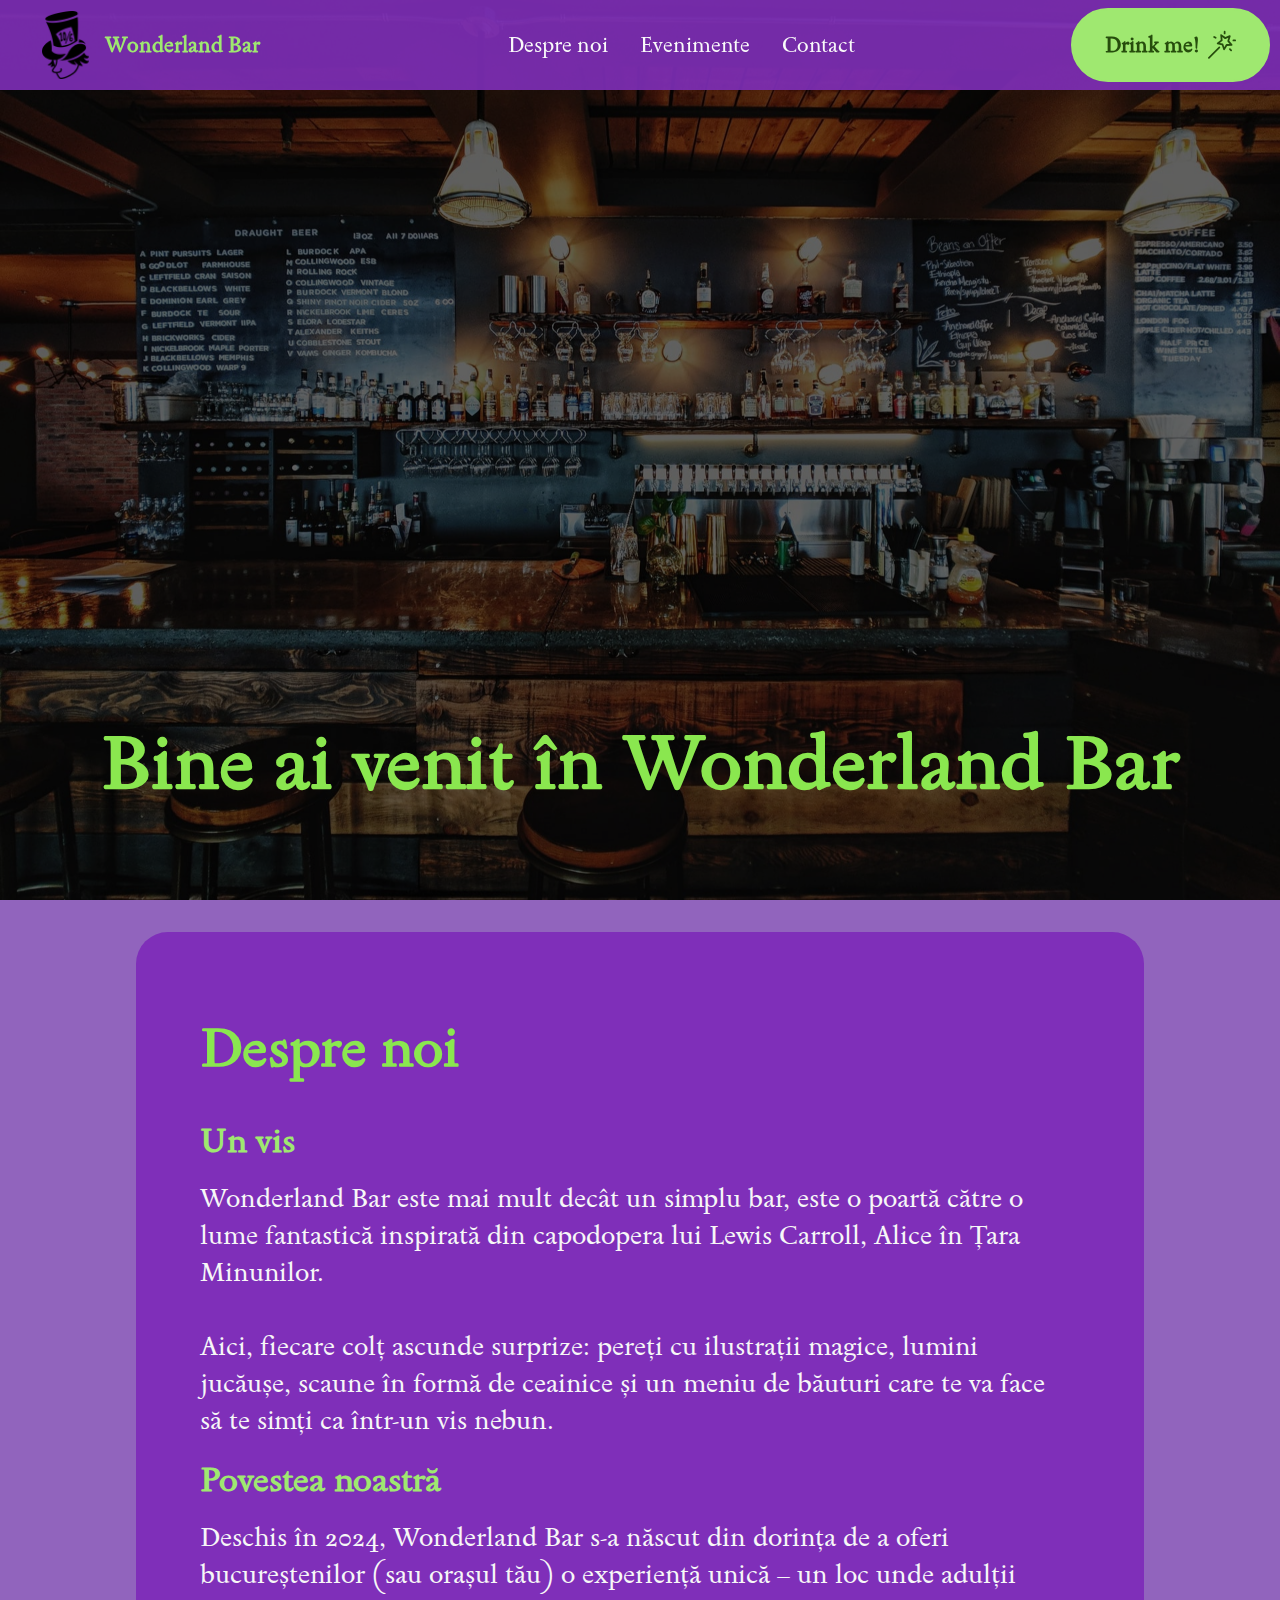
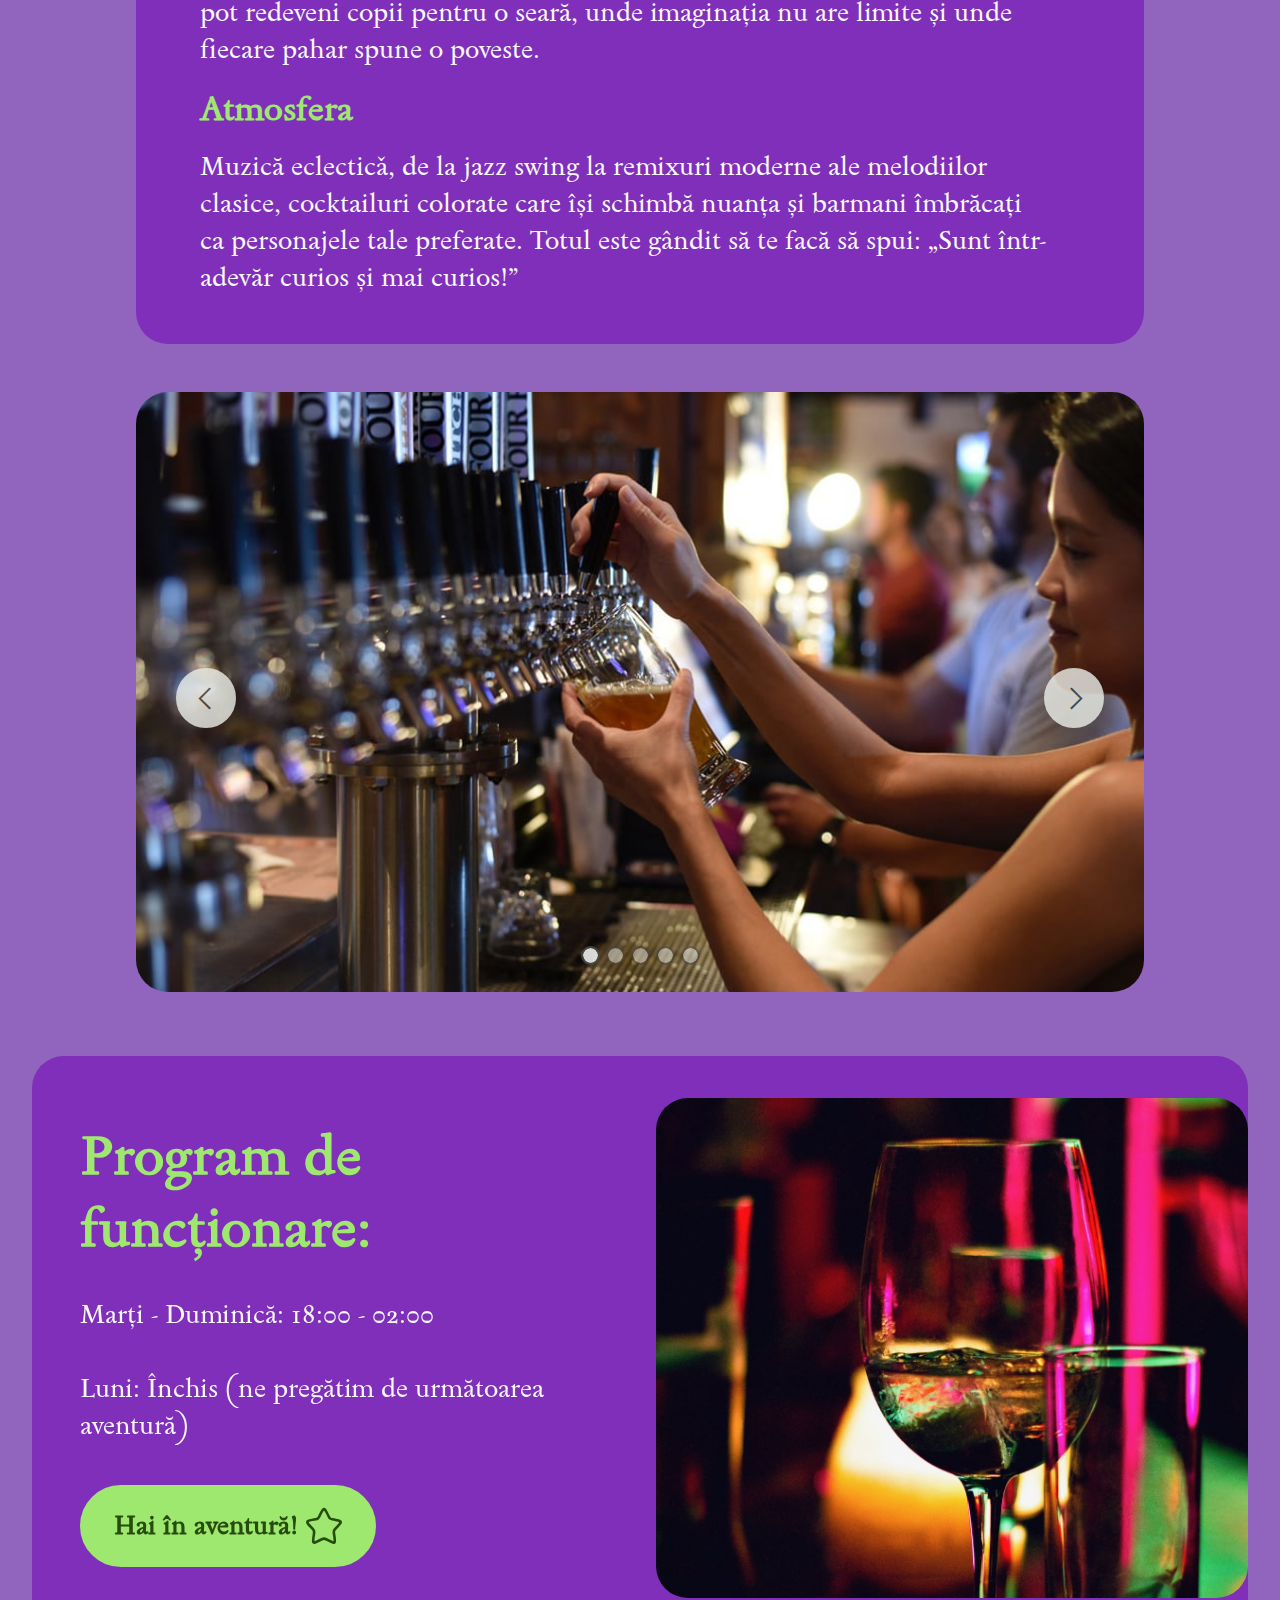
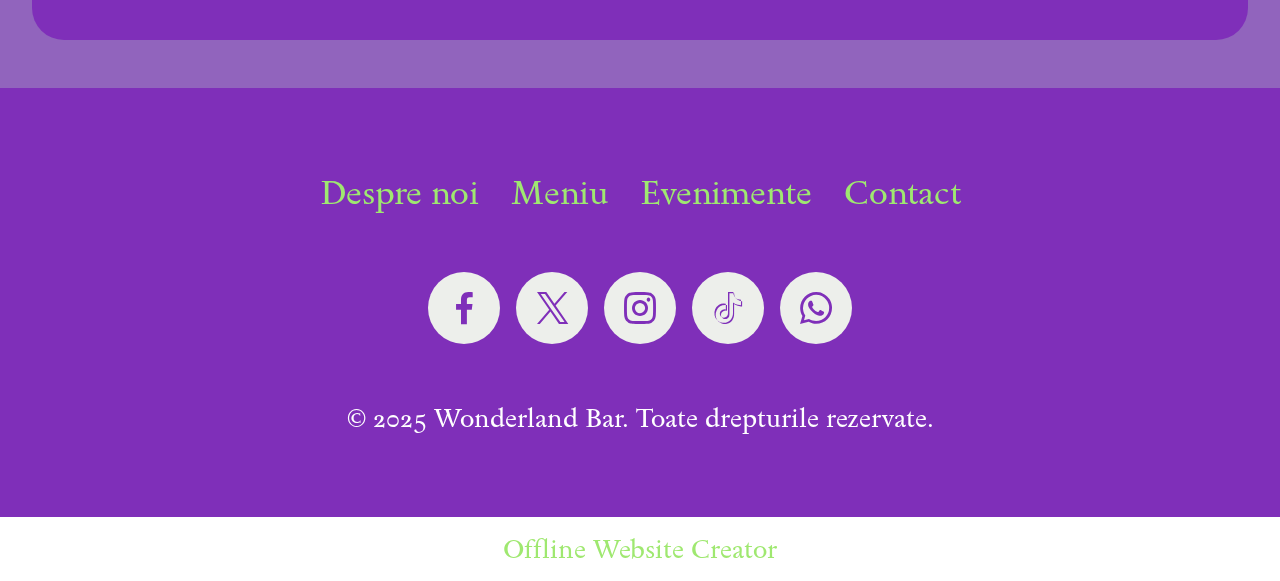
<file: index.html>
<!DOCTYPE html>
<html  >
<head>
  <!-- Site made with Mobirise Website Builder v6.1.12, https://mobirise.com -->
  <meta charset="UTF-8">
  <meta http-equiv="X-UA-Compatible" content="IE=edge">
  <meta name="generator" content="Mobirise v6.1.12, mobirise.com">
  <meta name="viewport" content="width=device-width, initial-scale=1, minimum-scale=1">
  <link rel="shortcut icon" href="assets/images/logo-wonderland-96x140.png" type="image/x-icon">
  <meta name="description" content="Wonderland Bar este mai mult decât un simplu bar, este o poartă către o lume fantastică. Aici, fiecare colț ascunde surprize. Alătură-te aventurii în Țara Minunilor!">
  
  
  <title>Wonderland Bar</title>
  <link rel="stylesheet" href="assets/web/assets/mobirise-icons2/mobirise2.css">
  <link rel="stylesheet" href="assets/web/assets/mobirise-icons/mobirise-icons.css">
  <link rel="stylesheet" href="assets/web/assets/mobirise-icons-bold/mobirise-icons-bold.css">
  <link rel="stylesheet" href="assets/bootstrap/css/bootstrap.min.css">
  <link rel="stylesheet" href="assets/parallax/jarallax.css">
  <link rel="stylesheet" href="assets/dropdown/css/style.css">
  <link rel="stylesheet" href="assets/socicon/css/styles.css">
  <link rel="stylesheet" href="assets/theme/css/style.css">
  <link rel="preload" href="https://fonts.googleapis.com/css?family=Sedan:400,400i&display=swap" as="style" onload="this.onload=null;this.rel='stylesheet'">
  <noscript><link rel="stylesheet" href="https://fonts.googleapis.com/css?family=Sedan:400,400i&display=swap"></noscript>
  <link rel="preload" as="style" href="assets/mobirise/css/mbr-additional.css?v=rVt4aY"><link rel="stylesheet" href="assets/mobirise/css/mbr-additional.css?v=rVt4aY" type="text/css">

  
  
  
</head>
<body>
  
  <section data-bs-version="5.1" class="menu menu6 cid-v87KVP2LzA" once="menu" id="menu06-2">
	

	<nav class="navbar navbar-dropdown opacityScrollOff navbar-fixed-top navbar-expand-lg">
		<div class="container">
			<div class="navbar-brand">
				<span class="navbar-logo">
					<a href="index.html">
						<img src="assets/images/logo-wonderland-96x140.png" alt="Mobirise Website Builder" style="height: 4.3rem;">
					</a>
				</span>
				<span class="navbar-caption-wrap"><a class="navbar-caption text-primary display-4" href="index.html">Wonderland Bar</a></span>
			</div>
			<button class="navbar-toggler" type="button" data-toggle="collapse" data-bs-toggle="collapse" data-target="#navbarSupportedContent" data-bs-target="#navbarSupportedContent" aria-controls="navbarNavAltMarkup" aria-expanded="false" aria-label="Toggle navigation">
				<div class="hamburger">
					<span></span>
					<span></span>
					<span></span>
					<span></span>
				</div>
			</button>
			<div class="collapse navbar-collapse opacityScrollOff" id="navbarSupportedContent">
				<ul class="navbar-nav nav-dropdown" data-app-modern-menu="true"><li class="nav-item">
						<a class="nav-link link text-white text-primary display-4" href="index.html#article09-9">Despre noi</a>
					</li><li class="nav-item">
						<a class="nav-link link text-white text-primary display-4" href="page1.html">Evenimente</a>
					</li>
					
					<li class="nav-item"><a class="nav-link link text-white text-primary display-4" href="page2.html">Contact</a></li></ul>
				
				<div class="navbar-buttons mbr-section-btn"><a class="btn btn-primary display-4" href="page3.html"><span class="mbrib-magic-stick mbr-iconfont mbr-iconfont-btn"></span>Drink me!</a></div>
			</div>
		</div>
	</nav>
</section>

<section data-bs-version="5.1" class="header16 cid-v87Lg86DMJ mbr-fullscreen mbr-parallax-background" id="header17-3">
  
  <div class="mbr-overlay" style="opacity: 0.6; background-color: rgb(0, 0, 0);"></div>
  <div class="container-fluid">
    <div class="row">
      <div class="content-wrap col-12 col-md-12">
        <h1 class="mbr-section-title mbr-fonts-style mbr-white mb-4 display-1"><strong>Bine ai venit în Wonderland Bar</strong></h1>
        
        
        
      </div>
    </div>
  </div>
</section>

<section data-bs-version="5.1" class="article9 cid-v8876tt84I" id="article09-9">
  

  
  
  <div class="container">
    <div class="row justify-content-center">
      <div class="card col-md-12 col-lg-10">
        <div class="card-wrapper">
          <div class="card-content-text">
            <h2 class="card-title mbr-fonts-style mbr-white mt-3 mb-4 display-2"><strong>Despre noi</strong></h2>
          <div class="row card-box align-left">
            <div class="item features-without-image col-12">
              <div class="item-wrapper">
                <h3 class="mbr-section-subtitle mbr-fonts-style mb-3 display-5"><strong>Un vis</strong></h3>
                <p class="mbr-text mbr-fonts-style display-7">Wonderland Bar este mai mult decât un simplu bar, este o poartă către o lume fantastică inspirată din capodopera lui Lewis Carroll, Alice în Țara Minunilor.
<br>
<br>Aici, fiecare colț ascunde surprize: pereți cu ilustrații magice, lumini jucăușe, scaune în formă de ceainice și un meniu de băuturi care te va face să te simți ca într-un vis nebun.<br>
                </p>
              </div>
            </div>
            <div class="item features-without-image col-12">
              <div class="item-wrapper">
                <h3 class="mbr-section-subtitle mbr-fonts-style mb-3 display-5"><strong>Povestea noastră</strong></h3>
                <p class="mbr-text mbr-fonts-style display-7">
                  Deschis în 2024, Wonderland Bar s-a născut din dorința de a oferi bucureștenilor (sau orașul tău) o experiență unică – un loc unde adulții pot redeveni copii pentru o seară, unde imaginația nu are limite și unde fiecare pahar spune o poveste.<br>
                </p>
              </div>
            </div>
            <div class="item features-without-image col-12">
              <div class="item-wrapper">
                <h3 class="mbr-section-subtitle mbr-fonts-style mb-3 display-5">
                  <strong>Atmosfera</strong>
                </h3>
                <p class="mbr-text mbr-fonts-style display-7">
                  Muzică eclecticǎ, de la jazz swing la remixuri moderne ale melodiilor clasice, cocktailuri colorate care își schimbă nuanța și barmani îmbrăcați ca personajele tale preferate. Totul este gândit să te facă să spui: „Sunt într-adevăr curios și mai curios!”<br>
                </p>
              </div>
            </div>
          </div>
          </div>
          <div class="image-wrapper d-flex justify-content-center mt-3">
            
          </div>
        </div>
      </div>
    </div>
  </div>
</section>

<section data-bs-version="5.1" class="slider05 cid-v885VfEMZN" id="slider05-8">
    

    <div class="container">
        <div class="row justify-content-center">
            <div class="col-12 col-md-10">
                <div class="carousel slide" id="v88J4decw8" data-interval="5000" data-bs-interval="5000">
                    <ol class="carousel-indicators">
                        <li data-slide-to="0" data-bs-slide-to="0" class="active" data-target="#v88J4decw8" data-bs-target="#v88J4decw8"></li>
                        <li data-slide-to="1" data-bs-slide-to="1" data-target="#v88J4decw8" data-bs-target="#v88J4decw8"></li>
                        <li data-slide-to="2" data-bs-slide-to="2" data-target="#v88J4decw8" data-bs-target="#v88J4decw8"></li><li data-slide-to="3" data-bs-slide-to="3" data-target="#v88J4decw8" data-bs-target="#v88J4decw8"></li><li data-slide-to="4" data-bs-slide-to="4" data-target="#v88J4decw8" data-bs-target="#v88J4decw8"></li>
                    </ol>
                    <div class="carousel-inner">
                        <div class="carousel-item slider-image item active">
                            <div class="item-wrapper">
                                
                                <img class="d-block w-100" src="assets/images/wonderland1-1000x667.jpg" alt="Mobirise Website Builder" data-slide-to="0" data-bs-slide-to="0">
                            </div>
                        </div>
                        <div class="carousel-item slider-image item">
                            <div class="item-wrapper">
                                
                                <img class="d-block w-100" src="assets/images/wonderland5-1000x667.jpg" alt="Mobirise Website Builder" data-slide-to="1" data-bs-slide-to="1">
                            </div>
                        </div>
                        <div class="carousel-item slider-image item">
                            <div class="item-wrapper">
                                
                                <img class="d-block w-100" src="assets/images/wonderland4-1800x1200.jpg" alt="Mobirise Website Builder" data-slide-to="2" data-bs-slide-to="2">
                            </div>
                        </div><div class="carousel-item slider-image item">
                            <div class="item-wrapper">
                                
                                <img class="d-block w-100" src="assets/images/wonderland2-1000x667.jpg" alt="Mobirise Website Builder" data-slide-to="3" data-bs-slide-to="3">
                            </div>
                        </div><div class="carousel-item slider-image item">
                            <div class="item-wrapper">
                                
                                <img class="d-block w-100" src="assets/images/photo-1509669803555-fd5edd8d5a41-1000x667.jpg" alt="Mobirise Website Builder" data-slide-to="4" data-bs-slide-to="4">
                            </div>
                        </div>
                    </div>
                    <a class="carousel-control carousel-control-prev" role="button" data-slide="prev" data-bs-slide="prev" href="#v88J4decw8">
                        <span class="mobi-mbri mobi-mbri-arrow-prev" aria-hidden="true"></span>
                        <span class="sr-only visually-hidden">Previous</span>
                    </a>
                    <a class="carousel-control carousel-control-next" role="button" data-slide="next" data-bs-slide="next" href="#v88J4decw8">
                        <span class="mobi-mbri mobi-mbri-arrow-next" aria-hidden="true"></span>
                        <span class="sr-only visually-hidden">Next</span>
                    </a>
                </div>
            </div>
        </div>
    </div>
</section>

<section data-bs-version="5.1" class="start article05 cid-v88bOGJwkU" id="article05-c">
  

  
  

  <div class="container">
    <div class="row justify-content-center align-items-center">
      <div class="col-12">
        <div class="card-wrapper">
          <div class="row">
            <div class="col-12 col-md-12 col-lg-6 image-wrapper">
              <img class="w-100" src="assets/images/photo-1437418747212-8d9709afab22-1256x1887.jpeg" alt="Mobirise Website Builder">
            </div>
            <div class="col-12 col-lg col-md-12">
              <div class="text-wrapper align-left">
                <h2 class="mbr-section-title mbr-fonts-style mb-4 display-2"><strong>Program de funcționare:</strong></h2>
                <p class="mbr-text mbr-fonts-style mb-4 display-7">Marți - Duminică: 18:00 - 02:00
<br><br>Luni: Închis (ne pregătim de următoarea aventură)<br>
                </p>
                <div class="mbr-section-btn mt-3"><a class="btn btn-lg btn-primary display-7" href="page1.html"><span class="mbrib-star mbr-iconfont mbr-iconfont-btn"></span>Hai în aventură!</a></div>
              </div>
            </div>
          </div>
        </div>
      </div>
    </div>
  </div>
</section>

<section data-bs-version="5.1" class="footer3 cid-v888wkiFgJ" once="footers" id="footer03-a">

        

    

    <div class="container">
        <div class="row">
            <div class="row-links">
                <ul class="header-menu">
                  
                  
                  
                  
                <li class="header-menu-item mbr-fonts-style display-5"><a href="index.html#article09-9" class="text-primary">Despre noi</a></li><li class="header-menu-item mbr-fonts-style display-5"><a href="page3.html" class="text-primary">Meniu</a></li><li class="header-menu-item mbr-fonts-style display-5"><a href="page1.html" class="text-secondary">Evenimente</a></li><li class="header-menu-item mbr-fonts-style display-5"><a href="page2.html" class="text-secondary">Contact</a><br></li></ul>
              </div>

            <div class="col-12 mt-4">
                <div class="social-row">
                    <div class="soc-item">
                        <a href="https://www.facebook.com/" target="_blank">
                            <span class="mbr-iconfont display-7 socicon-facebook socicon"></span>
                        </a>
                    </div>
                    <div class="soc-item">
                        <a href="https://x.com/?lang=ro" target="_blank">
                            <span class="mbr-iconfont socicon-twitter socicon"></span>
                        </a>
                    </div>
                    <div class="soc-item">
                        <a href="https://www.instagram.com/" target="_blank">
                            <span class="mbr-iconfont socicon-instagram socicon"></span>
                        </a>
                    </div>
                    <div class="soc-item">
                        <a href="https://www.tiktok.com/" target="_blank">
                            <span class="mbr-iconfont socicon-tiktok socicon"></span>
                        </a>
                    </div>
                    <div class="soc-item">
                        <a href="https://web.whatsapp.com/" target="_blank">
                            <span class="mbr-iconfont socicon-whatsapp socicon"></span>
                        </a>
                    </div>
                </div>
            </div>
            <div class="col-12 mt-5">
                <p class="mbr-fonts-style copyright display-7">
                    © 2025 Wonderland Bar. Toate drepturile rezervate.
                </p>
            </div>
        </div>
    </div>
</section><section class="display-7" style="padding: 0;align-items: center;justify-content: center;flex-wrap: wrap;    align-content: center;display: flex;position: relative;height: 4rem;"><a href="https://mobiri.se/4419342" style="flex: 1 1;height: 4rem;position: absolute;width: 100%;z-index: 1;"><img alt="" style="height: 4rem;" src="[data-uri]"></a><p style="margin: 0;text-align: center;" class="display-7">&#8204;</p><a style="z-index:1" href="https://mobirise.com/offline-website-builder.html">Offline Website Creator</a></section><script src="assets/bootstrap/js/bootstrap.bundle.min.js"></script>  <script src="assets/parallax/jarallax.js"></script>  <script src="assets/smoothscroll/smooth-scroll.js"></script>  <script src="assets/ytplayer/index.js"></script>  <script src="assets/dropdown/js/navbar-dropdown.js"></script>  <script src="assets/theme/js/script.js"></script>  
  
  
</body>
</html>
</file>
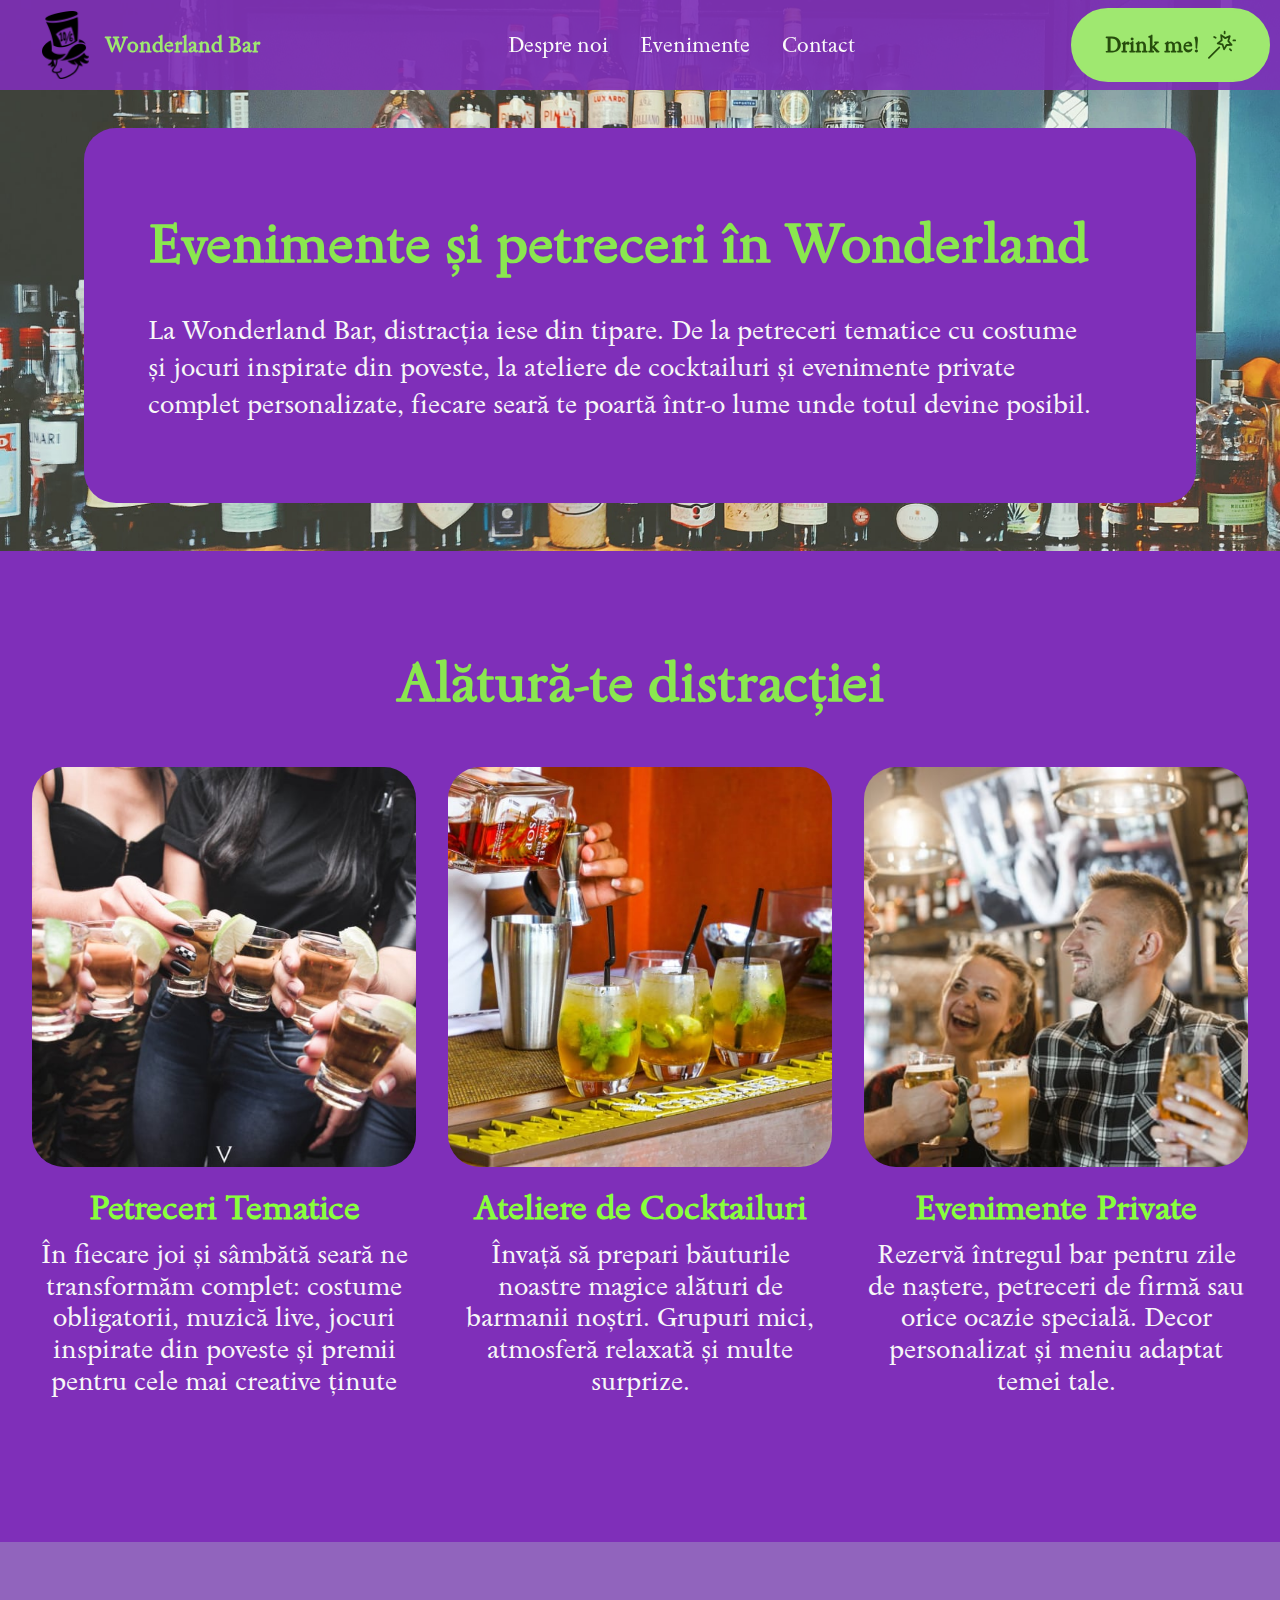
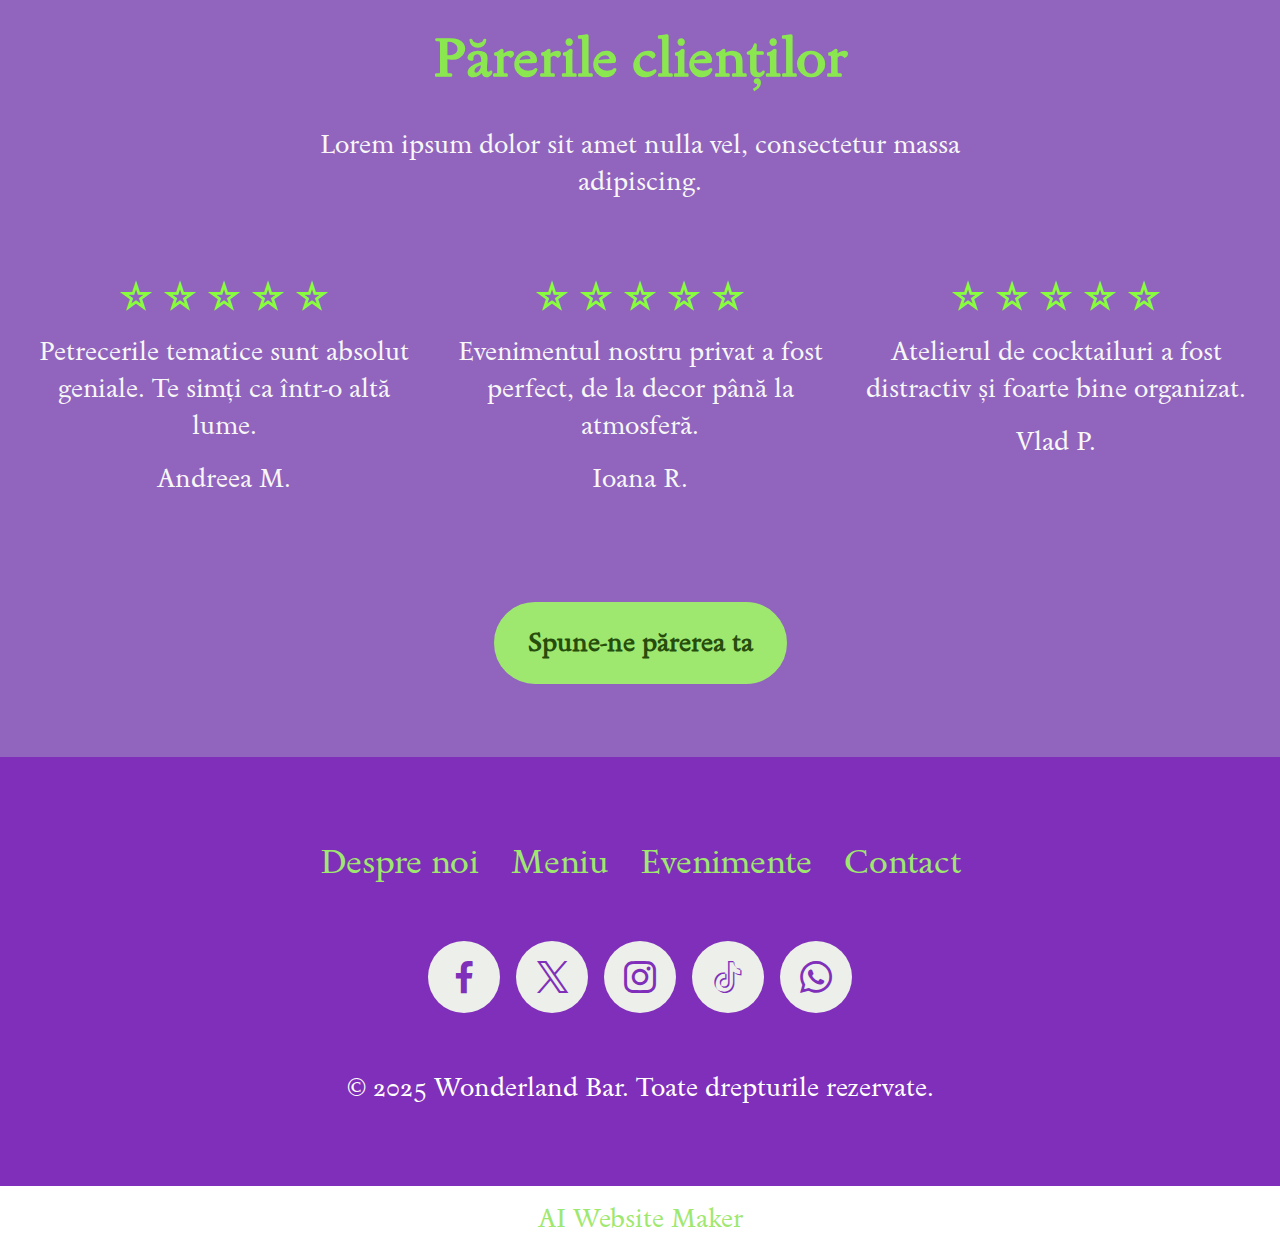
<file: page1.html>
<!DOCTYPE html>
<html  >
<head>
  <!-- Site made with Mobirise Website Builder v6.1.12, https://mobirise.com -->
  <meta charset="UTF-8">
  <meta http-equiv="X-UA-Compatible" content="IE=edge">
  <meta name="generator" content="Mobirise v6.1.12, mobirise.com">
  <meta name="viewport" content="width=device-width, initial-scale=1, minimum-scale=1">
  <link rel="shortcut icon" href="assets/images/logo-wonderland-96x140.png" type="image/x-icon">
  <meta name="description" content="">
  
  
  <title>Evenimente</title>
  <link rel="stylesheet" href="assets/web/assets/mobirise-icons2/mobirise2.css">
  <link rel="stylesheet" href="assets/web/assets/mobirise-icons/mobirise-icons.css">
  <link rel="stylesheet" href="assets/web/assets/mobirise-icons-bold/mobirise-icons-bold.css">
  <link rel="stylesheet" href="assets/bootstrap/css/bootstrap.min.css">
  <link rel="stylesheet" href="assets/parallax/jarallax.css">
  <link rel="stylesheet" href="assets/dropdown/css/style.css">
  <link rel="stylesheet" href="assets/socicon/css/styles.css">
  <link rel="stylesheet" href="assets/theme/css/style.css">
  <link rel="preload" href="https://fonts.googleapis.com/css?family=Sedan:400,400i&display=swap" as="style" onload="this.onload=null;this.rel='stylesheet'">
  <noscript><link rel="stylesheet" href="https://fonts.googleapis.com/css?family=Sedan:400,400i&display=swap"></noscript>
  <link rel="preload" as="style" href="assets/mobirise/css/mbr-additional.css?v=v4NCh1"><link rel="stylesheet" href="assets/mobirise/css/mbr-additional.css?v=v4NCh1" type="text/css">

  
  
  
</head>
<body>
  
  <section data-bs-version="5.1" class="menu menu6 cid-v87KVP2LzA" once="menu" id="menu06-e">
	

	<nav class="navbar navbar-dropdown opacityScrollOff navbar-fixed-top navbar-expand-lg">
		<div class="container">
			<div class="navbar-brand">
				<span class="navbar-logo">
					<a href="index.html">
						<img src="assets/images/logo-wonderland-96x140.png" alt="Mobirise Website Builder" style="height: 4.3rem;">
					</a>
				</span>
				<span class="navbar-caption-wrap"><a class="navbar-caption text-primary display-4" href="index.html">Wonderland Bar</a></span>
			</div>
			<button class="navbar-toggler" type="button" data-toggle="collapse" data-bs-toggle="collapse" data-target="#navbarSupportedContent" data-bs-target="#navbarSupportedContent" aria-controls="navbarNavAltMarkup" aria-expanded="false" aria-label="Toggle navigation">
				<div class="hamburger">
					<span></span>
					<span></span>
					<span></span>
					<span></span>
				</div>
			</button>
			<div class="collapse navbar-collapse opacityScrollOff" id="navbarSupportedContent">
				<ul class="navbar-nav nav-dropdown" data-app-modern-menu="true"><li class="nav-item">
						<a class="nav-link link text-white text-primary display-4" href="index.html#article09-9">Despre noi</a>
					</li><li class="nav-item">
						<a class="nav-link link text-white text-primary display-4" href="page1.html">Evenimente</a>
					</li>
					
					<li class="nav-item"><a class="nav-link link text-white text-primary display-4" href="page2.html">Contact</a></li></ul>
				
				<div class="navbar-buttons mbr-section-btn"><a class="btn btn-primary display-4" href="page3.html"><span class="mbrib-magic-stick mbr-iconfont mbr-iconfont-btn"></span>Drink me!</a></div>
			</div>
		</div>
	</nav>
</section>

<section data-bs-version="5.1" class="article07 cid-v88ilo36Jx mbr-parallax-background" id="article07-l">
  

  
  <div class="mbr-overlay" style="opacity: 0.1; background-color: rgb(188, 239, 155);"></div>
  <div class="container">
    <div class="row justify-content-center">
      <div class="card col-md-12 col-lg-11">
        <div class="card-wrapper">
          <h1 class="card-title mbr-fonts-style mbr-white mt-3 mb-4 display-2"><strong>Evenimente și petreceri în Wonderland</strong></h1>
          <div class="row card-box align-left">
            <div class="item features-without-image col-12">
              <div class="item-wrapper">
                
                <p class="mbr-text mbr-fonts-style display-7">La Wonderland Bar, distracția iese din tipare. De la petreceri tematice cu costume și jocuri inspirate din poveste, la ateliere de cocktailuri și evenimente private complet personalizate, fiecare seară te poartă într-o lume unde totul devine posibil.&nbsp;<br></p>
              </div>
            </div>
            
            
            
          </div>
          
        </div>
      </div>
    </div>
  </div>
</section>

<section data-bs-version="5.1" class="people03 cid-v88iRitz64" id="people03-m">
	
	
	<div class="container">
		<div class="row justify-content-center">
			<div class="col-12 content-head">
				<div class="mbr-section-head mb-5">
					<h2 class="mbr-section-title mbr-fonts-style align-center mb-0 display-2">
						<strong>Alătură-te distracției</strong></h2>
					
				</div>
			</div>
		</div>
		<div class="row">
			<div class="item features-image col-12 col-md-6 col-lg-4">
				<div class="item-wrapper">
					<div class="item-img mb-3">
						<img src="assets/images/eveniment1-815x540.jpg" alt="Mobirise Website Builder" title="">
					</div>
					<div class="item-content align-left">
						<h3 class="item-title mbr-fonts-style display-5"><strong>Petreceri Tematice</strong></h3>
						<h4 class="item-subtitle mbr-fonts-style mb-3 display-7">În fiecare joi și sâmbătă seară ne transformăm complet: costume obligatorii, muzică live, jocuri inspirate din poveste și premii pentru cele mai creative ținute</h4>
						
					</div>
					
				</div>
			</div>
			<div class="item features-image col-12 col-md-6 col-lg-4">
				<div class="item-wrapper">
					<div class="item-img mb-3">
						<img src="assets/images/eveniment2-815x529.jpg" alt="Mobirise Website Builder" title="">
					</div>
					<div class="item-content align-left">
						<h3 class="item-title mbr-fonts-style display-5"><strong>Ateliere de Cocktailuri</strong></h3>
						<h4 class="item-subtitle mbr-fonts-style mb-3 display-7">Învață să prepari băuturile noastre magice alături de barmanii noștri. Grupuri mici, atmosferă relaxată și multe surprize.</h4>
						
					</div>
					
				</div>
			</div>
			<div class="item features-image col-12 col-md-6 col-lg-4">
				<div class="item-wrapper">
					<div class="item-img mb-3">
						<img src="assets/images/eveniment3-626x417.jpg" alt="Mobirise Website Builder" title="">
					</div>
					<div class="item-content align-left">
						<h3 class="item-title mbr-fonts-style display-5"><strong>Evenimente Private</strong></h3>
						<h4 class="item-subtitle mbr-fonts-style mb-3 display-7">Rezervă întregul bar pentru zile de naștere, petreceri de firmă sau orice ocazie specială. Decor personalizat și meniu adaptat temei tale.</h4>
						
					</div>
					
				</div>
			</div>
		</div>
	</div>
</section>

<section data-bs-version="5.1" class="people02 cid-v88kLiOzSH" id="people02-n">
	

	
	
	<div class="container">
		<div class="row mb-5 justify-content-center">
			<div class="col-12 content-head">
				<h2 class="mbr-section-title mbr-fonts-style align-center mb-4 display-2"><strong>Părerile clienților</strong></h2>
				<h3 class="mbr-section-subtitle mbr-fonts-style align-center mb-4 display-7">
					Lorem ipsum dolor sit amet nulla vel, consectetur massa adipiscing.
				</h3>
			</div>
		</div>
		<div class="row">
				
				<div class="item features-without-image col-12 col-md-6 col-lg-4 mb-5 active">
					<div class="item-wrapper">
						<div class="card-box align-center">
							<div class="iconfont-wrapper mb-3">
								<span class="mbr-iconfont mobi-mbri-star mobi-mbri"></span>
								<span class="mbr-iconfont mobi-mbri-star mobi-mbri"></span>
								<span class="mbr-iconfont mobi-mbri-star mobi-mbri"></span>
								<span class="mbr-iconfont mobi-mbri-star mobi-mbri"></span>
								<span class="mbr-iconfont mobi-mbri-star mobi-mbri"></span>
							</div>
							<h5 class="card-title mbr-fonts-style mb-3 display-7">Petrecerile tematice sunt absolut geniale. Te simți ca într-o altă lume.</h5>
							<p class="card-text mbr-fonts-style mb-0 display-7">
								Andreea M.
							</p>
						</div>
					</div>
				</div>
				<div class="item features-without-image col-12 col-md-6 col-lg-4 mb-5">
					<div class="item-wrapper">
						<div class="card-box align-center">
							<div class="iconfont-wrapper mb-3">
								<span class="mbr-iconfont mobi-mbri-star mobi-mbri"></span>
								<span class="mbr-iconfont mobi-mbri-star mobi-mbri"></span>
								<span class="mbr-iconfont mobi-mbri-star mobi-mbri"></span>
								<span class="mbr-iconfont mobi-mbri-star mobi-mbri"></span>
								<span class="mbr-iconfont mobi-mbri-star mobi-mbri"></span>
							</div>
							<h5 class="card-title mbr-fonts-style mb-3 display-7">Evenimentul nostru privat a fost perfect, de la decor până la atmosferă.</h5>
							<p class="card-text mbr-fonts-style mb-0 display-7">
								Ioana R.
							</p>
						</div>
					</div>
				</div><div class="item features-without-image col-12 col-md-6 col-lg-4 mb-5">
					<div class="item-wrapper">
						<div class="card-box align-center">
							<div class="iconfont-wrapper mb-3">
								<span class="mbr-iconfont mobi-mbri-star mobi-mbri"></span>
								<span class="mbr-iconfont mobi-mbri-star mobi-mbri"></span>
								<span class="mbr-iconfont mobi-mbri-star mobi-mbri"></span>
								<span class="mbr-iconfont mobi-mbri-star mobi-mbri"></span>
								<span class="mbr-iconfont mobi-mbri-star mobi-mbri"></span>
							</div>
							<h5 class="card-title mbr-fonts-style mb-3 display-7">Atelierul de cocktailuri a fost distractiv și foarte bine organizat.</h5>
							<p class="card-text mbr-fonts-style mb-0 display-7">
								Vlad P.
							</p>
						</div>
					</div>
				</div>
			</div>
		<div class="row mt-0 mt-md-5">
			<div class="col-12 align-center">
				<div class="mbr-section-btn"><a class="btn btn-primary display-7" href="page2.html">Spune-ne părerea ta</a></div>
			</div>
		</div>
	</div>
</section>

<section data-bs-version="5.1" class="footer3 cid-v888wkiFgJ" once="footers" id="footer03-f">

        

    

    <div class="container">
        <div class="row">
            <div class="row-links">
                <ul class="header-menu">
                  
                  
                  
                  
                <li class="header-menu-item mbr-fonts-style display-5"><a href="index.html#article09-9" class="text-primary">Despre noi</a></li><li class="header-menu-item mbr-fonts-style display-5"><a href="page3.html" class="text-primary">Meniu</a></li><li class="header-menu-item mbr-fonts-style display-5"><a href="page1.html" class="text-secondary">Evenimente</a></li><li class="header-menu-item mbr-fonts-style display-5"><a href="page2.html" class="text-secondary">Contact</a><br></li></ul>
              </div>

            <div class="col-12 mt-4">
                <div class="social-row">
                    <div class="soc-item">
                        <a href="https://www.facebook.com/" target="_blank">
                            <span class="mbr-iconfont display-7 socicon-facebook socicon"></span>
                        </a>
                    </div>
                    <div class="soc-item">
                        <a href="https://x.com/?lang=ro" target="_blank">
                            <span class="mbr-iconfont socicon-twitter socicon"></span>
                        </a>
                    </div>
                    <div class="soc-item">
                        <a href="https://www.instagram.com/" target="_blank">
                            <span class="mbr-iconfont socicon-instagram socicon"></span>
                        </a>
                    </div>
                    <div class="soc-item">
                        <a href="https://www.tiktok.com/" target="_blank">
                            <span class="mbr-iconfont socicon-tiktok socicon"></span>
                        </a>
                    </div>
                    <div class="soc-item">
                        <a href="https://web.whatsapp.com/" target="_blank">
                            <span class="mbr-iconfont socicon-whatsapp socicon"></span>
                        </a>
                    </div>
                </div>
            </div>
            <div class="col-12 mt-5">
                <p class="mbr-fonts-style copyright display-7">
                    © 2025 Wonderland Bar. Toate drepturile rezervate.
                </p>
            </div>
        </div>
    </div>
</section><section class="display-7" style="padding: 0;align-items: center;justify-content: center;flex-wrap: wrap;    align-content: center;display: flex;position: relative;height: 4rem;"><a href="https://mobiri.se/4419342" style="flex: 1 1;height: 4rem;position: absolute;width: 100%;z-index: 1;"><img alt="" style="height: 4rem;" src="[data-uri]"></a><p style="margin: 0;text-align: center;" class="display-7">&#8204;</p><a style="z-index:1" href="https://mobirise.com/builder/ai-website-maker.html">AI Website Maker</a></section><script src="assets/bootstrap/js/bootstrap.bundle.min.js"></script>  <script src="assets/parallax/jarallax.js"></script>  <script src="assets/smoothscroll/smooth-scroll.js"></script>  <script src="assets/ytplayer/index.js"></script>  <script src="assets/dropdown/js/navbar-dropdown.js"></script>  <script src="assets/theme/js/script.js"></script>  
  
  
</body>
</html>
</file>
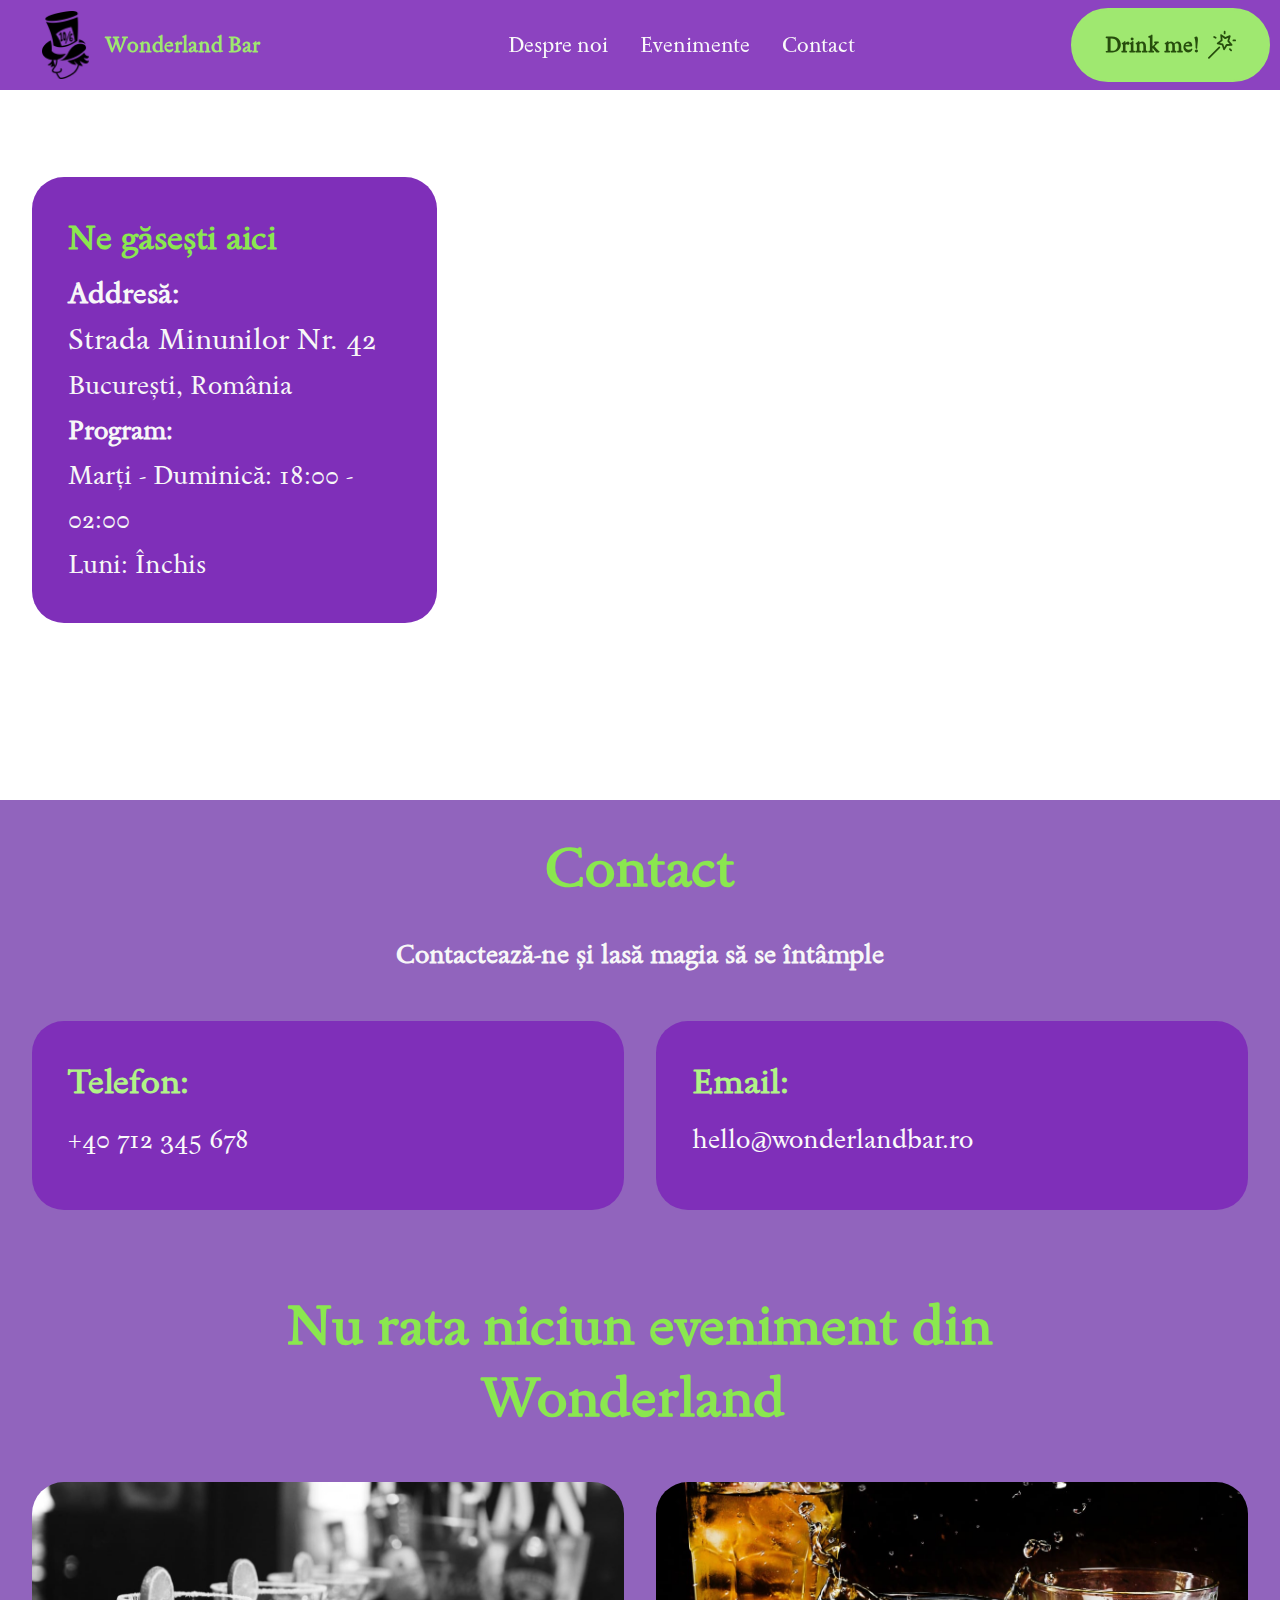
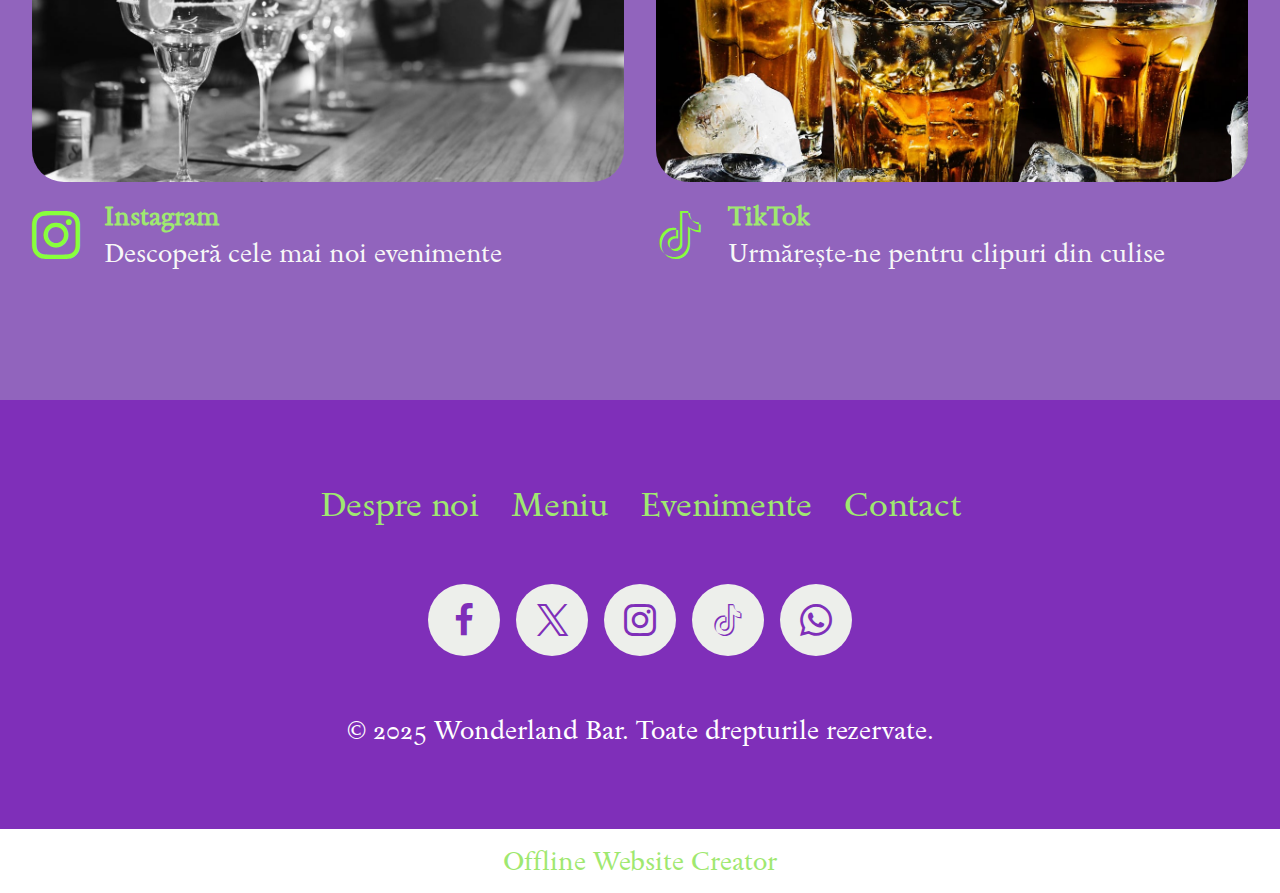
<file: page2.html>
<!DOCTYPE html>
<html  >
<head>
  <!-- Site made with Mobirise Website Builder v6.1.12, https://mobirise.com -->
  <meta charset="UTF-8">
  <meta http-equiv="X-UA-Compatible" content="IE=edge">
  <meta name="generator" content="Mobirise v6.1.12, mobirise.com">
  <meta name="viewport" content="width=device-width, initial-scale=1, minimum-scale=1">
  <link rel="shortcut icon" href="assets/images/logo-wonderland-96x140.png" type="image/x-icon">
  <meta name="description" content="">
  
  
  <title>Contact</title>
  <link rel="stylesheet" href="assets/web/assets/mobirise-icons2/mobirise2.css">
  <link rel="stylesheet" href="assets/web/assets/mobirise-icons/mobirise-icons.css">
  <link rel="stylesheet" href="assets/web/assets/mobirise-icons-bold/mobirise-icons-bold.css">
  <link rel="stylesheet" href="assets/bootstrap/css/bootstrap.min.css">
  <link rel="stylesheet" href="assets/dropdown/css/style.css">
  <link rel="stylesheet" href="assets/socicon/css/styles.css">
  <link rel="stylesheet" href="assets/theme/css/style.css">
  <link rel="preload" href="https://fonts.googleapis.com/css?family=Sedan:400,400i&display=swap" as="style" onload="this.onload=null;this.rel='stylesheet'">
  <noscript><link rel="stylesheet" href="https://fonts.googleapis.com/css?family=Sedan:400,400i&display=swap"></noscript>
  <link rel="preload" as="style" href="assets/mobirise/css/mbr-additional.css?v=xw3dBF"><link rel="stylesheet" href="assets/mobirise/css/mbr-additional.css?v=xw3dBF" type="text/css">

  
  
  
</head>
<body>
  
  <section data-bs-version="5.1" class="menu menu6 cid-v88fW64Lu9" once="menu" id="menu06-g">
	

	<nav class="navbar navbar-dropdown opacityScrollOff navbar-fixed-top navbar-expand-lg">
		<div class="container">
			<div class="navbar-brand">
				<span class="navbar-logo">
					<a href="index.html">
						<img src="assets/images/logo-wonderland-96x140.png" alt="Mobirise Website Builder" style="height: 4.3rem;">
					</a>
				</span>
				<span class="navbar-caption-wrap"><a class="navbar-caption text-primary display-4" href="index.html">Wonderland Bar</a></span>
			</div>
			<button class="navbar-toggler" type="button" data-toggle="collapse" data-bs-toggle="collapse" data-target="#navbarSupportedContent" data-bs-target="#navbarSupportedContent" aria-controls="navbarNavAltMarkup" aria-expanded="false" aria-label="Toggle navigation">
				<div class="hamburger">
					<span></span>
					<span></span>
					<span></span>
					<span></span>
				</div>
			</button>
			<div class="collapse navbar-collapse opacityScrollOff" id="navbarSupportedContent">
				<ul class="navbar-nav nav-dropdown" data-app-modern-menu="true"><li class="nav-item">
						<a class="nav-link link text-white text-primary display-4" href="index.html#article09-9">Despre noi</a>
					</li><li class="nav-item">
						<a class="nav-link link text-white text-primary display-4" href="page1.html">Evenimente</a>
					</li>
					
					<li class="nav-item"><a class="nav-link link text-white text-primary display-4" href="page2.html">Contact</a></li></ul>
				
				<div class="navbar-buttons mbr-section-btn"><a class="btn btn-primary display-4" href="page3.html"><span class="mbrib-magic-stick mbr-iconfont mbr-iconfont-btn"></span>Drink me!</a></div>
			</div>
		</div>
	</nav>
</section>

<section data-bs-version="5.1" class="contacts4 map1 cid-v88s6iXfFW" id="contacts04-s">

	

	<div class="main_wrapper">
		<div class="b_wrapper">
			<div class="container-fluid">
				<div class="row justify-content-start">
					<div class="col-md-5 col-lg-4 item-wrapper">
                        <h1 class="cardTitle mbr-fonts-style mb-2 display-5"><strong>Ne găsești aici</strong></h1>
                        <ul class="list mbr-fonts-style display-7">
                            <li class="mbr-text item-wrap"><strong style="font-size: 1.8rem;">Addresă:</strong><span style="font-size: 1.8rem;"> </span></li><li class="mbr-text item-wrap"><span style="font-size: 1.8rem;">Strada Minunilor Nr. 42</span><br></li><li class="mbr-text item-wrap">București, România</li><li class="mbr-text item-wrap"><strong>Program:</strong></li><li class="mbr-text item-wrap">Marți - Duminică: 18:00 - 02:00
</li><li class="mbr-text item-wrap">Luni: Închis</li><li class="mbr-text item-wrap">
</li>
                        </ul>
					</div>
				</div>
			</div>
		</div>
        <div class="google-map"><iframe frameborder="0" style="border:0" src="https://www.google.com/maps/embed?pb=!1m14!1m12!1m3!1d3646.2443494277118!2d26.096959522043143!3d44.43117900307281!2m3!1f0!2f0!3f0!3m2!1i1024!2i768!4f13.1!5e1!3m2!1sro!2sus!4v1768261622253!5m2!1sro!2sus" allowfullscreen=""></iframe></div>
	</div>
</section>

<section data-bs-version="5.1" class="contacts01 cid-v88s3K2x2P" id="contacts01-r">
    

    
    
    <div class="container">
        <div class="row justify-content-center">
            <div class="col-12 content-head">
                <div class="mbr-section-head mb-5">
                    <h2 class="mbr-section-title mbr-fonts-style align-center mb-0 display-2"><strong>Contact</strong></h2>
                    <h2 class="mbr-section-subtitle mbr-fonts-style align-center mb-0 mt-4 display-7"><strong>Contactează-ne și lasă magia să se întâmple</strong></h2>
                </div>
            </div>
        </div>
        <div class="row">
            <div class="item features-without-image col-12 col-md-6 active">
                <div class="item-wrapper">
                    <div class="text-wrapper">
                        <h3 class="card-title mbr-fonts-style mb-3 display-5">
                            <strong>Telefon:</strong>
                        </h3>
                        <p class="mbr-text mbr-fonts-style display-7">
                            <a href="tel:+12345678910" class="text-white">+40 712 345 678</a>
                        </p>
                    </div>
                </div>
            </div><div class="item features-without-image col-12 col-md-6">
                <div class="item-wrapper">
                    <div class="text-wrapper">
                        <h3 class="card-title mbr-fonts-style mb-3 display-5">
                            <strong>Email:</strong>
                        </h3>
                        <p class="mbr-text mbr-fonts-style display-7">
                            <a href="mailto:info@site.com" class="text-white">hello@wonderlandbar.ro</a>
                        </p>
                    </div>
                </div>
            </div>
            
            
            
        </div>
    </div>
</section>

<section data-bs-version="5.1" class="social01 cid-v88uHw5x2U" id="social01-t">
	

	
	
	<div class="container">
		<div class="row justify-content-center">
			<div class="col-12 content-head">
				<div class="mb-5">
					<h2 class="mbr-section-title mbr-fonts-style align-center mb-0 display-2"><strong>Nu rata niciun eveniment din Wonderland&nbsp;</strong></h2>
					
				</div>
			</div>
		</div>
		<div class="row">
			<div class="item features-without-image col-12 col-md-6 col-lg-6">
				<div class="item-img mb-3">
					<img src="assets/images/wonderland3-1-1256x837.jpeg" alt="Mobirise Website Builder">
				</div>
				<div class="item-wrapper">
					<span class="mbr-iconfont m-auto socicon-instagram socicon"></span>
					<div class="card-box">
						<h4 class="card-title mbr-fonts-style mb-0 display-7">
							<a href="https://www.instagram.com/" class="text-primary"><strong>Instagram</strong></a>
						</h4>
						<h5 class="card-text mbr-fonts-style display-7">Descoperă cele mai noi evenimente</h5>
					</div>
				</div>
			</div>
			<div class="item features-without-image col-12 col-md-6 col-lg-6">
				<div class="item-img mb-3">
					<img src="assets/images/alcohol2-1256x1323.jpg" alt="Mobirise Website Builder">
				</div>
				<div class="item-wrapper">
					<span class="mbr-iconfont m-auto socicon-tiktok socicon"></span>
					<div class="card-box">
						<h4 class="card-title mbr-fonts-style mb-0 display-7">
							<a href="https://www.tiktok.com/" class="text-primary"><strong>TikTok</strong></a>
						</h4>
						<h5 class="card-text mbr-fonts-style display-7">Urmărește-ne pentru clipuri din culise</h5>
					</div>
				</div>
			</div>
		</div>
	</div>
</section>

<section data-bs-version="5.1" class="footer3 cid-v88fW6A8n4" once="footers" id="footer03-h">

        

    

    <div class="container">
        <div class="row">
            <div class="row-links">
                <ul class="header-menu">
                  
                  
                  
                  
                <li class="header-menu-item mbr-fonts-style display-5"><a href="index.html#article09-9" class="text-primary">Despre noi</a></li><li class="header-menu-item mbr-fonts-style display-5"><a href="page3.html" class="text-primary">Meniu</a></li><li class="header-menu-item mbr-fonts-style display-5"><a href="page1.html" class="text-secondary">Evenimente</a></li><li class="header-menu-item mbr-fonts-style display-5"><a href="page2.html" class="text-secondary">Contact</a><br></li></ul>
              </div>

            <div class="col-12 mt-4">
                <div class="social-row">
                    <div class="soc-item">
                        <a href="https://www.facebook.com/" target="_blank">
                            <span class="mbr-iconfont display-7 socicon-facebook socicon"></span>
                        </a>
                    </div>
                    <div class="soc-item">
                        <a href="https://x.com/?lang=ro" target="_blank">
                            <span class="mbr-iconfont socicon-twitter socicon"></span>
                        </a>
                    </div>
                    <div class="soc-item">
                        <a href="https://www.instagram.com/" target="_blank">
                            <span class="mbr-iconfont socicon-instagram socicon"></span>
                        </a>
                    </div>
                    <div class="soc-item">
                        <a href="https://www.tiktok.com/" target="_blank">
                            <span class="mbr-iconfont socicon-tiktok socicon"></span>
                        </a>
                    </div>
                    <div class="soc-item">
                        <a href="https://web.whatsapp.com/" target="_blank">
                            <span class="mbr-iconfont socicon-whatsapp socicon"></span>
                        </a>
                    </div>
                </div>
            </div>
            <div class="col-12 mt-5">
                <p class="mbr-fonts-style copyright display-7">
                    © 2025 Wonderland Bar. Toate drepturile rezervate.
                </p>
            </div>
        </div>
    </div>
</section><section class="display-7" style="padding: 0;align-items: center;justify-content: center;flex-wrap: wrap;    align-content: center;display: flex;position: relative;height: 4rem;"><a href="https://mobiri.se/4419342" style="flex: 1 1;height: 4rem;position: absolute;width: 100%;z-index: 1;"><img alt="" style="height: 4rem;" src="[data-uri]"></a><p style="margin: 0;text-align: center;" class="display-7">&#8204;</p><a style="z-index:1" href="https://mobirise.com/offline-website-builder.html">Offline Website Creator</a></section><script src="assets/bootstrap/js/bootstrap.bundle.min.js"></script>  <script src="assets/smoothscroll/smooth-scroll.js"></script>  <script src="assets/ytplayer/index.js"></script>  <script src="assets/dropdown/js/navbar-dropdown.js"></script>  <script src="assets/theme/js/script.js"></script>  
  
  
</body>
</html>
</file>
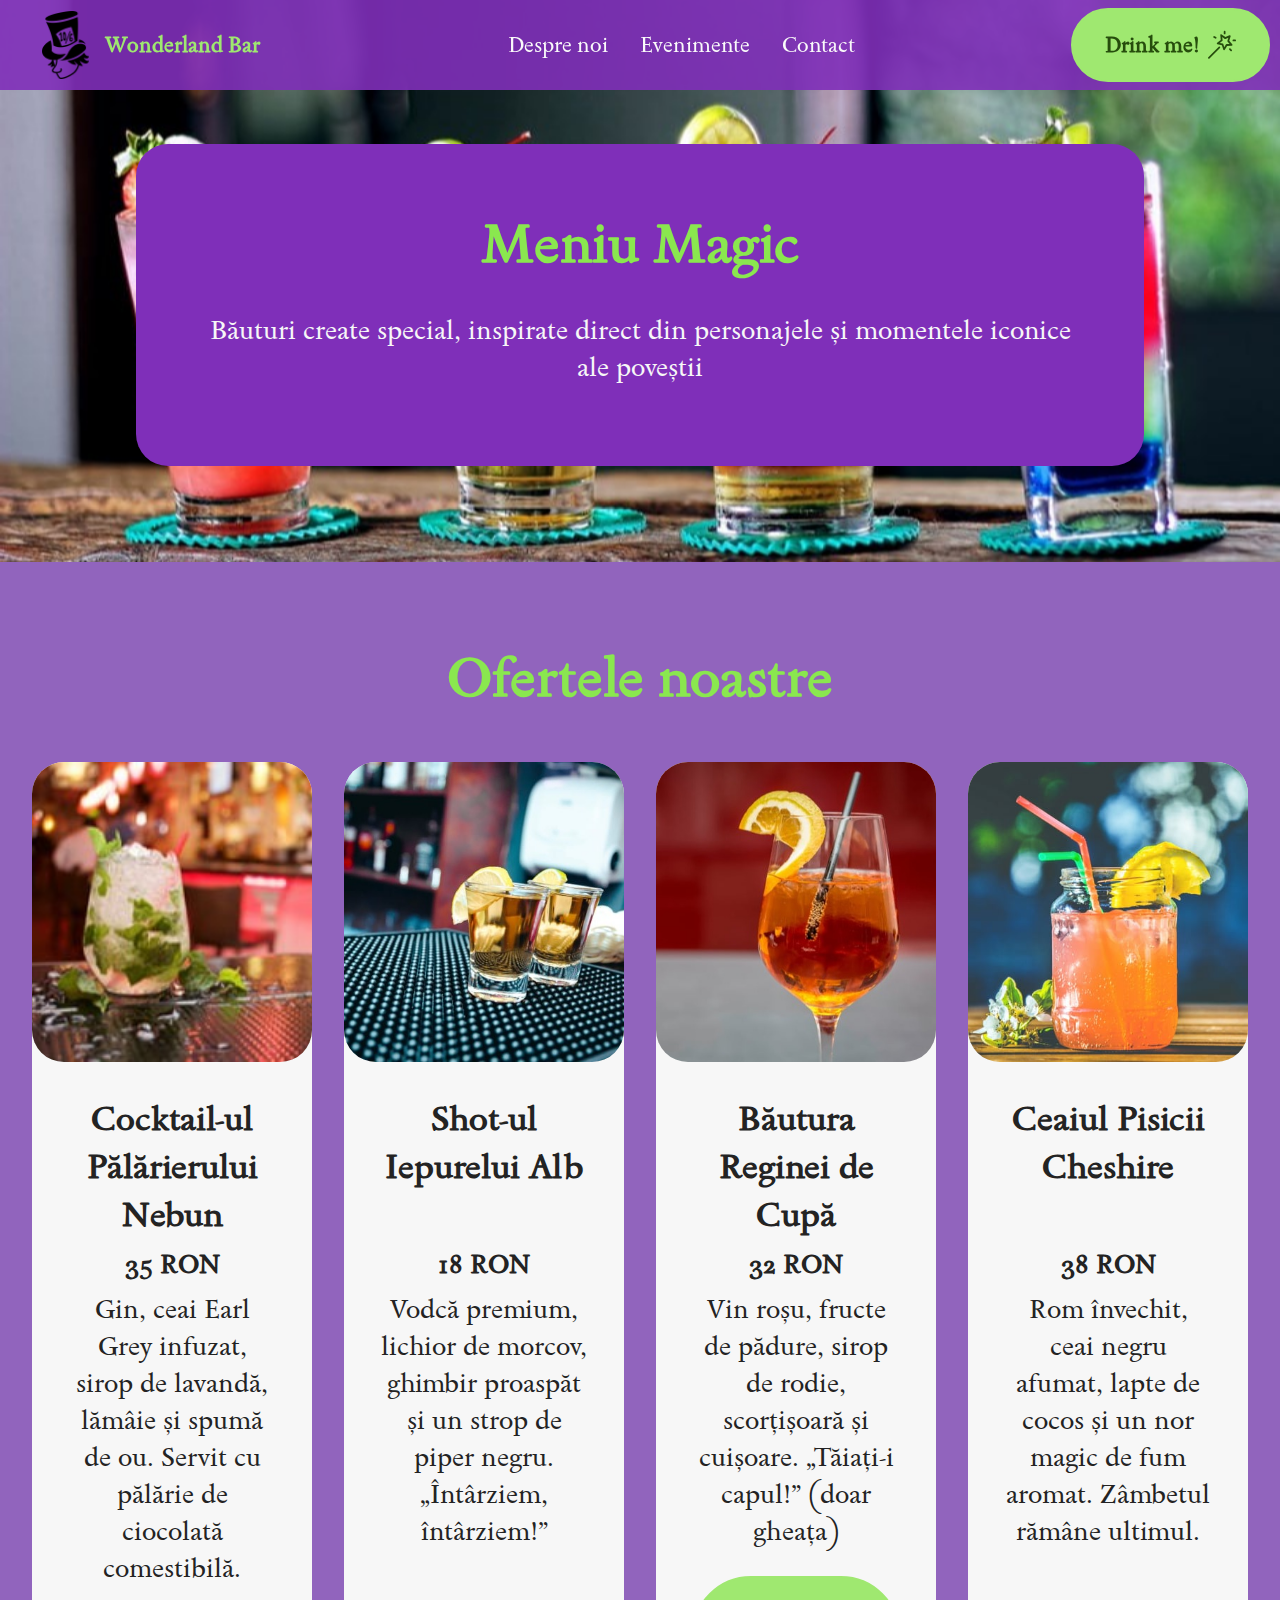
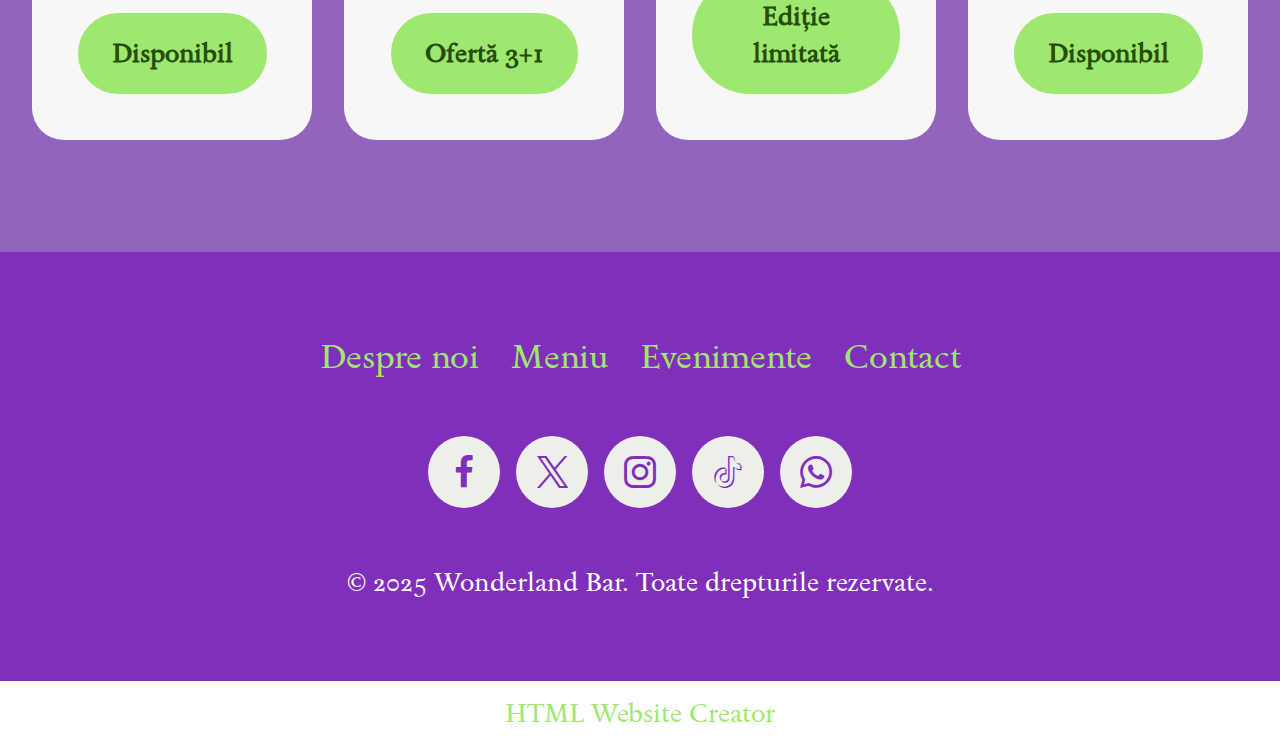
<file: page3.html>
<!DOCTYPE html>
<html  >
<head>
  <!-- Site made with Mobirise Website Builder v6.1.12, https://mobirise.com -->
  <meta charset="UTF-8">
  <meta http-equiv="X-UA-Compatible" content="IE=edge">
  <meta name="generator" content="Mobirise v6.1.12, mobirise.com">
  <meta name="viewport" content="width=device-width, initial-scale=1, minimum-scale=1">
  <link rel="shortcut icon" href="assets/images/logo-wonderland-96x140.png" type="image/x-icon">
  <meta name="description" content="">
  
  
  <title>Meniu</title>
  <link rel="stylesheet" href="assets/web/assets/mobirise-icons2/mobirise2.css">
  <link rel="stylesheet" href="assets/web/assets/mobirise-icons/mobirise-icons.css">
  <link rel="stylesheet" href="assets/web/assets/mobirise-icons-bold/mobirise-icons-bold.css">
  <link rel="stylesheet" href="assets/bootstrap/css/bootstrap.min.css">
  <link rel="stylesheet" href="assets/parallax/jarallax.css">
  <link rel="stylesheet" href="assets/dropdown/css/style.css">
  <link rel="stylesheet" href="assets/socicon/css/styles.css">
  <link rel="stylesheet" href="assets/theme/css/style.css">
  <link rel="preload" href="https://fonts.googleapis.com/css?family=Sedan:400,400i&display=swap" as="style" onload="this.onload=null;this.rel='stylesheet'">
  <noscript><link rel="stylesheet" href="https://fonts.googleapis.com/css?family=Sedan:400,400i&display=swap"></noscript>
  <link rel="preload" as="style" href="assets/mobirise/css/mbr-additional.css?v=WVoXlE"><link rel="stylesheet" href="assets/mobirise/css/mbr-additional.css?v=WVoXlE" type="text/css">

  
  
  
</head>
<body>
  
  <section data-bs-version="5.1" class="menu menu6 cid-v88fZJpDbe" once="menu" id="menu06-i">
	

	<nav class="navbar navbar-dropdown opacityScrollOff navbar-fixed-top navbar-expand-lg">
		<div class="container">
			<div class="navbar-brand">
				<span class="navbar-logo">
					<a href="index.html">
						<img src="assets/images/logo-wonderland-96x140.png" alt="Mobirise Website Builder" style="height: 4.3rem;">
					</a>
				</span>
				<span class="navbar-caption-wrap"><a class="navbar-caption text-primary display-4" href="index.html">Wonderland Bar</a></span>
			</div>
			<button class="navbar-toggler" type="button" data-toggle="collapse" data-bs-toggle="collapse" data-target="#navbarSupportedContent" data-bs-target="#navbarSupportedContent" aria-controls="navbarNavAltMarkup" aria-expanded="false" aria-label="Toggle navigation">
				<div class="hamburger">
					<span></span>
					<span></span>
					<span></span>
					<span></span>
				</div>
			</button>
			<div class="collapse navbar-collapse opacityScrollOff" id="navbarSupportedContent">
				<ul class="navbar-nav nav-dropdown" data-app-modern-menu="true"><li class="nav-item">
						<a class="nav-link link text-white text-primary display-4" href="index.html#article09-9">Despre noi</a>
					</li><li class="nav-item">
						<a class="nav-link link text-white text-primary display-4" href="page1.html">Evenimente</a>
					</li>
					
					<li class="nav-item"><a class="nav-link link text-white text-primary display-4" href="page2.html">Contact</a></li></ul>
				
				<div class="navbar-buttons mbr-section-btn"><a class="btn btn-primary display-4" href="page3.html"><span class="mbrib-magic-stick mbr-iconfont mbr-iconfont-btn"></span>Drink me!</a></div>
			</div>
		</div>
	</nav>
</section>

<section data-bs-version="5.1" class="article13 cid-v88oBV6gXz mbr-parallax-background" id="article13-o">
    
    
    
    <div class="container">
        <div class="row justify-content-center">
            <div class="card col-md-12 col-lg-10">
                <div class="card-wrapper">
                    <div class="card-box align-left">
                        <h1 class="card-title mbr-fonts-style display-2"><strong>Meniu Magic</strong></h1>
                        <p class="mbr-text mbr-fonts-style mt-4 display-7">
                        Băuturi create special, inspirate direct din personajele și momentele iconice ale poveștii
                        </p>
                        
                    </div>
                </div>
            </div>
        </div>
    </div>
</section>

<section data-bs-version="5.1" class="pricing02 cid-v88poFFz7j" id="pricing02-p">
  
  
  <div class="container-fluid">
    <div class="row justify-content-center">
      <div class="col-12 content-head">
        <div class="mbr-section-head mb-5">
          <h2 class="mbr-section-title mbr-fonts-style align-center mb-0 display-2">
            <strong>Ofertele noastre</strong></h2>
          
          
        </div>
      </div>
    </div>
    <div class="row">
      <div class="item features-image col-12 col-md-6 col-lg-3">
        <div class="item-wrapper">
          <div class="item-img">
            <img src="assets/images/cocktail-mad-hatter-300x189.jpeg" alt="Mobirise Website Builder" data-slide-to="0" data-bs-slide-to="0">
          </div>
          <div class="item-content">
            <h5 class="item-title mbr-fonts-style display-5"><strong>Cocktail-ul Pălărierului Nebun</strong><strong><br></strong></h5>
            <h6 class="item-subtitle mbr-fonts-style display-7"><strong>35 RON</strong><strong><br></strong></h6>
            <p class="mbr-text mbr-fonts-style display-7">
              Gin, ceai Earl Grey infuzat, sirop de lavandă, lămâie și spumă de ou. Servit cu pălărie de ciocolată comestibilă.<br>
            </p>
            <div class="mbr-section-btn item-footer"><a href="" class="btn item-btn btn-primary display-7">Disponibil</a></div>
          </div>

        </div>
      </div>
      <div class="item features-image col-12 col-md-6 col-lg-3">
        <div class="item-wrapper">
          <div class="item-img">
            <img src="assets/images/shot-white-rabbit-646x428.jpeg" alt="Mobirise Website Builder" data-slide-to="1" data-bs-slide-to="1">
          </div>
          <div class="item-content">
            <h5 class="item-title mbr-fonts-style display-5"><strong>Shot-ul Iepurelui Alb</strong><br><strong><br></strong></h5>
            <h6 class="item-subtitle mbr-fonts-style display-7"><strong>18 RON</strong></h6>
            <p class="mbr-text mbr-fonts-style display-7">
              Vodcă premium, lichior de morcov, ghimbir proaspăt și un strop de piper negru. „Întârziem, întârziem!”
            </p>
            <div class="mbr-section-btn item-footer"><a href="" class="btn item-btn btn-primary display-7">Ofertă 3+1</a></div>
          </div>
        </div>
      </div>
      <div class="item features-image col-12 col-md-6 col-lg-3">
        <div class="item-wrapper">
          <div class="item-img">
            <img src="assets/images/drink-queen-hearts-646x431.jpeg" alt="Mobirise Website Builder" data-slide-to="2" data-bs-slide-to="2">
          </div>
          <div class="item-content">
            <h5 class="item-title mbr-fonts-style display-5"><strong>Băutura Reginei de Cupă</strong></h5>
            <h6 class="item-subtitle mbr-fonts-style display-7"><strong>32 RON</strong></h6>
            <p class="mbr-text mbr-fonts-style display-7">
              Vin roșu, fructe de pădure, sirop de rodie, scorțișoară și cuișoare. „Tăiați-i capul!” (doar gheața)<br>
            </p>
            <div class="mbr-section-btn item-footer"><a href="" class="btn item-btn btn-primary display-7">Ediție limitată</a></div>
          </div>
        </div>
      </div><div class="item features-image col-12 col-md-6 col-lg-3">
        <div class="item-wrapper">
          <div class="item-img">
            <img src="assets/images/tea-cheshire-cat-646x423.jpg" alt="Mobirise Website Builder" data-slide-to="3" data-bs-slide-to="3">
          </div>
          <div class="item-content">
            <h5 class="item-title mbr-fonts-style display-5"><strong>Ceaiul Pisicii Cheshire</strong><br><strong><br></strong></h5>
            <h6 class="item-subtitle mbr-fonts-style display-7"><strong>38 RON</strong></h6>
            <p class="mbr-text mbr-fonts-style display-7">
              Rom învechit, ceai negru afumat, lapte de cocos și un nor magic de fum aromat. Zâmbetul rămâne ultimul.<br>
            </p>
            <div class="mbr-section-btn item-footer"><a href="" class="btn item-btn btn-primary display-7">Disponibil</a></div>
          </div>
        </div>
      </div>
    </div>
  </div>
</section>

<section data-bs-version="5.1" class="footer3 cid-v88fZKoy7n" once="footers" id="footer03-j">

        

    

    <div class="container">
        <div class="row">
            <div class="row-links">
                <ul class="header-menu">
                  
                  
                  
                  
                <li class="header-menu-item mbr-fonts-style display-5"><a href="index.html#article09-9" class="text-primary">Despre noi</a></li><li class="header-menu-item mbr-fonts-style display-5"><a href="page3.html" class="text-primary">Meniu</a></li><li class="header-menu-item mbr-fonts-style display-5"><a href="page1.html" class="text-secondary">Evenimente</a></li><li class="header-menu-item mbr-fonts-style display-5"><a href="page2.html" class="text-secondary">Contact</a><br></li></ul>
              </div>

            <div class="col-12 mt-4">
                <div class="social-row">
                    <div class="soc-item">
                        <a href="https://www.facebook.com/" target="_blank">
                            <span class="mbr-iconfont display-7 socicon-facebook socicon"></span>
                        </a>
                    </div>
                    <div class="soc-item">
                        <a href="https://x.com/?lang=ro" target="_blank">
                            <span class="mbr-iconfont socicon-twitter socicon"></span>
                        </a>
                    </div>
                    <div class="soc-item">
                        <a href="https://www.instagram.com/" target="_blank">
                            <span class="mbr-iconfont socicon-instagram socicon"></span>
                        </a>
                    </div>
                    <div class="soc-item">
                        <a href="https://www.tiktok.com/" target="_blank">
                            <span class="mbr-iconfont socicon-tiktok socicon"></span>
                        </a>
                    </div>
                    <div class="soc-item">
                        <a href="https://web.whatsapp.com/" target="_blank">
                            <span class="mbr-iconfont socicon-whatsapp socicon"></span>
                        </a>
                    </div>
                </div>
            </div>
            <div class="col-12 mt-5">
                <p class="mbr-fonts-style copyright display-7">
                    © 2025 Wonderland Bar. Toate drepturile rezervate.
                </p>
            </div>
        </div>
    </div>
</section><section class="display-7" style="padding: 0;align-items: center;justify-content: center;flex-wrap: wrap;    align-content: center;display: flex;position: relative;height: 4rem;"><a href="https://mobiri.se/4419342" style="flex: 1 1;height: 4rem;position: absolute;width: 100%;z-index: 1;"><img alt="" style="height: 4rem;" src="[data-uri]"></a><p style="margin: 0;text-align: center;" class="display-7">&#8204;</p><a style="z-index:1" href="https://mobirise.com/html-builder.html">HTML Website Creator</a></section><script src="assets/bootstrap/js/bootstrap.bundle.min.js"></script>  <script src="assets/parallax/jarallax.js"></script>  <script src="assets/smoothscroll/smooth-scroll.js"></script>  <script src="assets/ytplayer/index.js"></script>  <script src="assets/dropdown/js/navbar-dropdown.js"></script>  <script src="assets/theme/js/script.js"></script>  
  
  
</body>
</html>
</file>
<file: assets/web/assets/mobirise-icons2/mobirise2.css>
@font-face {
  font-family: 'Moririse2';
  font-display: swap;
  src:  url('mobirise2.eot?f2bix4');
  src:  url('mobirise2.eot?f2bix4#iefix') format('embedded-opentype'),
    url('mobirise2.woff2?f2bix4') format('woff2'),
    url('mobirise2.woff?f2bix4') format('woff'),
    url('mobirise2.ttf?f2bix4') format('truetype'),
    url('mobirise2.svg?f2bix4#mobirise2') format('svg');
  font-weight: normal;
  font-style: normal;
}

[class^="mobi-"], [class*=" mobi-"] {
  /* use !important to prevent issues with browser extensions that change fonts */
  font-family: 'Moririse2' !important;
  speak: none;
  font-style: normal;
  font-weight: normal;
  font-variant: normal;
  text-transform: none;
  line-height: 1;

  /* Better Font Rendering =========== */
  -webkit-font-smoothing: antialiased;
  -moz-osx-font-smoothing: grayscale;
}

.mobi-mbri-add-submenu:before {
  content: "\e900";
}
.mobi-mbri-alert:before {
  content: "\e901";
}
.mobi-mbri-align-center:before {
  content: "\e902";
}
.mobi-mbri-align-justify:before {
  content: "\e903";
}
.mobi-mbri-align-left:before {
  content: "\e904";
}
.mobi-mbri-align-right:before {
  content: "\e905";
}
.mobi-mbri-android:before {
  content: "\e906";
}
.mobi-mbri-apple:before {
  content: "\e907";
}
.mobi-mbri-arrow-down:before {
  content: "\e908";
}
.mobi-mbri-arrow-next:before {
  content: "\e909";
}
.mobi-mbri-arrow-prev:before {
  content: "\e90a";
}
.mobi-mbri-arrow-up:before {
  content: "\e90b";
}
.mobi-mbri-bold:before {
  content: "\e90c";
}
.mobi-mbri-bookmark:before {
  content: "\e90d";
}
.mobi-mbri-bootstrap:before {
  content: "\e90e";
}
.mobi-mbri-briefcase:before {
  content: "\e90f";
}
.mobi-mbri-browse:before {
  content: "\e910";
}
.mobi-mbri-bulleted-list:before {
  content: "\e911";
}
.mobi-mbri-calendar:before {
  content: "\e912";
}
.mobi-mbri-camera:before {
  content: "\e913";
}
.mobi-mbri-cart-add:before {
  content: "\e914";
}
.mobi-mbri-cart-full:before {
  content: "\e915";
}
.mobi-mbri-cash:before {
  content: "\e916";
}
.mobi-mbri-change-style:before {
  content: "\e917";
}
.mobi-mbri-chat:before {
  content: "\e918";
}
.mobi-mbri-clock:before {
  content: "\e919";
}
.mobi-mbri-close:before {
  content: "\e91a";
}
.mobi-mbri-cloud:before {
  content: "\e91b";
}
.mobi-mbri-code:before {
  content: "\e91c";
}
.mobi-mbri-contact-form:before {
  content: "\e91d";
}
.mobi-mbri-credit-card:before {
  content: "\e91e";
}
.mobi-mbri-cursor-click:before {
  content: "\e91f";
}
.mobi-mbri-cust-feedback:before {
  content: "\e920";
}
.mobi-mbri-database:before {
  content: "\e921";
}
.mobi-mbri-delivery:before {
  content: "\e922";
}
.mobi-mbri-desktop:before {
  content: "\e923";
}
.mobi-mbri-devices:before {
  content: "\e924";
}
.mobi-mbri-down:before {
  content: "\e925";
}
.mobi-mbri-download-2:before {
  content: "\e926";
}
.mobi-mbri-download:before {
  content: "\e927";
}
.mobi-mbri-drag-n-drop-2:before {
  content: "\e928";
}
.mobi-mbri-drag-n-drop:before {
  content: "\e929";
}
.mobi-mbri-edit-2:before {
  content: "\e92a";
}
.mobi-mbri-edit:before {
  content: "\e92b";
}
.mobi-mbri-error:before {
  content: "\e92c";
}
.mobi-mbri-extension:before {
  content: "\e92d";
}
.mobi-mbri-features:before {
  content: "\e92e";
}
.mobi-mbri-file:before {
  content: "\e92f";
}
.mobi-mbri-flag:before {
  content: "\e930";
}
.mobi-mbri-folder:before {
  content: "\e931";
}
.mobi-mbri-gift:before {
  content: "\e932";
}
.mobi-mbri-github:before {
  content: "\e933";
}
.mobi-mbri-globe-2:before {
  content: "\e934";
}
.mobi-mbri-globe:before {
  content: "\e935";
}
.mobi-mbri-growing-chart:before {
  content: "\e936";
}
.mobi-mbri-hearth:before {
  content: "\e937";
}
.mobi-mbri-help:before {
  content: "\e938";
}
.mobi-mbri-home:before {
  content: "\e939";
}
.mobi-mbri-hot-cup:before {
  content: "\e93a";
}
.mobi-mbri-idea:before {
  content: "\e93b";
}
.mobi-mbri-image-gallery:before {
  content: "\e93c";
}
.mobi-mbri-image-slider:before {
  content: "\e93d";
}
.mobi-mbri-info:before {
  content: "\e93e";
}
.mobi-mbri-italic:before {
  content: "\e93f";
}
.mobi-mbri-key:before {
  content: "\e940";
}
.mobi-mbri-laptop:before {
  content: "\e941";
}
.mobi-mbri-layers:before {
  content: "\e942";
}
.mobi-mbri-left-right:before {
  content: "\e943";
}
.mobi-mbri-left:before {
  content: "\e944";
}
.mobi-mbri-letter:before {
  content: "\e945";
}
.mobi-mbri-like:before {
  content: "\e946";
}
.mobi-mbri-link:before {
  content: "\e947";
}
.mobi-mbri-lock:before {
  content: "\e948";
}
.mobi-mbri-login:before {
  content: "\e949";
}
.mobi-mbri-logout:before {
  content: "\e94a";
}
.mobi-mbri-magic-stick:before {
  content: "\e94b";
}
.mobi-mbri-map-pin:before {
  content: "\e94c";
}
.mobi-mbri-menu:before {
  content: "\e94d";
}
.mobi-mbri-mobile-2:before {
  content: "\e94e";
}
.mobi-mbri-mobile-horizontal:before {
  content: "\e94f";
}
.mobi-mbri-mobile:before {
  content: "\e950";
}
.mobi-mbri-mobirise:before {
  content: "\e951";
}
.mobi-mbri-more-horizontal:before {
  content: "\e952";
}
.mobi-mbri-more-vertical:before {
  content: "\e953";
}
.mobi-mbri-music:before {
  content: "\e954";
}
.mobi-mbri-new-file:before {
  content: "\e955";
}
.mobi-mbri-numbered-list:before {
  content: "\e956";
}
.mobi-mbri-opened-folder:before {
  content: "\e957";
}
.mobi-mbri-pages:before {
  content: "\e958";
}
.mobi-mbri-paper-plane:before {
  content: "\e959";
}
.mobi-mbri-paperclip:before {
  content: "\e95a";
}
.mobi-mbri-phone:before {
  content: "\e95b";
}
.mobi-mbri-photo:before {
  content: "\e95c";
}
.mobi-mbri-photos:before {
  content: "\e95d";
}
.mobi-mbri-pin:before {
  content: "\e95e";
}
.mobi-mbri-play:before {
  content: "\e95f";
}
.mobi-mbri-plus:before {
  content: "\e960";
}
.mobi-mbri-preview:before {
  content: "\e961";
}
.mobi-mbri-print:before {
  content: "\e962";
}
.mobi-mbri-protect:before {
  content: "\e963";
}
.mobi-mbri-question:before {
  content: "\e964";
}
.mobi-mbri-quote-left:before {
  content: "\e965";
}
.mobi-mbri-quote-right:before {
  content: "\e966";
}
.mobi-mbri-redo:before {
  content: "\e967";
}
.mobi-mbri-refresh:before {
  content: "\e968";
}
.mobi-mbri-responsive-2:before {
  content: "\e969";
}
.mobi-mbri-responsive:before {
  content: "\e96a";
}
.mobi-mbri-right:before {
  content: "\e96b";
}
.mobi-mbri-rocket:before {
  content: "\e96c";
}
.mobi-mbri-sad-face:before {
  content: "\e96d";
}
.mobi-mbri-sale:before {
  content: "\e96e";
}
.mobi-mbri-save:before {
  content: "\e96f";
}
.mobi-mbri-search:before {
  content: "\e970";
}
.mobi-mbri-setting-2:before {
  content: "\e971";
}
.mobi-mbri-setting-3:before {
  content: "\e972";
}
.mobi-mbri-setting:before {
  content: "\e973";
}
.mobi-mbri-share:before {
  content: "\e974";
}
.mobi-mbri-shopping-bag:before {
  content: "\e975";
}
.mobi-mbri-shopping-basket:before {
  content: "\e976";
}
.mobi-mbri-shopping-cart:before {
  content: "\e977";
}
.mobi-mbri-sites:before {
  content: "\e978";
}
.mobi-mbri-smile-face:before {
  content: "\e979";
}
.mobi-mbri-speed:before {
  content: "\e97a";
}
.mobi-mbri-star:before {
  content: "\e97b";
}
.mobi-mbri-success:before {
  content: "\e97c";
}
.mobi-mbri-sun:before {
  content: "\e97d";
}
.mobi-mbri-sun2:before {
  content: "\e97e";
}
.mobi-mbri-tablet-vertical:before {
  content: "\e97f";
}
.mobi-mbri-tablet:before {
  content: "\e980";
}
.mobi-mbri-target:before {
  content: "\e981";
}
.mobi-mbri-timer:before {
  content: "\e982";
}
.mobi-mbri-to-ftp:before {
  content: "\e983";
}
.mobi-mbri-to-local-drive:before {
  content: "\e984";
}
.mobi-mbri-touch-swipe:before {
  content: "\e985";
}
.mobi-mbri-touch:before {
  content: "\e986";
}
.mobi-mbri-trash:before {
  content: "\e987";
}
.mobi-mbri-underline:before {
  content: "\e988";
}
.mobi-mbri-undo:before {
  content: "\e989";
}
.mobi-mbri-unlink:before {
  content: "\e98a";
}
.mobi-mbri-unlock:before {
  content: "\e98b";
}
.mobi-mbri-up-down:before {
  content: "\e98c";
}
.mobi-mbri-up:before {
  content: "\e98d";
}
.mobi-mbri-update:before {
  content: "\e98e";
}
.mobi-mbri-upload-2:before {
  content: "\e98f";
}
.mobi-mbri-upload:before {
  content: "\e990";
}
.mobi-mbri-user-2:before {
  content: "\e991";
}
.mobi-mbri-user:before {
  content: "\e992";
}
.mobi-mbri-users:before {
  content: "\e993";
}
.mobi-mbri-video-play:before {
  content: "\e994";
}
.mobi-mbri-video:before {
  content: "\e995";
}
.mobi-mbri-watch:before {
  content: "\e996";
}
.mobi-mbri-website-theme-2:before {
  content: "\e997";
}
.mobi-mbri-website-theme:before {
  content: "\e998";
}
.mobi-mbri-wifi:before {
  content: "\e999";
}
.mobi-mbri-windows:before {
  content: "\e99a";
}
.mobi-mbri-zoom-in:before {
  content: "\e99b";
}
.mobi-mbri-zoom-out:before {
  content: "\e99c";
}
</file>
<file: assets/web/assets/mobirise-icons/mobirise-icons.css>
@font-face {
  font-family: 'MobiriseIcons';
  src:  url('mobirise-icons.eot?spat4u');
  src:  url('mobirise-icons.eot?spat4u#iefix') format('embedded-opentype'),
    url('mobirise-icons.woff2?spat4u') format('woff2'),
    url('mobirise-icons.woff?spat4u') format('woff'),
    url('mobirise-icons.ttf?spat4u') format('truetype'),
    url('mobirise-icons.svg?spat4u#MobiriseIcons') format('svg');
  font-weight: normal;
  font-style: normal;
  font-display: swap;
}

[class^="mbri-"], [class*=" mbri-"] {
  /* use !important to prevent issues with browser extensions that change fonts */
  font-family: MobiriseIcons !important;
  speak: none;
  font-style: normal;
  font-weight: normal;
  font-variant: normal;
  text-transform: none;
  line-height: 1;

  /* Better Font Rendering =========== */
  -webkit-font-smoothing: antialiased;
  -moz-osx-font-smoothing: grayscale;
}

.mbri-add-submenu:before {
  content: "\e900";
}
.mbri-alert:before {
  content: "\e901";
}
.mbri-align-center:before {
  content: "\e902";
}
.mbri-align-justify:before {
  content: "\e903";
}
.mbri-align-left:before {
  content: "\e904";
}
.mbri-align-right:before {
  content: "\e905";
}
.mbri-android:before {
  content: "\e906";
}
.mbri-apple:before {
  content: "\e907";
}
.mbri-arrow-down:before {
  content: "\e908";
}
.mbri-arrow-next:before {
  content: "\e909";
}
.mbri-arrow-prev:before {
  content: "\e90a";
}
.mbri-arrow-up:before {
  content: "\e90b";
}
.mbri-bold:before {
  content: "\e90c";
}
.mbri-bookmark:before {
  content: "\e90d";
}
.mbri-bootstrap:before {
  content: "\e90e";
}
.mbri-briefcase:before {
  content: "\e90f";
}
.mbri-browse:before {
  content: "\e910";
}
.mbri-bulleted-list:before {
  content: "\e911";
}
.mbri-calendar:before {
  content: "\e912";
}
.mbri-camera:before {
  content: "\e913";
}
.mbri-cart-add:before {
  content: "\e914";
}
.mbri-cart-full:before {
  content: "\e915";
}
.mbri-cash:before {
  content: "\e916";
}
.mbri-change-style:before {
  content: "\e917";
}
.mbri-chat:before {
  content: "\e918";
}
.mbri-clock:before {
  content: "\e919";
}
.mbri-close:before {
  content: "\e91a";
}
.mbri-cloud:before {
  content: "\e91b";
}
.mbri-code:before {
  content: "\e91c";
}
.mbri-contact-form:before {
  content: "\e91d";
}
.mbri-credit-card:before {
  content: "\e91e";
}
.mbri-cursor-click:before {
  content: "\e91f";
}
.mbri-cust-feedback:before {
  content: "\e920";
}
.mbri-database:before {
  content: "\e921";
}
.mbri-delivery:before {
  content: "\e922";
}
.mbri-desktop:before {
  content: "\e923";
}
.mbri-devices:before {
  content: "\e924";
}
.mbri-down:before {
  content: "\e925";
}
.mbri-download:before {
  content: "\e989";
}
.mbri-drag-n-drop:before {
  content: "\e927";
}
.mbri-drag-n-drop2:before {
  content: "\e928";
}
.mbri-edit:before {
  content: "\e929";
}
.mbri-edit2:before {
  content: "\e92a";
}
.mbri-error:before {
  content: "\e92b";
}
.mbri-extension:before {
  content: "\e92c";
}
.mbri-features:before {
  content: "\e92d";
}
.mbri-file:before {
  content: "\e92e";
}
.mbri-flag:before {
  content: "\e92f";
}
.mbri-folder:before {
  content: "\e930";
}
.mbri-gift:before {
  content: "\e931";
}
.mbri-github:before {
  content: "\e932";
}
.mbri-globe:before {
  content: "\e933";
}
.mbri-globe-2:before {
  content: "\e934";
}
.mbri-growing-chart:before {
  content: "\e935";
}
.mbri-hearth:before {
  content: "\e936";
}
.mbri-help:before {
  content: "\e937";
}
.mbri-home:before {
  content: "\e938";
}
.mbri-hot-cup:before {
  content: "\e939";
}
.mbri-idea:before {
  content: "\e93a";
}
.mbri-image-gallery:before {
  content: "\e93b";
}
.mbri-image-slider:before {
  content: "\e93c";
}
.mbri-info:before {
  content: "\e93d";
}
.mbri-italic:before {
  content: "\e93e";
}
.mbri-key:before {
  content: "\e93f";
}
.mbri-laptop:before {
  content: "\e940";
}
.mbri-layers:before {
  content: "\e941";
}
.mbri-left-right:before {
  content: "\e942";
}
.mbri-left:before {
  content: "\e943";
}
.mbri-letter:before {
  content: "\e944";
}
.mbri-like:before {
  content: "\e945";
}
.mbri-link:before {
  content: "\e946";
}
.mbri-lock:before {
  content: "\e947";
}
.mbri-login:before {
  content: "\e948";
}
.mbri-logout:before {
  content: "\e949";
}
.mbri-magic-stick:before {
  content: "\e94a";
}
.mbri-map-pin:before {
  content: "\e94b";
}
.mbri-menu:before {
  content: "\e94c";
}
.mbri-mobile:before {
  content: "\e94d";
}
.mbri-mobile2:before {
  content: "\e94e";
}
.mbri-mobirise:before {
  content: "\e94f";
}
.mbri-more-horizontal:before {
  content: "\e950";
}
.mbri-more-vertical:before {
  content: "\e951";
}
.mbri-music:before {
  content: "\e952";
}
.mbri-new-file:before {
  content: "\e953";
}
.mbri-numbered-list:before {
  content: "\e954";
}
.mbri-opened-folder:before {
  content: "\e955";
}
.mbri-pages:before {
  content: "\e956";
}
.mbri-paper-plane:before {
  content: "\e957";
}
.mbri-paperclip:before {
  content: "\e958";
}
.mbri-photo:before {
  content: "\e959";
}
.mbri-photos:before {
  content: "\e95a";
}
.mbri-pin:before {
  content: "\e95b";
}
.mbri-play:before {
  content: "\e95c";
}
.mbri-plus:before {
  content: "\e95d";
}
.mbri-preview:before {
  content: "\e95e";
}
.mbri-print:before {
  content: "\e95f";
}
.mbri-protect:before {
  content: "\e960";
}
.mbri-question:before {
  content: "\e961";
}
.mbri-quote-left:before {
  content: "\e962";
}
.mbri-quote-right:before {
  content: "\e963";
}
.mbri-refresh:before {
  content: "\e964";
}
.mbri-responsive:before {
  content: "\e965";
}
.mbri-right:before {
  content: "\e966";
}
.mbri-rocket:before {
  content: "\e967";
}
.mbri-sad-face:before {
  content: "\e968";
}
.mbri-sale:before {
  content: "\e969";
}
.mbri-save:before {
  content: "\e96a";
}
.mbri-search:before {
  content: "\e96b";
}
.mbri-setting:before {
  content: "\e96c";
}
.mbri-setting2:before {
  content: "\e96d";
}
.mbri-setting3:before {
  content: "\e96e";
}
.mbri-share:before {
  content: "\e96f";
}
.mbri-shopping-bag:before {
  content: "\e970";
}
.mbri-shopping-basket:before {
  content: "\e971";
}
.mbri-shopping-cart:before {
  content: "\e972";
}
.mbri-sites:before {
  content: "\e973";
}
.mbri-smile-face:before {
  content: "\e974";
}
.mbri-speed:before {
  content: "\e975";
}
.mbri-star:before {
  content: "\e976";
}
.mbri-success:before {
  content: "\e977";
}
.mbri-sun:before {
  content: "\e978";
}
.mbri-sun2:before {
  content: "\e979";
}
.mbri-tablet:before {
  content: "\e97a";
}
.mbri-tablet-vertical:before {
  content: "\e97b";
}
.mbri-target:before {
  content: "\e97c";
}
.mbri-timer:before {
  content: "\e97d";
}
.mbri-to-ftp:before {
  content: "\e97e";
}
.mbri-to-local-drive:before {
  content: "\e97f";
}
.mbri-touch-swipe:before {
  content: "\e980";
}
.mbri-touch:before {
  content: "\e981";
}
.mbri-trash:before {
  content: "\e982";
}
.mbri-underline:before {
  content: "\e983";
}
.mbri-unlink:before {
  content: "\e984";
}
.mbri-unlock:before {
  content: "\e985";
}
.mbri-up-down:before {
  content: "\e986";
}
.mbri-up:before {
  content: "\e987";
}
.mbri-update:before {
  content: "\e988";
}
.mbri-upload:before {
 content: "\e926"; 
}
.mbri-user:before {
  content: "\e98a";
}
.mbri-user2:before {
  content: "\e98b";
}
.mbri-users:before {
  content: "\e98c";
}
.mbri-video:before {
  content: "\e98d";
}
.mbri-video-play:before {
  content: "\e98e";
}
.mbri-watch:before {
  content: "\e98f";
}
.mbri-website-theme:before {
  content: "\e990";
}
.mbri-wifi:before {
  content: "\e991";
}
.mbri-windows:before {
  content: "\e992";
}
.mbri-zoom-out:before {
  content: "\e993";
}
.mbri-redo:before {
  content: "\e994";
}
.mbri-undo:before {
  content: "\e995";
}
</file>
<file: assets/web/assets/mobirise-icons-bold/mobirise-icons-bold.css>
@font-face {
  font-family: 'mobirise-icons-bold';
  font-display: swap;
  src:  url('mobirise-icons-bold.eot?m1l4yr');
  src:  url('mobirise-icons-bold.eot?m1l4yr#iefix') format('embedded-opentype'),
    url('mobirise-icons-bold.woff2?m1l4yr') format('woff2'),
    url('mobirise-icons-bold.woff?m1l4yr') format('woff'),
    url('mobirise-icons-bold.ttf?m1l4yr') format('truetype'),
    url('mobirise-icons-bold.svg?m1l4yr#mobirise-icons-bold') format('svg');
  font-weight: normal;
  font-style: normal;
}

[class^="mbrib-"], [class*="mbrib-"] {
  /* use !important to prevent issues with browser extensions that change fonts */
  font-family: 'mobirise-icons-bold' !important;
  speak: none;
  font-style: normal;
  font-weight: normal;
  font-variant: normal;
  text-transform: none;
  line-height: 1;

  /* Better Font Rendering =========== */
  -webkit-font-smoothing: antialiased;
  -moz-osx-font-smoothing: grayscale;
}

.mbrib-add-submenu:before {
  content: "\e900";
}
.mbrib-alert:before {
  content: "\e901";
}
.mbrib-align-center:before {
  content: "\e902";
}
.mbrib-align-justify:before {
  content: "\e903";
}
.mbrib-align-left:before {
  content: "\e904";
}
.mbrib-align-right:before {
  content: "\e905";
}
.mbrib-android:before {
  content: "\e906";
}
.mbrib-apple:before {
  content: "\e907";
}
.mbrib-arrow-down:before {
  content: "\e908";
}
.mbrib-arrow-next:before {
  content: "\e909";
}
.mbrib-arrow-prev:before {
  content: "\e90a";
}
.mbrib-arrow-up:before {
  content: "\e90b";
}
.mbrib-bold:before {
  content: "\e90c";
}
.mbrib-bookmark:before {
  content: "\e90d";
}
.mbrib-bootstrap:before {
  content: "\e90e";
}
.mbrib-briefcase:before {
  content: "\e90f";
}
.mbrib-browse:before {
  content: "\e910";
}
.mbrib-bulleted-list:before {
  content: "\e911";
}
.mbrib-calendar:before {
  content: "\e912";
}
.mbrib-camera:before {
  content: "\e913";
}
.mbrib-cart-add:before {
  content: "\e914";
}
.mbrib-cart-full:before {
  content: "\e915";
}
.mbrib-cash:before {
  content: "\e916";
}
.mbrib-change-style:before {
  content: "\e917";
}
.mbrib-chat:before {
  content: "\e918";
}
.mbrib-clock:before {
  content: "\e919";
}
.mbrib-close:before {
  content: "\e91a";
}
.mbrib-cloud:before {
  content: "\e91b";
}
.mbrib-code:before {
  content: "\e91c";
}
.mbrib-contact-form:before {
  content: "\e91d";
}
.mbrib-credit-card:before {
  content: "\e91e";
}
.mbrib-cursor-click:before {
  content: "\e91f";
}
.mbrib-cust-feedback:before {
  content: "\e920";
}
.mbrib-database:before {
  content: "\e921";
}
.mbrib-delivery:before {
  content: "\e922";
}
.mbrib-desktop:before {
  content: "\e923";
}
.mbrib-devices:before {
  content: "\e924";
}
.mbrib-down:before {
  content: "\e925";
}
.mbrib-download:before {
  content: "\e926";
}
.mbrib-drag-n-drop:before {
  content: "\e927";
}
.mbrib-drag-n-drop2:before {
  content: "\e928";
}
.mbrib-edit:before {
  content: "\e929";
}
.mbrib-edit2:before {
  content: "\e92a";
}
.mbrib-error:before {
  content: "\e92b";
}
.mbrib-extension:before {
  content: "\e92c";
}
.mbrib-features:before {
  content: "\e92d";
}
.mbrib-file:before {
  content: "\e92e";
}
.mbrib-flag:before {
  content: "\e92f";
}
.mbrib-folder:before {
  content: "\e930";
}
.mbrib-gift:before {
  content: "\e931";
}
.mbrib-github:before {
  content: "\e932";
}
.mbrib-globe-2:before {
  content: "\e933";
}
.mbrib-globe:before {
  content: "\e934";
}
.mbrib-growing-chart:before {
  content: "\e935";
}
.mbrib-hearth:before {
  content: "\e936";
}
.mbrib-help:before {
  content: "\e937";
}
.mbrib-home:before {
  content: "\e938";
}
.mbrib-hot-cup:before {
  content: "\e939";
}
.mbrib-idea:before {
  content: "\e93a";
}
.mbrib-image-gallery:before {
  content: "\e93b";
}
.mbrib-image-slider:before {
  content: "\e93c";
}
.mbrib-info:before {
  content: "\e93d";
}
.mbrib-italic:before {
  content: "\e93e";
}
.mbrib-key:before {
  content: "\e93f";
}
.mbrib-laptop:before {
  content: "\e940";
}
.mbrib-layers:before {
  content: "\e941";
}
.mbrib-left-right:before {
  content: "\e942";
}
.mbrib-left:before {
  content: "\e943";
}
.mbrib-letter:before {
  content: "\e944";
}
.mbrib-like:before {
  content: "\e945";
}
.mbrib-link:before {
  content: "\e946";
}
.mbrib-lock:before {
  content: "\e947";
}
.mbrib-login:before {
  content: "\e948";
}
.mbrib-logout:before {
  content: "\e949";
}
.mbrib-magic-stick:before {
  content: "\e94a";
}
.mbrib-map-pin:before {
  content: "\e94b";
}
.mbrib-menu:before {
  content: "\e94c";
}
.mbrib-mobile:before {
  content: "\e94d";
}
.mbrib-mobile2:before {
  content: "\e94e";
}
.mbrib-mobirise:before {
  content: "\e94f";
}
.mbrib-more-horizontal:before {
  content: "\e950";
}
.mbrib-more-vertical:before {
  content: "\e951";
}
.mbrib-music:before {
  content: "\e952";
}
.mbrib-new-file:before {
  content: "\e953";
}
.mbrib-numbered-list:before {
  content: "\e954";
}
.mbrib-opened-folder:before {
  content: "\e955";
}
.mbrib-pages:before {
  content: "\e956";
}
.mbrib-paper-plane:before {
  content: "\e957";
}
.mbrib-paperclip:before {
  content: "\e958";
}
.mbrib-photo:before {
  content: "\e959";
}
.mbrib-photos:before {
  content: "\e95a";
}
.mbrib-pin:before {
  content: "\e95b";
}
.mbrib-play:before {
  content: "\e95c";
}
.mbrib-plus:before {
  content: "\e95d";
}
.mbrib-preview:before {
  content: "\e95e";
}
.mbrib-print:before {
  content: "\e95f";
}
.mbrib-protect:before {
  content: "\e960";
}
.mbrib-question:before {
  content: "\e961";
}
.mbrib-quote-left:before {
  content: "\e962";
}
.mbrib-quote-right:before {
  content: "\e963";
}
.mbrib-redo:before {
  content: "\e964";
}
.mbrib-refresh:before {
  content: "\e965";
}
.mbrib-responsive:before {
  content: "\e966";
}
.mbrib-right:before {
  content: "\e967";
}
.mbrib-rocket:before {
  content: "\e968";
}
.mbrib-sad-face:before {
  content: "\e969";
}
.mbrib-sale:before {
  content: "\e96a";
}
.mbrib-save:before {
  content: "\e96b";
}
.mbrib-search:before {
  content: "\e96c";
}
.mbrib-setting:before {
  content: "\e96d";
}
.mbrib-setting2:before {
  content: "\e96e";
}
.mbrib-setting3:before {
  content: "\e96f";
}
.mbrib-share:before {
  content: "\e970";
}
.mbrib-shopping-bag:before {
  content: "\e971";
}
.mbrib-shopping-basket:before {
  content: "\e972";
}
.mbrib-shopping-cart:before {
  content: "\e973";
}
.mbrib-sites:before {
  content: "\e974";
}
.mbrib-smile-face:before {
  content: "\e975";
}
.mbrib-speed:before {
  content: "\e976";
}
.mbrib-star:before {
  content: "\e977";
}
.mbrib-success:before {
  content: "\e978";
}
.mbrib-sun:before {
  content: "\e979";
}
.mbrib-sun2:before {
  content: "\e97a";
}
.mbrib-tablet-vertical:before {
  content: "\e97b";
}
.mbrib-tablet:before {
  content: "\e97c";
}
.mbrib-target:before {
  content: "\e97d";
}
.mbrib-timer:before {
  content: "\e97e";
}
.mbrib-to-ftp:before {
  content: "\e97f";
}
.mbrib-to-local-drive:before {
  content: "\e980";
}
.mbrib-touch-swipe:before {
  content: "\e981";
}
.mbrib-touch:before {
  content: "\e982";
}
.mbrib-trash:before {
  content: "\e983";
}
.mbrib-underline:before {
  content: "\e984";
}
.mbrib-undo:before {
  content: "\e985";
}
.mbrib-unlink:before {
  content: "\e986";
}
.mbrib-unlock:before {
  content: "\e987";
}
.mbrib-up-down:before {
  content: "\e988";
}
.mbrib-up:before {
  content: "\e989";
}
.mbrib-update:before {
  content: "\e98a";
}
.mbrib-upload:before {
  content: "\e98b";
}
.mbrib-user:before {
  content: "\e98c";
}
.mbrib-user2:before {
  content: "\e98d";
}
.mbrib-users:before {
  content: "\e98e";
}
.mbrib-video-play:before {
  content: "\e98f";
}
.mbrib-video:before {
  content: "\e990";
}
.mbrib-watch:before {
  content: "\e991";
}
.mbrib-website-theme:before {
  content: "\e992";
}
.mbrib-wifi:before {
  content: "\e993";
}
.mbrib-windows:before {
  content: "\e994";
}
.mbrib-zoom-out:before {
  content: "\e995";
}
</file>
<file: assets/parallax/jarallax.css>
.jarallax {
    position: relative;
    z-index: 0;
}
.jarallax > .jarallax-img {
    position: absolute;
    object-fit: cover;
    /* support for plugin https://github.com/bfred-it/object-fit-images */
    font-family: 'object-fit: cover;';
    top: 0;
    left: 0;
    width: 100%;
    height: 100%;
    z-index: -1;
}
</file>
<file: assets/dropdown/css/style.css>
.navbar-dropdown {
  left: 0;
  padding: 0;
  position: absolute;
  right: 0;
  top: 0;
  transition: all 0.45s ease;
  z-index: 1030;
  background: #282828; }
  .navbar-dropdown .navbar-logo {
    margin-right: 0.8rem;
    transition: margin 0.3s ease-in-out;
    vertical-align: middle; }
    .navbar-dropdown .navbar-logo img {
      height: 3.125rem;
      transition: all 0.3s ease-in-out; }
    .navbar-dropdown .navbar-logo.mbr-iconfont {
      font-size: 3.125rem;
      line-height: 3.125rem; }
  .navbar-dropdown .navbar-caption {
    font-weight: 700;
    white-space: normal;
    vertical-align: -4px;
    line-height: 3.125rem !important; }
    .navbar-dropdown .navbar-caption, .navbar-dropdown .navbar-caption:hover {
      color: inherit;
      text-decoration: none; }
  .navbar-dropdown .mbr-iconfont + .navbar-caption {
    vertical-align: -1px; }
  .navbar-dropdown.navbar-fixed-top {
    position: fixed; }
  .navbar-dropdown .navbar-brand span {
    vertical-align: -4px; }
  .navbar-dropdown.bg-color.transparent {
    background: none; }
  .navbar-dropdown.navbar-short .navbar-brand {
    padding: 0.625rem 0; }
    .navbar-dropdown.navbar-short .navbar-brand span {
      vertical-align: -1px; }
  .navbar-dropdown.navbar-short .navbar-caption {
    line-height: 2.375rem !important;
    vertical-align: -2px; }
  .navbar-dropdown.navbar-short .navbar-logo {
    margin-right: 0.5rem; }
    .navbar-dropdown.navbar-short .navbar-logo img {
      height: 2.375rem; }
    .navbar-dropdown.navbar-short .navbar-logo.mbr-iconfont {
      font-size: 2.375rem;
      line-height: 2.375rem; }
  .navbar-dropdown.navbar-short .mbr-table-cell {
    height: 3.625rem; }
  .navbar-dropdown .navbar-close {
    left: 0.6875rem;
    position: fixed;
    top: 0.75rem;
    z-index: 1000; }
  .navbar-dropdown .hamburger-icon {
    content: "";
    display: inline-block;
    vertical-align: middle;
    width: 16px;
    -webkit-box-shadow: 0 -6px 0 1px #282828,0 0 0 1px #282828,0 6px 0 1px #282828;
    -moz-box-shadow: 0 -6px 0 1px #282828,0 0 0 1px #282828,0 6px 0 1px #282828;
    box-shadow: 0 -6px 0 1px #282828,0 0 0 1px #282828,0 6px 0 1px #282828; }

.dropdown-menu .dropdown-toggle[data-toggle="dropdown-submenu"]::after {
  border-bottom: 0.35em solid transparent;
  border-left: 0.35em solid;
  border-right: 0;
  border-top: 0.35em solid transparent;
  margin-left: 0.3rem; }

.dropdown-menu .dropdown-item:focus {
  outline: 0; }

.nav-dropdown {
  font-size: 0.75rem;
  font-weight: 500;
  height: auto !important; }
  .nav-dropdown .nav-btn {
    padding-left: 1rem; }
  .nav-dropdown .link {
    margin: .667em 1.667em;
    font-weight: 500;
    padding: 0;
    transition: color .2s ease-in-out; }
    .nav-dropdown .link.dropdown-toggle {
      margin-right: 2.583em; }
      .nav-dropdown .link.dropdown-toggle::after {
        margin-left: .25rem;
        border-top: 0.35em solid;
        border-right: 0.35em solid transparent;
        border-left: 0.35em solid transparent;
        border-bottom: 0; }
      .nav-dropdown .link.dropdown-toggle[aria-expanded="true"] {
        margin: 0;
        padding: 0.667em 3.263em  0.667em 1.667em; }
  .nav-dropdown .link::after,
  .nav-dropdown .dropdown-item::after {
    color: inherit; }
  .nav-dropdown .btn {
    font-size: 0.75rem;
    font-weight: 700;
    letter-spacing: 0;
    margin-bottom: 0;
    padding-left: 1.25rem;
    padding-right: 1.25rem; }
  .nav-dropdown .dropdown-menu {
    border-radius: 0;
    border: 0;
    left: 0;
    margin: 0;
    padding-bottom: 1.25rem;
    padding-top: 1.25rem;
    position: relative; }
  .nav-dropdown .dropdown-submenu {
    margin-left: 0.125rem;
    top: 0; }
  .nav-dropdown .dropdown-item {
    font-weight: 500;
    line-height: 2;
    padding: 0.3846em 4.615em 0.3846em 1.5385em;
    position: relative;
    transition: color .2s ease-in-out, background-color .2s ease-in-out; }
    .nav-dropdown .dropdown-item::after {
      margin-top: -0.3077em;
      position: absolute;
      right: 1.1538em;
      top: 50%; }
    .nav-dropdown .dropdown-item:focus, .nav-dropdown .dropdown-item:hover {
      background: none; }

@media (max-width: 767px) {
  .nav-dropdown.navbar-toggleable-sm {
    bottom: 0;
    display: none;
    left: 0;
    overflow-x: hidden;
    position: fixed;
    top: 0;
    transform: translateX(-100%);
    -ms-transform: translateX(-100%);
    -webkit-transform: translateX(-100%);
    width: 18.75rem;
    z-index: 999; } }
.nav-dropdown.navbar-toggleable-xl {
  bottom: 0;
  display: none;
  left: 0;
  overflow-x: hidden;
  position: fixed;
  top: 0;
  transform: translateX(-100%);
  -ms-transform: translateX(-100%);
  -webkit-transform: translateX(-100%);
  width: 18.75rem;
  z-index: 999; }

.nav-dropdown-sm {
  display: block !important;
  overflow-x: hidden;
  overflow: auto;
  padding-top: 3.875rem; }
  .nav-dropdown-sm::after {
    content: "";
    display: block;
    height: 3rem;
    width: 100%; }
  .nav-dropdown-sm.collapse.in ~ .navbar-close {
    display: block !important; }
  .nav-dropdown-sm.collapsing, .nav-dropdown-sm.collapse.in {
    transform: translateX(0);
    -ms-transform: translateX(0);
    -webkit-transform: translateX(0);
    transition: all 0.25s ease-out;
    -webkit-transition: all 0.25s ease-out;
    background: #282828; }
  .nav-dropdown-sm.collapsing[aria-expanded="false"] {
    transform: translateX(-100%);
    -ms-transform: translateX(-100%);
    -webkit-transform: translateX(-100%); }
  .nav-dropdown-sm .nav-item {
    display: block;
    margin-left: 0 !important;
    padding-left: 0; }
  .nav-dropdown-sm .link,
  .nav-dropdown-sm .dropdown-item {
    border-top: 1px dotted rgba(255, 255, 255, 0.1);
    font-size: 0.8125rem;
    line-height: 1.6;
    margin: 0 !important;
    padding: 0.875rem 2.4rem 0.875rem 1.5625rem !important;
    position: relative;
    white-space: normal; }
    .nav-dropdown-sm .link:focus, .nav-dropdown-sm .link:hover,
    .nav-dropdown-sm .dropdown-item:focus,
    .nav-dropdown-sm .dropdown-item:hover {
      background: rgba(0, 0, 0, 0.2) !important;
      color: #c0a375; }
  .nav-dropdown-sm .nav-btn {
    position: relative;
    padding: 1.5625rem 1.5625rem 0 1.5625rem; }
    .nav-dropdown-sm .nav-btn::before {
      border-top: 1px dotted rgba(255, 255, 255, 0.1);
      content: "";
      left: 0;
      position: absolute;
      top: 0;
      width: 100%; }
    .nav-dropdown-sm .nav-btn + .nav-btn {
      padding-top: 0.625rem; }
      .nav-dropdown-sm .nav-btn + .nav-btn::before {
        display: none; }
  .nav-dropdown-sm .btn {
    padding: 0.625rem 0; }
  .nav-dropdown-sm .dropdown-toggle[data-toggle="dropdown-submenu"]::after {
    margin-left: .25rem;
    border-top: 0.35em solid;
    border-right: 0.35em solid transparent;
    border-left: 0.35em solid transparent;
    border-bottom: 0; }
  .nav-dropdown-sm .dropdown-toggle[data-toggle="dropdown-submenu"][aria-expanded="true"]::after {
    border-top: 0;
    border-right: 0.35em solid transparent;
    border-left: 0.35em solid transparent;
    border-bottom: 0.35em solid; }
  .nav-dropdown-sm .dropdown-menu {
    margin: 0;
    padding: 0;
    position: relative;
    top: 0;
    left: 0;
    width: 100%;
    border: 0;
    float: none;
    border-radius: 0;
    background: none; }
  .nav-dropdown-sm .dropdown-submenu {
    left: 100%;
    margin-left: 0.125rem;
    margin-top: -1.25rem;
    top: 0; }

.navbar-toggleable-sm .nav-dropdown .dropdown-menu {
  position: absolute; }

.navbar-toggleable-sm .nav-dropdown .dropdown-submenu {
  left: 100%;
  margin-left: 0.125rem;
  margin-top: -1.25rem;
  top: 0; }

.navbar-toggleable-sm.opened .nav-dropdown .dropdown-menu {
  position: relative; }

.navbar-toggleable-sm.opened .nav-dropdown .dropdown-submenu {
  left: 0;
  margin-left: 00rem;
  margin-top: 0rem;
  top: 0; }

.is-builder .nav-dropdown.collapsing {
  transition: none !important; }
</file>
<file: assets/socicon/css/styles.css>
@charset "UTF-8";

@font-face {
  font-family: 'Socicon';
  src:  url('../fonts/socicon.eot');
  src:  url('../fonts/socicon.eot?#iefix') format('embedded-opentype'),
    url('../fonts/socicon.woff2') format('woff2'),
    url('../fonts/socicon.ttf') format('truetype'),
    url('../fonts/socicon.woff') format('woff'),
    url('../fonts/socicon.svg#socicon') format('svg');
  font-weight: normal;
  font-style: normal;
  font-display: swap;
}

[data-icon]:before {
  font-family: "socicon" !important;
  content: attr(data-icon);
  font-style: normal !important;
  font-weight: normal !important;
  font-variant: normal !important;
  text-transform: none !important;
  speak: none;
  line-height: 1;
  -webkit-font-smoothing: antialiased;
  -moz-osx-font-smoothing: grayscale;
}

[class^="socicon-"], [class*=" socicon-"] {
  /* use !important to prevent issues with browser extensions that change fonts */
  font-family: 'Socicon' !important;
  speak: none;
  font-style: normal;
  font-weight: normal;
  font-variant: normal;
  text-transform: none;
  line-height: 1;

  /* Better Font Rendering =========== */
  -webkit-font-smoothing: antialiased;
  -moz-osx-font-smoothing: grayscale;
}

.socicon-500px:before {
  content: "\e000";
}
.socicon-8tracks:before {
  content: "\e001";
}
.socicon-airbnb:before {
  content: "\e002";
}
.socicon-alliance:before {
  content: "\e003";
}
.socicon-amazon:before {
  content: "\e004";
}
.socicon-amplement:before {
  content: "\e005";
}
.socicon-android:before {
  content: "\e006";
}
.socicon-angellist:before {
  content: "\e007";
}
.socicon-apple:before {
  content: "\e008";
}
.socicon-appnet:before {
  content: "\e009";
}
.socicon-baidu:before {
  content: "\e00a";
}
.socicon-bandcamp:before {
  content: "\e00b";
}
.socicon-battlenet:before {
  content: "\e00c";
}
.socicon-mixer:before {
  content: "\e00d";
}
.socicon-bebee:before {
  content: "\e00e";
}
.socicon-bebo:before {
  content: "\e00f";
}
.socicon-behance:before {
  content: "\e010";
}
.socicon-blizzard:before {
  content: "\e011";
}
.socicon-blogger:before {
  content: "\e012";
}
.socicon-buffer:before {
  content: "\e013";
}
.socicon-chrome:before {
  content: "\e014";
}
.socicon-coderwall:before {
  content: "\e015";
}
.socicon-curse:before {
  content: "\e016";
}
.socicon-dailymotion:before {
  content: "\e017";
}
.socicon-deezer:before {
  content: "\e018";
}
.socicon-delicious:before {
  content: "\e019";
}
.socicon-deviantart:before {
  content: "\e01a";
}
.socicon-diablo:before {
  content: "\e01b";
}
.socicon-digg:before {
  content: "\e01c";
}
.socicon-discord:before {
  content: "\e01d";
}
.socicon-disqus:before {
  content: "\e01e";
}
.socicon-douban:before {
  content: "\e01f";
}
.socicon-draugiem:before {
  content: "\e020";
}
.socicon-dribbble:before {
  content: "\e021";
}
.socicon-drupal:before {
  content: "\e022";
}
.socicon-ebay:before {
  content: "\e023";
}
.socicon-ello:before {
  content: "\e024";
}
.socicon-endomodo:before {
  content: "\e025";
}
.socicon-envato:before {
  content: "\e026";
}
.socicon-etsy:before {
  content: "\e027";
}
.socicon-facebook:before {
  content: "\e028";
}
.socicon-feedburner:before {
  content: "\e029";
}
.socicon-filmweb:before {
  content: "\e02a";
}
.socicon-firefox:before {
  content: "\e02b";
}
.socicon-flattr:before {
  content: "\e02c";
}
.socicon-flickr:before {
  content: "\e02d";
}
.socicon-formulr:before {
  content: "\e02e";
}
.socicon-forrst:before {
  content: "\e02f";
}
.socicon-foursquare:before {
  content: "\e030";
}
.socicon-friendfeed:before {
  content: "\e031";
}
.socicon-github:before {
  content: "\e032";
}
.socicon-goodreads:before {
  content: "\e033";
}
.socicon-google:before {
  content: "\e034";
}
.socicon-googlescholar:before {
  content: "\e035";
}
.socicon-googlegroups:before {
  content: "\e036";
}
.socicon-googlephotos:before {
  content: "\e037";
}
.socicon-googleplus:before {
  content: "\e038";
}
.socicon-grooveshark:before {
  content: "\e039";
}
.socicon-hackerrank:before {
  content: "\e03a";
}
.socicon-hearthstone:before {
  content: "\e03b";
}
.socicon-hellocoton:before {
  content: "\e03c";
}
.socicon-heroes:before {
  content: "\e03d";
}
.socicon-smashcast:before {
  content: "\e03e";
}
.socicon-horde:before {
  content: "\e03f";
}
.socicon-houzz:before {
  content: "\e040";
}
.socicon-icq:before {
  content: "\e041";
}
.socicon-identica:before {
  content: "\e042";
}
.socicon-imdb:before {
  content: "\e043";
}
.socicon-instagram:before {
  content: "\e044";
}
.socicon-issuu:before {
  content: "\e045";
}
.socicon-istock:before {
  content: "\e046";
}
.socicon-itunes:before {
  content: "\e047";
}
.socicon-keybase:before {
  content: "\e048";
}
.socicon-lanyrd:before {
  content: "\e049";
}
.socicon-lastfm:before {
  content: "\e04a";
}
.socicon-line:before {
  content: "\e04b";
}
.socicon-linkedin:before {
  content: "\e04c";
}
.socicon-livejournal:before {
  content: "\e04d";
}
.socicon-lyft:before {
  content: "\e04e";
}
.socicon-macos:before {
  content: "\e04f";
}
.socicon-mail:before {
  content: "\e050";
}
.socicon-medium:before {
  content: "\e051";
}
.socicon-meetup:before {
  content: "\e052";
}
.socicon-mixcloud:before {
  content: "\e053";
}
.socicon-modelmayhem:before {
  content: "\e054";
}
.socicon-mumble:before {
  content: "\e055";
}
.socicon-myspace:before {
  content: "\e056";
}
.socicon-newsvine:before {
  content: "\e057";
}
.socicon-nintendo:before {
  content: "\e058";
}
.socicon-npm:before {
  content: "\e059";
}
.socicon-odnoklassniki:before {
  content: "\e05a";
}
.socicon-openid:before {
  content: "\e05b";
}
.socicon-opera:before {
  content: "\e05c";
}
.socicon-outlook:before {
  content: "\e05d";
}
.socicon-overwatch:before {
  content: "\e05e";
}
.socicon-patreon:before {
  content: "\e05f";
}
.socicon-paypal:before {
  content: "\e060";
}
.socicon-periscope:before {
  content: "\e061";
}
.socicon-persona:before {
  content: "\e062";
}
.socicon-pinterest:before {
  content: "\e063";
}
.socicon-play:before {
  content: "\e064";
}
.socicon-player:before {
  content: "\e065";
}
.socicon-playstation:before {
  content: "\e066";
}
.socicon-pocket:before {
  content: "\e067";
}
.socicon-qq:before {
  content: "\e068";
}
.socicon-quora:before {
  content: "\e069";
}
.socicon-raidcall:before {
  content: "\e06a";
}
.socicon-ravelry:before {
  content: "\e06b";
}
.socicon-reddit:before {
  content: "\e06c";
}
.socicon-renren:before {
  content: "\e06d";
}
.socicon-researchgate:before {
  content: "\e06e";
}
.socicon-residentadvisor:before {
  content: "\e06f";
}
.socicon-reverbnation:before {
  content: "\e070";
}
.socicon-rss:before {
  content: "\e071";
}
.socicon-sharethis:before {
  content: "\e072";
}
.socicon-skype:before {
  content: "\e073";
}
.socicon-slideshare:before {
  content: "\e074";
}
.socicon-smugmug:before {
  content: "\e075";
}
.socicon-snapchat:before {
  content: "\e076";
}
.socicon-songkick:before {
  content: "\e077";
}
.socicon-soundcloud:before {
  content: "\e078";
}
.socicon-spotify:before {
  content: "\e079";
}
.socicon-stackexchange:before {
  content: "\e07a";
}
.socicon-stackoverflow:before {
  content: "\e07b";
}
.socicon-starcraft:before {
  content: "\e07c";
}
.socicon-stayfriends:before {
  content: "\e07d";
}
.socicon-steam:before {
  content: "\e07e";
}
.socicon-storehouse:before {
  content: "\e07f";
}
.socicon-strava:before {
  content: "\e080";
}
.socicon-streamjar:before {
  content: "\e081";
}
.socicon-stumbleupon:before {
  content: "\e082";
}
.socicon-swarm:before {
  content: "\e083";
}
.socicon-teamspeak:before {
  content: "\e084";
}
.socicon-teamviewer:before {
  content: "\e085";
}
.socicon-technorati:before {
  content: "\e086";
}
.socicon-telegram:before {
  content: "\e087";
}
.socicon-tripadvisor:before {
  content: "\e088";
}
.socicon-tripit:before {
  content: "\e089";
}
.socicon-triplej:before {
  content: "\e08a";
}
.socicon-tumblr:before {
  content: "\e08b";
}
.socicon-twitch:before {
  content: "\e08c";
}
.socicon-twitter:before {
  content: "\e08d";
}
.socicon-uber:before {
  content: "\e08e";
}
.socicon-ventrilo:before {
  content: "\e08f";
}
.socicon-viadeo:before {
  content: "\e090";
}
.socicon-viber:before {
  content: "\e091";
}
.socicon-viewbug:before {
  content: "\e092";
}
.socicon-vimeo:before {
  content: "\e093";
}
.socicon-vine:before {
  content: "\e094";
}
.socicon-vkontakte:before {
  content: "\e095";
}
.socicon-warcraft:before {
  content: "\e096";
}
.socicon-wechat:before {
  content: "\e097";
}
.socicon-weibo:before {
  content: "\e098";
}
.socicon-whatsapp:before {
  content: "\e099";
}
.socicon-wikipedia:before {
  content: "\e09a";
}
.socicon-windows:before {
  content: "\e09b";
}
.socicon-wordpress:before {
  content: "\e09c";
}
.socicon-wykop:before {
  content: "\e09d";
}
.socicon-xbox:before {
  content: "\e09e";
}
.socicon-xing:before {
  content: "\e09f";
}
.socicon-yahoo:before {
  content: "\e0a0";
}
.socicon-yammer:before {
  content: "\e0a1";
}
.socicon-yandex:before {
  content: "\e0a2";
}
.socicon-yelp:before {
  content: "\e0a3";
}
.socicon-younow:before {
  content: "\e0a4";
}
.socicon-youtube:before {
  content: "\e0a5";
}
.socicon-zapier:before {
  content: "\e0a6";
}
.socicon-zerply:before {
  content: "\e0a7";
}
.socicon-zomato:before {
  content: "\e0a8";
}
.socicon-zynga:before {
  content: "\e0a9";
}
.socicon-bluesky:before {
  content: "\e0aa";
}
.socicon-threads:before {
  content: "\e0ab";
}
.socicon-spreadshirt:before {
  content: "\e901";
}
.socicon-gamejolt:before {
  content: "\e902";
}
.socicon-trello:before {
  content: "\e903";
}
.socicon-tunein:before {
  content: "\e904";
}
.socicon-bloglovin:before {
  content: "\e905";
}
.socicon-gamewisp:before {
  content: "\e906";
}
.socicon-messenger:before {
  content: "\e907";
}
.socicon-pandora:before {
  content: "\e908";
}
.socicon-augment:before {
  content: "\e909";
}
.socicon-bitbucket:before {
  content: "\e90a";
}
.socicon-fyuse:before {
  content: "\e90b";
}
.socicon-yt-gaming:before {
  content: "\e90c";
}
.socicon-sketchfab:before {
  content: "\e90d";
}
.socicon-mobcrush:before {
  content: "\e90e";
}
.socicon-microsoft:before {
  content: "\e90f";
}
.socicon-realtor:before {
  content: "\e910";
}
.socicon-tidal:before {
  content: "\e911";
}
.socicon-qobuz:before {
  content: "\e912";
}
.socicon-natgeo:before {
  content: "\e913";
}
.socicon-mastodon:before {
  content: "\e914";
}
.socicon-unsplash:before {
  content: "\e915";
}
.socicon-homeadvisor:before {
  content: "\e916";
}
.socicon-angieslist:before {
  content: "\e917";
}
.socicon-codepen:before {
  content: "\e918";
}
.socicon-slack:before {
  content: "\e919";
}
.socicon-openaigym:before {
  content: "\e91a";
}
.socicon-logmein:before {
  content: "\e91b";
}
.socicon-fiverr:before {
  content: "\e91c";
}
.socicon-gotomeeting:before {
  content: "\e91d";
}
.socicon-aliexpress:before {
  content: "\e91e";
}
.socicon-guru:before {
  content: "\e91f";
}
.socicon-appstore:before {
  content: "\e920";
}
.socicon-homes:before {
  content: "\e921";
}
.socicon-zoom:before {
  content: "\e922";
}
.socicon-alibaba:before {
  content: "\e923";
}
.socicon-craigslist:before {
  content: "\e924";
}
.socicon-wix:before {
  content: "\e925";
}
.socicon-redfin:before {
  content: "\e926";
}
.socicon-googlecalendar:before {
  content: "\e927";
}
.socicon-shopify:before {
  content: "\e928";
}
.socicon-freelancer:before {
  content: "\e929";
}
.socicon-seedrs:before {
  content: "\e92a";
}
.socicon-bing:before {
  content: "\e92b";
}
.socicon-doodle:before {
  content: "\e92c";
}
.socicon-bonanza:before {
  content: "\e92d";
}
.socicon-squarespace:before {
  content: "\e92e";
}
.socicon-toptal:before {
  content: "\e92f";
}
.socicon-gust:before {
  content: "\e930";
}
.socicon-ask:before {
  content: "\e931";
}
.socicon-trulia:before {
  content: "\e932";
}
.socicon-loomly:before {
  content: "\e933";
}
.socicon-ghost:before {
  content: "\e934";
}
.socicon-upwork:before {
  content: "\e935";
}
.socicon-fundable:before {
  content: "\e936";
}
.socicon-booking:before {
  content: "\e937";
}
.socicon-googlemaps:before {
  content: "\e938";
}
.socicon-zillow:before {
  content: "\e939";
}
.socicon-niconico:before {
  content: "\e93a";
}
.socicon-toneden:before {
  content: "\e93b";
}
.socicon-crunchbase:before {
  content: "\e93c";
}
.socicon-homefy:before {
  content: "\e93d";
}
.socicon-calendly:before {
  content: "\e93e";
}
.socicon-livemaster:before {
  content: "\e93f";
}
.socicon-udemy:before {
  content: "\e940";
}
.socicon-codered:before {
  content: "\e941";
}
.socicon-origin:before {
  content: "\e942";
}
.socicon-nextdoor:before {
  content: "\e943";
}
.socicon-portfolio:before {
  content: "\e944";
}
.socicon-instructables:before {
  content: "\e945";
}
.socicon-gitlab:before {
  content: "\e946";
}
.socicon-hackernews:before {
  content: "\e947";
}
.socicon-smashwords:before {
  content: "\e948";
}
.socicon-kobo:before {
  content: "\e949";
}
.socicon-bookbub:before {
  content: "\e94a";
}
.socicon-mailru:before {
  content: "\e94b";
}
.socicon-moddb:before {
  content: "\e94c";
}
.socicon-indiedb:before {
  content: "\e94d";
}
.socicon-traxsource:before {
  content: "\e94e";
}
.socicon-gamefor:before {
  content: "\e94f";
}
.socicon-pixiv:before {
  content: "\e950";
}
.socicon-myanimelist:before {
  content: "\e951";
}
.socicon-blackberry:before {
  content: "\e952";
}
.socicon-wickr:before {
  content: "\e953";
}
.socicon-spip:before {
  content: "\e954";
}
.socicon-napster:before {
  content: "\e955";
}
.socicon-beatport:before {
  content: "\e956";
}
.socicon-hackerone:before {
  content: "\e957";
}
.socicon-internet:before {
  content: "\e958";
}
.socicon-ubuntu:before {
  content: "\e959";
}
.socicon-artstation:before {
  content: "\e95a";
}
.socicon-invision:before {
  content: "\e95b";
}
.socicon-torial:before {
  content: "\e95c";
}
.socicon-collectorz:before {
  content: "\e95d";
}
.socicon-seenthis:before {
  content: "\e95e";
}
.socicon-googleplaymusic:before {
  content: "\e95f";
}
.socicon-debian:before {
  content: "\e960";
}
.socicon-filmfreeway:before {
  content: "\e961";
}
.socicon-gnome:before {
  content: "\e962";
}
.socicon-itchio:before {
  content: "\e963";
}
.socicon-jamendo:before {
  content: "\e964";
}
.socicon-mix:before {
  content: "\e965";
}
.socicon-sharepoint:before {
  content: "\e966";
}
.socicon-tinder:before {
  content: "\e967";
}
.socicon-windguru:before {
  content: "\e968";
}
.socicon-cdbaby:before {
  content: "\e969";
}
.socicon-elementaryos:before {
  content: "\e96a";
}
.socicon-stage32:before {
  content: "\e96b";
}
.socicon-tiktok:before {
  content: "\e96c";
}
.socicon-gitter:before {
  content: "\e96d";
}
.socicon-letterboxd:before {
  content: "\e96e";
}
.socicon-threema:before {
  content: "\e96f";
}
.socicon-splice:before {
  content: "\e970";
}
.socicon-metapop:before {
  content: "\e971";
}
.socicon-naver:before {
  content: "\e972";
}
.socicon-remote:before {
  content: "\e973";
}
.socicon-flipboard:before {
  content: "\e974";
}
.socicon-googlehangouts:before {
  content: "\e975";
}
.socicon-dlive:before {
  content: "\e976";
}
.socicon-vsco:before {
  content: "\e977";
}
.socicon-stitcher:before {
  content: "\e978";
}
.socicon-avvo:before {
  content: "\e979";
}
.socicon-redbubble:before {
  content: "\e97a";
}
.socicon-society6:before {
  content: "\e97b";
}
.socicon-zazzle:before {
  content: "\e97c";
}
.socicon-eitaa:before {
  content: "\e97d";
}
.socicon-soroush:before {
  content: "\e97e";
}
.socicon-bale:before {
  content: "\e97f";
}
</file>
<file: assets/theme/css/style.css>
@charset "UTF-8";
section {
  background-color: #ffffff;
}

body {
  font-style: normal;
  line-height: 1.5;
  font-weight: 400;
  color: #232323;
  position: relative;
}

button {
  background-color: transparent;
  border-color: transparent;
}

.embla__button,
.carousel-control {
  background-color: #edefea !important;
  opacity: 0.8 !important;
  color: #464845 !important;
  border-color: #edefea !important;
}

.carousel .close,
.modalWindow .close {
  background-color: #edefea !important;
  color: #464845 !important;
  border-color: #edefea !important;
  opacity: 0.8 !important;
}

.carousel .close:hover,
.modalWindow .close:hover {
  opacity: 1 !important;
}

.carousel-indicators li {
  background-color: #edefea !important;
  border: 2px solid #464845 !important;
}

.carousel-indicators li:hover,
.carousel-indicators li:active {
  opacity: 0.8 !important;
}

.embla__button:hover,
.carousel-control:hover {
  background-color: #edefea !important;
  opacity: 1 !important;
}

.modalWindow-video-container {
  height: 80%;
}

section,
.container,
.container-fluid {
  position: relative;
  word-wrap: break-word;
}

a.mbr-iconfont:hover {
  text-decoration: none;
}

.article .lead p,
.article .lead ul,
.article .lead ol,
.article .lead pre,
.article .lead blockquote {
  margin-bottom: 0;
}

a {
  font-style: normal;
  font-weight: 400;
  cursor: pointer;
}
a, a:hover {
  text-decoration: none;
}

.mbr-section-title {
  font-style: normal;
  line-height: 1.3;
}

.mbr-section-subtitle {
  line-height: 1.3;
}

.mbr-text {
  font-style: normal;
  line-height: 1.7;
}

h1,
h2,
h3,
h4,
h5,
h6,
.display-1,
.display-2,
.display-4,
.display-5,
.display-7,
span,
p,
a {
  line-height: 1;
  word-break: break-word;
  word-wrap: break-word;
  font-weight: 400;
}

b,
strong {
  font-weight: bold;
}

input:-webkit-autofill, input:-webkit-autofill:hover, input:-webkit-autofill:focus, input:-webkit-autofill:active {
  transition-delay: 9999s;
  -webkit-transition-property: background-color, color;
  transition-property: background-color, color;
}

textarea[type=hidden] {
  display: none;
}

section {
  background-position: 50% 50%;
  background-repeat: no-repeat;
  background-size: cover;
}
section .mbr-background-video,
section .mbr-background-video-preview {
  position: absolute;
  bottom: 0;
  left: 0;
  right: 0;
  top: 0;
}

.hidden {
  visibility: hidden;
}

.mbr-z-index20 {
  z-index: 20;
}

/*! Base colors */
.mbr-white {
  color: #ffffff;
}

.mbr-black {
  color: #111111;
}

.mbr-bg-white {
  background-color: #ffffff;
}

.mbr-bg-black {
  background-color: #000000;
}

/*! Text-aligns */
.align-left {
  text-align: left;
}

.align-center {
  text-align: center;
}

.align-right {
  text-align: right;
}

/*! Font-weight  */
.mbr-light {
  font-weight: 300;
}

.mbr-regular {
  font-weight: 400;
}

.mbr-semibold {
  font-weight: 500;
}

.mbr-bold {
  font-weight: 700;
}

/*! Media  */
.media-content {
  flex-basis: 100%;
}

.media-container-row {
  display: flex;
  flex-direction: row;
  flex-wrap: wrap;
  justify-content: center;
  align-content: center;
  align-items: start;
}
.media-container-row .media-size-item {
  width: 400px;
}

.media-container-column {
  display: flex;
  flex-direction: column;
  flex-wrap: wrap;
  justify-content: center;
  align-content: center;
  align-items: stretch;
}
.media-container-column > * {
  width: 100%;
}

@media (min-width: 992px) {
  .media-container-row {
    flex-wrap: nowrap;
  }
}
figure {
  margin-bottom: 0;
  overflow: hidden;
}

figure[mbr-media-size] {
  transition: width 0.1s;
}

img,
iframe {
  display: block;
  width: 100%;
}

.card {
  background-color: transparent;
  border: none;
}

.card-box {
  width: 100%;
}

.card-img {
  text-align: center;
  flex-shrink: 0;
  -webkit-flex-shrink: 0;
}

.media {
  max-width: 100%;
  margin: 0 auto;
}

.mbr-figure {
  align-self: center;
}

.media-container > div {
  max-width: 100%;
}

.mbr-figure img,
.card-img img {
  width: 100%;
}

@media (max-width: 991px) {
  .media-size-item {
    width: auto !important;
  }
  .media {
    width: auto;
  }
  .mbr-figure {
    width: 100% !important;
  }
}
/*! Buttons */
.mbr-section-btn {
  margin-left: -0.6rem;
  margin-right: -0.6rem;
  font-size: 0;
}

.btn {
  font-weight: 600;
  border-width: 1px;
  font-style: normal;
  margin: 0.6rem 0.6rem;
  white-space: normal;
  transition: all 0.2s ease-in-out;
  display: inline-flex;
  align-items: center;
  justify-content: center;
  word-break: break-word;
}

.btn-sm {
  font-weight: 600;
  letter-spacing: 0px;
  transition: all 0.3s ease-in-out;
}

.btn-md {
  font-weight: 600;
  letter-spacing: 0px;
  transition: all 0.3s ease-in-out;
}

.btn-lg {
  font-weight: 600;
  letter-spacing: 0px;
  transition: all 0.3s ease-in-out;
}

.btn-form {
  margin: 0;
}
.btn-form:hover {
  cursor: pointer;
}

nav .mbr-section-btn {
  margin-left: 0rem;
  margin-right: 0rem;
}

/*! Btn icon margin */
.btn .mbr-iconfont,
.btn.btn-sm .mbr-iconfont {
  order: 1;
  cursor: pointer;
  margin-left: 0.5rem;
  vertical-align: sub;
}

.btn.btn-md .mbr-iconfont,
.btn.btn-md .mbr-iconfont {
  margin-left: 0.8rem;
}

.mbr-regular {
  font-weight: 400;
}

.mbr-semibold {
  font-weight: 500;
}

.mbr-bold {
  font-weight: 700;
}

[type=submit] {
  -webkit-appearance: none;
}

/*! Full-screen */
.mbr-fullscreen .mbr-overlay {
  min-height: 100vh;
}

.mbr-fullscreen {
  display: flex;
  display: -moz-flex;
  display: -ms-flex;
  display: -o-flex;
  align-items: center;
  min-height: 100vh;
  padding-top: 3rem;
  padding-bottom: 3rem;
}

/*! Map */
.map {
  height: 25rem;
  position: relative;
}
.map iframe {
  width: 100%;
  height: 100%;
}

/*! Scroll to top arrow */
.mbr-arrow-up {
  bottom: 25px;
  right: 90px;
  position: fixed;
  text-align: right;
  z-index: 5000;
  color: #ffffff;
  font-size: 22px;
}

.mbr-arrow-up a {
  background: rgba(0, 0, 0, 0.2);
  border-radius: 50%;
  color: #fff;
  display: inline-block;
  height: 60px;
  width: 60px;
  border: 2px solid #fff;
  outline-style: none !important;
  position: relative;
  text-decoration: none;
  transition: all 0.3s ease-in-out;
  cursor: pointer;
  text-align: center;
}
.mbr-arrow-up a:hover {
  background-color: rgba(0, 0, 0, 0.4);
}
.mbr-arrow-up a i {
  line-height: 60px;
}

.mbr-arrow-up-icon {
  display: block;
  color: #fff;
}

.mbr-arrow-up-icon::before {
  content: "›";
  display: inline-block;
  font-family: serif;
  font-size: 22px;
  line-height: 1;
  font-style: normal;
  position: relative;
  top: 6px;
  left: -4px;
  transform: rotate(-90deg);
}

/*! Arrow Down */
.mbr-arrow {
  position: absolute;
  bottom: 45px;
  left: 50%;
  width: 60px;
  height: 60px;
  cursor: pointer;
  background-color: rgba(80, 80, 80, 0.5);
  border-radius: 50%;
  transform: translateX(-50%);
}
@media (max-width: 767px) {
  .mbr-arrow {
    display: none;
  }
}
.mbr-arrow > a {
  display: inline-block;
  text-decoration: none;
  outline-style: none;
  animation: arrowdown 1.7s ease-in-out infinite;
  color: #ffffff;
}
.mbr-arrow > a > i {
  position: absolute;
  top: -2px;
  left: 15px;
  font-size: 2rem;
}

#scrollToTop a i::before {
  content: "";
  position: absolute;
  display: block;
  border-bottom: 2.5px solid #fff;
  border-left: 2.5px solid #fff;
  width: 27.8%;
  height: 27.8%;
  left: 50%;
  top: 51%;
  transform: translateY(-30%) translateX(-50%) rotate(135deg);
}

@keyframes arrowdown {
  0% {
    transform: translateY(0px);
  }
  50% {
    transform: translateY(-5px);
  }
  100% {
    transform: translateY(0px);
  }
}
@media (max-width: 500px) {
  .mbr-arrow-up {
    left: 0;
    right: 0;
    text-align: center;
  }
}
/*Gradients animation*/
@keyframes gradient-animation {
  from {
    background-position: 0% 100%;
    animation-timing-function: ease-in-out;
  }
  to {
    background-position: 100% 0%;
    animation-timing-function: ease-in-out;
  }
}
.bg-gradient {
  background-size: 200% 200%;
  animation: gradient-animation 5s infinite alternate;
  -webkit-animation: gradient-animation 5s infinite alternate;
}

.menu .navbar-brand {
  display: -webkit-flex;
}
.menu .navbar-brand span {
  display: flex;
  display: -webkit-flex;
}
.menu .navbar-brand .navbar-caption-wrap {
  display: -webkit-flex;
}
.menu .navbar-brand .navbar-logo img {
  display: -webkit-flex;
  width: auto;
}
@media (min-width: 768px) and (max-width: 991px) {
  .menu .navbar-toggleable-sm .navbar-nav {
    display: -ms-flexbox;
  }
}
@media (max-width: 991px) {
  .menu .navbar-collapse {
    max-height: 93.5vh;
  }
  .menu .navbar-collapse.show {
    overflow: auto;
  }
}
@media (min-width: 992px) {
  .menu .navbar-nav.nav-dropdown {
    display: -webkit-flex;
  }
  .menu .navbar-toggleable-sm .navbar-collapse {
    display: -webkit-flex !important;
  }
  .menu .collapsed .navbar-collapse {
    max-height: 93.5vh;
  }
  .menu .collapsed .navbar-collapse.show {
    overflow: auto;
  }
}
@media (max-width: 767px) {
  .menu .navbar-collapse {
    max-height: 80vh;
  }
}

.nav-link .mbr-iconfont {
  margin-right: 0.5rem;
}

.navbar {
  display: -webkit-flex;
  -webkit-flex-wrap: wrap;
  -webkit-align-items: center;
  -webkit-justify-content: space-between;
}

.navbar-collapse {
  -webkit-flex-basis: 100%;
  -webkit-flex-grow: 1;
  -webkit-align-items: center;
}

.nav-dropdown .link {
  padding: 0.667em 1.667em !important;
  margin: 0 !important;
}

.nav {
  display: -webkit-flex;
  -webkit-flex-wrap: wrap;
}

.row {
  display: -webkit-flex;
  -webkit-flex-wrap: wrap;
}

.justify-content-center {
  -webkit-justify-content: center;
}

.form-inline {
  display: -webkit-flex;
}

.card-wrapper {
  -webkit-flex: 1;
}

.carousel-control {
  z-index: 10;
  display: -webkit-flex;
}

.carousel-controls {
  display: -webkit-flex;
}

.media {
  display: -webkit-flex;
}

.form-group:focus {
  outline: none;
}

.jq-selectbox__select {
  padding: 7px 0;
  position: relative;
}

.jq-selectbox__dropdown {
  overflow: hidden;
  border-radius: 10px;
  position: absolute;
  top: 100%;
  left: 0 !important;
  width: 100% !important;
}

.jq-selectbox__trigger-arrow {
  right: 0;
  transform: translateY(-50%);
}

.jq-selectbox li {
  padding: 1.07em 0.5em;
}

input[type=range] {
  padding-left: 0 !important;
  padding-right: 0 !important;
}

.modal-dialog,
.modal-content {
  height: 100%;
}

.modal-dialog .carousel-inner {
  height: calc(100vh - 1.75rem);
}
@media (max-width: 575px) {
  .modal-dialog .carousel-inner {
    height: calc(100vh - 1rem);
  }
}

.carousel-item {
  text-align: center;
}

.carousel-item img {
  margin: auto;
}

.navbar-toggler {
  align-self: flex-start;
  padding: 0.25rem 0.75rem;
  font-size: 1.25rem;
  line-height: 1;
  background: transparent;
  border: 1px solid transparent;
  border-radius: 0.25rem;
}

.navbar-toggler:focus,
.navbar-toggler:hover {
  text-decoration: none;
  box-shadow: none;
}

.navbar-toggler-icon {
  display: inline-block;
  width: 1.5em;
  height: 1.5em;
  vertical-align: middle;
  content: "";
  background: no-repeat center center;
  background-size: 100% 100%;
}

.navbar-toggler-left {
  position: absolute;
  left: 1rem;
}

.navbar-toggler-right {
  position: absolute;
  right: 1rem;
}

.card-img {
  width: auto;
}

.menu .navbar.collapsed:not(.beta-menu) {
  flex-direction: column;
}

.carousel-item.active,
.carousel-item-next,
.carousel-item-prev {
  display: flex;
}

.note-air-layout .dropup .dropdown-menu,
.note-air-layout .navbar-fixed-bottom .dropdown .dropdown-menu {
  bottom: initial !important;
}

html,
body {
  height: auto;
  min-height: 100vh;
}

.dropup .dropdown-toggle::after {
  display: none;
}

.form-asterisk {
  font-family: initial;
  position: absolute;
  top: -2px;
  font-weight: normal;
}

.form-control-label {
  position: relative;
  cursor: pointer;
  margin-bottom: 0.357em;
  padding: 0;
}

.alert {
  color: #ffffff;
  border-radius: 0;
  border: 0;
  font-size: 1.1rem;
  line-height: 1.5;
  margin-bottom: 1.875rem;
  padding: 1.25rem;
  position: relative;
  text-align: center;
}
.alert.alert-form::after {
  background-color: inherit;
  bottom: -7px;
  content: "";
  display: block;
  height: 14px;
  left: 50%;
  margin-left: -7px;
  position: absolute;
  transform: rotate(45deg);
  width: 14px;
}

.form-control {
  background-color: #ffffff;
  background-clip: border-box;
  color: #232323;
  line-height: 1rem !important;
  height: auto;
  padding: 1.2rem 2rem;
  transition: border-color 0.25s ease 0s;
  border: 1px solid transparent !important;
  border-radius: 4px;
  box-shadow: rgba(0, 0, 0, 0.07) 0px 1px 1px 0px, rgba(0, 0, 0, 0.07) 0px 1px 3px 0px, rgba(0, 0, 0, 0.03) 0px 0px 0px 1px;
}
.form-active .form-control:invalid {
  border-color: red;
}

.row > * {
  padding-right: 1rem;
  padding-left: 1rem;
}

form .row {
  margin-left: -0.6rem;
  margin-right: -0.6rem;
}
form .row [class*=col] {
  padding-left: 0.6rem;
  padding-right: 0.6rem;
}

form .mbr-section-btn {
  padding-left: 0.6rem;
  padding-right: 0.6rem;
}

form .form-check-input {
  margin-top: 0.5;
}

textarea.form-control {
  line-height: 1.5rem !important;
}

.form-group {
  margin-bottom: 1.2rem;
}

.form-control,
form .btn {
  min-height: 48px;
}

.gdpr-block label span.textGDPR input[name=gdpr] {
  top: 7px;
}

.form-control:focus {
  box-shadow: none;
}

:focus {
  outline: none;
}

.mbr-overlay {
  background-color: #000;
  bottom: 0;
  left: 0;
  opacity: 0.5;
  position: absolute;
  right: 0;
  top: 0;
  z-index: 0;
  pointer-events: none;
}

blockquote {
  font-style: italic;
  padding: 3rem;
  font-size: 1.09rem;
  position: relative;
  border-left: 3px solid;
}

ul,
ol,
pre,
blockquote {
  margin-bottom: 2.3125rem;
}

.mt-4 {
  margin-top: 2rem !important;
}

.mb-4 {
  margin-bottom: 2rem !important;
}

.container,
.container-fluid {
  padding-left: 16px;
  padding-right: 16px;
}

.row {
  margin-left: -16px;
  margin-right: -16px;
}
.row > [class*=col] {
  padding-left: 16px;
  padding-right: 16px;
}

@media (min-width: 992px) {
  .container-fluid {
    padding-left: 32px;
    padding-right: 32px;
  }
}
@media (max-width: 991px) {
  .mbr-container {
    padding-left: 16px;
    padding-right: 16px;
  }
}
.app-video-wrapper > img {
  opacity: 1;
}

.app-video-wrapper {
  background: transparent;
}

.item {
  position: relative;
}

.dropdown-menu .dropdown-menu {
  left: 100%;
}

.dropdown-item + .dropdown-menu {
  display: none;
}

.dropdown-item:hover + .dropdown-menu,
.dropdown-menu:hover {
  display: block;
}

@media (min-aspect-ratio: 16/9) {
  .mbr-video-foreground {
    height: 300% !important;
    top: -100% !important;
  }
}
@media (max-aspect-ratio: 16/9) {
  .mbr-video-foreground {
    width: 300% !important;
    left: -100% !important;
  }
}.engine {
	position: absolute;
	text-indent: -2400px;
	text-align: center;
	padding: 0;
	top: 0;
	left: -2400px;
}
</file>
<file: assets/mobirise/css/mbr-additional.css>
.btn {
  border-width: 2px;
}
img,
.card-wrap,
.card-wrapper,
.video-wrapper,
.mbr-figure iframe,
.google-map iframe,
.slide-content,
.plan,
.card,
.item-wrapper,
.item-wrapper .mbr-overlay {
  border-radius: 2rem !important;
}
.video-wrapper {
  overflow: hidden;
}
body {
  font-family: Inter Tight;
}
.display-1 {
  font-family: 'Sedan', serif;
  font-size: 5.6rem;
  line-height: 1;
}
.display-1 > .mbr-iconfont {
  font-size: 7rem;
}
.display-2 {
  font-family: 'Sedan', serif;
  font-size: 4rem;
  line-height: 1;
}
.display-2 > .mbr-iconfont {
  font-size: 5rem;
}
.display-4 {
  font-family: 'Sedan', serif;
  font-size: 1.4rem;
  line-height: 1.5;
}
.display-4 > .mbr-iconfont {
  font-size: 1.75rem;
}
.display-5 {
  font-family: 'Sedan', serif;
  font-size: 2.4rem;
  line-height: 1.5;
}
.display-5 > .mbr-iconfont {
  font-size: 3rem;
}
.display-7 {
  font-family: 'Sedan', serif;
  font-size: 1.8rem;
  line-height: 1.3;
}
.display-7 > .mbr-iconfont {
  font-size: 2.25rem;
}
/* ---- Fluid typography for mobile devices ---- */
/* 1.4 - font scale ratio ( bootstrap == 1.42857 ) */
/* 100vw - current viewport width */
/* (48 - 20)  48 == 48rem == 768px, 20 == 20rem == 320px(minimal supported viewport) */
/* 0.65 - min scale variable, may vary */
@media (max-width: 992px) {
  .display-1 {
    font-size: 4.48rem;
  }
}
@media (max-width: 768px) {
  .display-1 {
    font-size: 3.92rem;
    font-size: calc( 2.61rem + (5.6 - 2.61) * ((100vw - 20rem) / (48 - 20)));
    line-height: calc( 1.1 * (2.61rem + (5.6 - 2.61) * ((100vw - 20rem) / (48 - 20))));
  }
  .display-2 {
    font-size: 3.2rem;
    font-size: calc( 2.05rem + (4 - 2.05) * ((100vw - 20rem) / (48 - 20)));
    line-height: calc( 1.3 * (2.05rem + (4 - 2.05) * ((100vw - 20rem) / (48 - 20))));
  }
  .display-4 {
    font-size: 1.12rem;
    font-size: calc( 1.14rem + (1.4 - 1.14) * ((100vw - 20rem) / (48 - 20)));
    line-height: calc( 1.4 * (1.14rem + (1.4 - 1.14) * ((100vw - 20rem) / (48 - 20))));
  }
  .display-5 {
    font-size: 1.92rem;
    font-size: calc( 1.49rem + (2.4 - 1.49) * ((100vw - 20rem) / (48 - 20)));
    line-height: calc( 1.4 * (1.49rem + (2.4 - 1.49) * ((100vw - 20rem) / (48 - 20))));
  }
  .display-7 {
    font-size: 1.44rem;
    font-size: calc( 1.28rem + (1.8 - 1.28) * ((100vw - 20rem) / (48 - 20)));
    line-height: calc( 1.4 * (1.28rem + (1.8 - 1.28) * ((100vw - 20rem) / (48 - 20))));
  }
}
@media (min-width: 992px) and (max-width: 1400px) {
  .display-1 {
    font-size: 3.92rem;
    font-size: calc( 2.61rem + (5.6 - 2.61) * ((100vw - 62rem) / (87 - 62)));
    line-height: calc( 1.1 * (2.61rem + (5.6 - 2.61) * ((100vw - 62rem) / (87 - 62))));
  }
  .display-2 {
    font-size: 3.2rem;
    font-size: calc( 2.05rem + (4 - 2.05) * ((100vw - 62rem) / (87 - 62)));
    line-height: calc( 1.3 * (2.05rem + (4 - 2.05) * ((100vw - 62rem) / (87 - 62))));
  }
  .display-4 {
    font-size: 1.12rem;
    font-size: calc( 1.14rem + (1.4 - 1.14) * ((100vw - 62rem) / (87 - 62)));
    line-height: calc( 1.4 * (1.14rem + (1.4 - 1.14) * ((100vw - 62rem) / (87 - 62))));
  }
  .display-5 {
    font-size: 1.92rem;
    font-size: calc( 1.49rem + (2.4 - 1.49) * ((100vw - 62rem) / (87 - 62)));
    line-height: calc( 1.4 * (1.49rem + (2.4 - 1.49) * ((100vw - 62rem) / (87 - 62))));
  }
  .display-7 {
    font-size: 1.44rem;
    font-size: calc( 1.28rem + (1.8 - 1.28) * ((100vw - 62rem) / (87 - 62)));
    line-height: calc( 1.4 * (1.28rem + (1.8 - 1.28) * ((100vw - 62rem) / (87 - 62))));
  }
}
/* Buttons */
.btn {
  padding: 1.25rem 2rem;
  border-radius: 4px;
}
@media (max-width: 767px) {
  .btn {
    padding: 0.75rem 1.5rem;
  }
}
.btn-sm {
  padding: 0.6rem 1.2rem;
  border-radius: 4px;
}
.btn-md {
  padding: 0.6rem 1.2rem;
  border-radius: 4px;
}
.btn-lg {
  padding: 1.25rem 2rem;
  border-radius: 4px;
}
.bg-primary {
  background-color: #9fe870 !important;
}
.bg-success {
  background-color: #3a341c !important;
}
.bg-info {
  background-color: #320707 !important;
}
.bg-warning {
  background-color: #a0e2e1 !important;
}
.bg-danger {
  background-color: #ffea64 !important;
}
.btn-primary,
.btn-primary:active {
  background-color: #9fe870 !important;
  border-color: #9fe870 !important;
  color: #264d0c !important;
  box-shadow: none;
}
.btn-primary:hover,
.btn-primary:focus,
.btn-primary.focus,
.btn-primary.active {
  color: inherit;
  background-color: #bcef9c !important;
  border-color: #bcef9c !important;
  box-shadow: none;
}
.btn-primary.disabled,
.btn-primary:disabled {
  color: #264d0c !important;
  background-color: #bcef9c !important;
  border-color: #bcef9c !important;
}
.btn-secondary,
.btn-secondary:active {
  background-color: #9fe870 !important;
  border-color: #9fe870 !important;
  color: #264d0c !important;
  box-shadow: none;
}
.btn-secondary:hover,
.btn-secondary:focus,
.btn-secondary.focus,
.btn-secondary.active {
  color: inherit;
  background-color: #bcef9c !important;
  border-color: #bcef9c !important;
  box-shadow: none;
}
.btn-secondary.disabled,
.btn-secondary:disabled {
  color: #264d0c !important;
  background-color: #bcef9c !important;
  border-color: #bcef9c !important;
}
.btn-info,
.btn-info:active {
  background-color: #320707 !important;
  border-color: #320707 !important;
  color: #ffffff !important;
  box-shadow: none;
}
.btn-info:hover,
.btn-info:focus,
.btn-info.focus,
.btn-info.active {
  color: inherit;
  background-color: #5f0d0d !important;
  border-color: #5f0d0d !important;
  box-shadow: none;
}
.btn-info.disabled,
.btn-info:disabled {
  color: #ffffff !important;
  background-color: #5f0d0d !important;
  border-color: #5f0d0d !important;
}
.btn-success,
.btn-success:active {
  background-color: #3a341c !important;
  border-color: #3a341c !important;
  color: #ffffff !important;
  box-shadow: none;
}
.btn-success:hover,
.btn-success:focus,
.btn-success.focus,
.btn-success.active {
  color: inherit;
  background-color: #5c532d !important;
  border-color: #5c532d !important;
  box-shadow: none;
}
.btn-success.disabled,
.btn-success:disabled {
  color: #ffffff !important;
  background-color: #5c532d !important;
  border-color: #5c532d !important;
}
.btn-warning,
.btn-warning:active {
  background-color: #a0e2e1 !important;
  border-color: #a0e2e1 !important;
  color: #1f6463 !important;
  box-shadow: none;
}
.btn-warning:hover,
.btn-warning:focus,
.btn-warning.focus,
.btn-warning.active {
  color: inherit;
  background-color: #c7eeed !important;
  border-color: #c7eeed !important;
  box-shadow: none;
}
.btn-warning.disabled,
.btn-warning:disabled {
  color: #1f6463 !important;
  background-color: #c7eeed !important;
  border-color: #c7eeed !important;
}
.btn-danger,
.btn-danger:active {
  background-color: #ffea64 !important;
  border-color: #ffea64 !important;
  color: #645600 !important;
  box-shadow: none;
}
.btn-danger:hover,
.btn-danger:focus,
.btn-danger.focus,
.btn-danger.active {
  color: inherit;
  background-color: #fff197 !important;
  border-color: #fff197 !important;
  box-shadow: none;
}
.btn-danger.disabled,
.btn-danger:disabled {
  color: #645600 !important;
  background-color: #fff197 !important;
  border-color: #fff197 !important;
}
.btn-white,
.btn-white:active {
  background-color: #eff0ec !important;
  border-color: #eff0ec !important;
  color: #757b62 !important;
  box-shadow: none;
}
.btn-white:hover,
.btn-white:focus,
.btn-white.focus,
.btn-white.active {
  color: inherit;
  background-color: #ffffff !important;
  border-color: #ffffff !important;
  box-shadow: none;
}
.btn-white.disabled,
.btn-white:disabled {
  color: #757b62 !important;
  background-color: #ffffff !important;
  border-color: #ffffff !important;
}
.btn-black,
.btn-black:active {
  background-color: #232323 !important;
  border-color: #232323 !important;
  color: #ffffff !important;
  box-shadow: none;
}
.btn-black:hover,
.btn-black:focus,
.btn-black.focus,
.btn-black.active {
  color: inherit;
  background-color: #3d3d3d !important;
  border-color: #3d3d3d !important;
  box-shadow: none;
}
.btn-black.disabled,
.btn-black:disabled {
  color: #ffffff !important;
  background-color: #3d3d3d !important;
  border-color: #3d3d3d !important;
}
.btn-primary-outline,
.btn-primary-outline:active {
  background-color: transparent !important;
  border-color: #9fe870;
  color: #9fe870;
}
.btn-primary-outline:hover,
.btn-primary-outline:focus,
.btn-primary-outline.focus,
.btn-primary-outline.active {
  color: #6ddc25 !important;
  background-color: transparent !important;
  border-color: #6ddc25 !important;
  box-shadow: none !important;
}
.btn-primary-outline.disabled,
.btn-primary-outline:disabled {
  color: #264d0c !important;
  background-color: #9fe870 !important;
  border-color: #9fe870 !important;
}
.btn-secondary-outline,
.btn-secondary-outline:active {
  background-color: transparent !important;
  border-color: #9fe870;
  color: #9fe870;
}
.btn-secondary-outline:hover,
.btn-secondary-outline:focus,
.btn-secondary-outline.focus,
.btn-secondary-outline.active {
  color: #6ddc25 !important;
  background-color: transparent !important;
  border-color: #6ddc25 !important;
  box-shadow: none !important;
}
.btn-secondary-outline.disabled,
.btn-secondary-outline:disabled {
  color: #264d0c !important;
  background-color: #9fe870 !important;
  border-color: #9fe870 !important;
}
.btn-info-outline,
.btn-info-outline:active {
  background-color: transparent !important;
  border-color: #320707;
  color: #320707;
}
.btn-info-outline:hover,
.btn-info-outline:focus,
.btn-info-outline.focus,
.btn-info-outline.active {
  color: #000000 !important;
  background-color: transparent !important;
  border-color: #000000 !important;
  box-shadow: none !important;
}
.btn-info-outline.disabled,
.btn-info-outline:disabled {
  color: #ffffff !important;
  background-color: #320707 !important;
  border-color: #320707 !important;
}
.btn-success-outline,
.btn-success-outline:active {
  background-color: transparent !important;
  border-color: #3a341c;
  color: #3a341c;
}
.btn-success-outline:hover,
.btn-success-outline:focus,
.btn-success-outline.focus,
.btn-success-outline.active {
  color: #000000 !important;
  background-color: transparent !important;
  border-color: #000000 !important;
  box-shadow: none !important;
}
.btn-success-outline.disabled,
.btn-success-outline:disabled {
  color: #ffffff !important;
  background-color: #3a341c !important;
  border-color: #3a341c !important;
}
.btn-warning-outline,
.btn-warning-outline:active {
  background-color: transparent !important;
  border-color: #a0e2e1;
  color: #a0e2e1;
}
.btn-warning-outline:hover,
.btn-warning-outline:focus,
.btn-warning-outline.focus,
.btn-warning-outline.active {
  color: #5ececc !important;
  background-color: transparent !important;
  border-color: #5ececc !important;
  box-shadow: none !important;
}
.btn-warning-outline.disabled,
.btn-warning-outline:disabled {
  color: #1f6463 !important;
  background-color: #a0e2e1 !important;
  border-color: #a0e2e1 !important;
}
.btn-danger-outline,
.btn-danger-outline:active {
  background-color: transparent !important;
  border-color: #ffea64;
  color: #ffea64;
}
.btn-danger-outline:hover,
.btn-danger-outline:focus,
.btn-danger-outline.focus,
.btn-danger-outline.active {
  color: #ffde0d !important;
  background-color: transparent !important;
  border-color: #ffde0d !important;
  box-shadow: none !important;
}
.btn-danger-outline.disabled,
.btn-danger-outline:disabled {
  color: #645600 !important;
  background-color: #ffea64 !important;
  border-color: #ffea64 !important;
}
.btn-black-outline,
.btn-black-outline:active {
  background-color: transparent !important;
  border-color: #232323;
  color: #232323;
}
.btn-black-outline:hover,
.btn-black-outline:focus,
.btn-black-outline.focus,
.btn-black-outline.active {
  color: #000000 !important;
  background-color: transparent !important;
  border-color: #000000 !important;
  box-shadow: none !important;
}
.btn-black-outline.disabled,
.btn-black-outline:disabled {
  color: #ffffff !important;
  background-color: #232323 !important;
  border-color: #232323 !important;
}
.btn-white-outline,
.btn-white-outline:active {
  background-color: transparent !important;
  border-color: #fafafa;
  color: #fafafa;
}
.btn-white-outline:hover,
.btn-white-outline:focus,
.btn-white-outline.focus,
.btn-white-outline.active {
  color: #cfcfcf !important;
  background-color: transparent !important;
  border-color: #cfcfcf !important;
  box-shadow: none !important;
}
.btn-white-outline.disabled,
.btn-white-outline:disabled {
  color: #7a7a7a !important;
  background-color: #fafafa !important;
  border-color: #fafafa !important;
}
.text-primary {
  color: #9fe870 !important;
}
.text-secondary {
  color: #9fe870 !important;
}
.text-success {
  color: #3a341c !important;
}
.text-info {
  color: #320707 !important;
}
.text-warning {
  color: #a0e2e1 !important;
}
.text-danger {
  color: #ffea64 !important;
}
.text-white {
  color: #fafafa !important;
}
.text-black {
  color: #232323 !important;
}
a.text-primary:hover,
a.text-primary:focus,
a.text-primary.active {
  color: #66d022 !important;
}
a.text-secondary:hover,
a.text-secondary:focus,
a.text-secondary.active {
  color: #66d022 !important;
}
a.text-success:hover,
a.text-success:focus,
a.text-success.active {
  color: #000000 !important;
}
a.text-info:hover,
a.text-info:focus,
a.text-info.active {
  color: #000000 !important;
}
a.text-warning:hover,
a.text-warning:focus,
a.text-warning.active {
  color: #52cac8 !important;
}
a.text-danger:hover,
a.text-danger:focus,
a.text-danger.active {
  color: #fddb00 !important;
}
a.text-white:hover,
a.text-white:focus,
a.text-white.active {
  color: #c7c7c7 !important;
}
a.text-black:hover,
a.text-black:focus,
a.text-black.active {
  color: #000000 !important;
}
a[class*="text-"]:not(.nav-link):not(.dropdown-item):not([role]):not(.navbar-caption) {
  position: relative;
  background-image: transparent;
  background-size: 10000px 2px;
  background-repeat: no-repeat;
  background-position: 0px 1.2em;
  background-position: -10000px 1.2em;
}
a[class*="text-"]:not(.nav-link):not(.dropdown-item):not([role]):not(.navbar-caption):hover {
  transition: background-position 2s ease-in-out;
  background-image: linear-gradient(currentColor 50%, currentColor 50%);
  background-position: 0px 1.2em;
}
.nav-tabs .nav-link.active {
  color: #9fe870;
}
.nav-tabs .nav-link:not(.active) {
  color: #232323;
}
.alert-success {
  background-color: #70c770;
}
.alert-info {
  background-color: #320707;
}
.alert-warning {
  background-color: #a0e2e1;
}
.alert-danger {
  background-color: #ffea64;
}
.mbr-section-btn .btn:not(.btn-form) {
  border-radius: 100px;
}
.mbr-gallery-filter li a {
  border-radius: 100px !important;
}
.mbr-gallery-filter li.active .btn {
  background-color: #9fe870;
  border-color: #9fe870;
  color: #306310;
}
.mbr-gallery-filter li.active .btn:focus {
  box-shadow: none;
}
.nav-tabs .nav-link {
  border-radius: 100px !important;
}
a,
a:hover {
  color: #9fe870;
}
.mbr-plan-header.bg-primary .mbr-plan-subtitle,
.mbr-plan-header.bg-primary .mbr-plan-price-desc {
  color: #ffffff;
}
.mbr-plan-header.bg-success .mbr-plan-subtitle,
.mbr-plan-header.bg-success .mbr-plan-price-desc {
  color: #c0b27c;
}
.mbr-plan-header.bg-info .mbr-plan-subtitle,
.mbr-plan-header.bg-info .mbr-plan-price-desc {
  color: #f3abab;
}
.mbr-plan-header.bg-warning .mbr-plan-subtitle,
.mbr-plan-header.bg-warning .mbr-plan-price-desc {
  color: #ffffff;
}
.mbr-plan-header.bg-danger .mbr-plan-subtitle,
.mbr-plan-header.bg-danger .mbr-plan-price-desc {
  color: #ffffff;
}
/* Scroll to top button*/
.scrollToTop_wraper {
  display: none;
}
.form-control {
  font-family: 'Sedan', serif;
  font-size: 1.8rem;
  line-height: 1.3;
  font-weight: 400;
  border-radius: 40px !important;
}
.form-control > .mbr-iconfont {
  font-size: 2.25rem;
}
.form-control:hover,
.form-control:focus {
  box-shadow: rgba(0, 0, 0, 0.07) 0px 1px 1px 0px, rgba(0, 0, 0, 0.07) 0px 1px 3px 0px, rgba(0, 0, 0, 0.03) 0px 0px 0px 1px;
  border-color: #9fe870 !important;
}
.form-control:-webkit-input-placeholder {
  font-family: 'Sedan', serif;
  font-size: 1.8rem;
  line-height: 1.3;
  font-weight: 400;
}
.form-control:-webkit-input-placeholder > .mbr-iconfont {
  font-size: 2.25rem;
}
blockquote {
  border-color: #9fe870;
}
/* Forms */
.mbr-form .input-group-btn .btn {
  border-radius: 100px !important;
}
.mbr-form .input-group-btn .btn:hover {
  box-shadow: 0 10px 40px 0 rgba(0, 0, 0, 0.2);
}
.mbr-form .input-group-btn button[type="submit"] {
  border-radius: 100px !important;
  padding: 1rem 3rem;
}
.mbr-form .input-group-btn button[type="submit"]:hover {
  box-shadow: 0 10px 40px 0 rgba(0, 0, 0, 0.2);
}
.jq-selectbox li:hover,
.jq-selectbox li.selected {
  background-color: #9fe870;
  color: #000000;
}
.jq-number__spin {
  transition: 0.25s ease;
}
.jq-number__spin:hover {
  border-color: #9fe870;
}
.jq-selectbox .jq-selectbox__trigger-arrow,
.jq-number__spin.minus:after,
.jq-number__spin.plus:after {
  transition: 0.4s;
  border-top-color: #232323;
  border-bottom-color: #232323;
}
.jq-selectbox:hover .jq-selectbox__trigger-arrow,
.jq-number__spin.minus:hover:after,
.jq-number__spin.plus:hover:after {
  border-top-color: #9fe870;
  border-bottom-color: #9fe870;
}
.xdsoft_datetimepicker .xdsoft_calendar td.xdsoft_default,
.xdsoft_datetimepicker .xdsoft_calendar td.xdsoft_current,
.xdsoft_datetimepicker .xdsoft_timepicker .xdsoft_time_box > div > div.xdsoft_current {
  color: #000000 !important;
  background-color: #9fe870 !important;
  box-shadow: none !important;
}
.xdsoft_datetimepicker .xdsoft_calendar td:hover,
.xdsoft_datetimepicker .xdsoft_timepicker .xdsoft_time_box > div > div:hover {
  color: #000000 !important;
  background: #9fe870 !important;
  box-shadow: none !important;
}
.lazy-bg {
  background-image: none !important;
}
.lazy-placeholder:not(section),
.lazy-none {
  display: block;
  position: relative;
  padding-bottom: 56.25%;
  width: 100%;
  height: auto;
}
iframe.lazy-placeholder,
.lazy-placeholder:after {
  content: '';
  position: absolute;
  width: 200px;
  height: 200px;
  background: transparent no-repeat center;
  background-size: contain;
  top: 50%;
  left: 50%;
  transform: translateX(-50%) translateY(-50%);
  background-image: url("data:image/svg+xml;charset=UTF-8,%3csvg width='32' height='32' viewBox='0 0 64 64' xmlns='http://www.w3.org/2000/svg' stroke='%239fe870' %3e%3cg fill='none' fill-rule='evenodd'%3e%3cg transform='translate(16 16)' stroke-width='2'%3e%3ccircle stroke-opacity='.5' cx='16' cy='16' r='16'/%3e%3cpath d='M32 16c0-9.94-8.06-16-16-16'%3e%3canimateTransform attributeName='transform' type='rotate' from='0 16 16' to='360 16 16' dur='1s' repeatCount='indefinite'/%3e%3c/path%3e%3c/g%3e%3c/g%3e%3c/svg%3e");
}
section.lazy-placeholder:after {
  opacity: 0.5;
}
body {
  overflow-x: hidden;
}
a {
  transition: color 0.6s;
}
@media (max-width: 1400px) {
  .container {
    max-width: 100%;
  }
}
@media (max-width: 1400px) and (min-width: 768px) {
  .container {
    padding-left: 32px;
    padding-right: 32px;
  }
}
@media (max-width: 1400px) and (min-width: 768px) {
  .container-fluid {
    padding-left: 32px;
    padding-right: 32px;
  }
}
@media (max-width: 767px) {
  .container-fluid {
    padding-left: 16px;
    padding-right: 16px;
  }
}
*:focus-visible {
  outline: red solid 2px !important;
  outline-offset: 2px !important;
  transition: outline 0.2s ease-in-out;
}
.cid-v87KVP2LzA {
  z-index: 1000;
  width: 100%;
  position: relative;
}
.cid-v87KVP2LzA .dropdown-item:before {
  font-family: Moririse2 !important;
  content: "\e966";
  display: inline-block;
  width: 0;
  position: absolute;
  left: 1rem;
  top: 0.5rem;
  margin-right: 0.5rem;
  line-height: 1;
  font-size: inherit;
  vertical-align: middle;
  text-align: center;
  overflow: hidden;
  transform: scale(0, 1);
  transition: all 0.25s ease-in-out;
}
@media (max-width: 767px) {
  .cid-v87KVP2LzA .navbar-toggler {
    transform: scale(0.8);
  }
}
.cid-v87KVP2LzA .navbar-brand {
  flex-shrink: 0;
  align-items: center;
  margin-right: 0;
  padding: 10px 0;
  transition: all 0.3s;
  word-break: break-word;
  z-index: 1;
}
.cid-v87KVP2LzA .navbar-brand img {
  max-width: 100%;
  max-height: 100%;
  border-radius: 0px !important;
}
.cid-v87KVP2LzA .navbar-brand .navbar-caption {
  line-height: inherit !important;
}
.cid-v87KVP2LzA .navbar-brand .navbar-logo a {
  outline: none;
}
.cid-v87KVP2LzA .navbar-nav {
  margin: auto;
  margin-left: 0;
  margin-left: auto;
}
.cid-v87KVP2LzA .navbar-nav .nav-item {
  padding: 0 !important;
  transition: 0.3s all !important;
}
.cid-v87KVP2LzA .navbar-nav .nav-item .nav-link {
  padding: 16px !important;
  margin: 0 !important;
  border-radius: 1rem !important;
  transition: 0.3s all !important;
}
.cid-v87KVP2LzA .navbar-nav .nav-item .nav-link:hover {
  background-color: rgba(27, 31, 10, 0.06);
}
.cid-v87KVP2LzA .navbar-nav .open .nav-link::after {
  transform: rotate(180deg);
}
@media (min-width: 992px) {
  .cid-v87KVP2LzA .navbar-nav .open .nav-link::before {
    content: "";
    width: 100%;
    height: 20px;
    top: 100%;
    background: transparent;
    position: absolute;
  }
}
.cid-v87KVP2LzA .navbar-nav .dropdown-item {
  padding: 12px !important;
  border-radius: 0.5rem !important;
  margin: 0 8px !important;
  transition: 0.3s all !important;
}
.cid-v87KVP2LzA .navbar-nav .dropdown-item:hover {
  background-color: rgba(27, 31, 10, 0.06);
}
@media (min-width: 992px) {
  .cid-v87KVP2LzA .navbar-nav {
    padding-left: 1.5rem;
  }
}
.cid-v87KVP2LzA .nav-link {
  width: fit-content;
  position: relative;
}
.cid-v87KVP2LzA .navbar-logo {
  padding-left: 2rem;
  margin: 0 !important;
}
@media (max-width: 767px) {
  .cid-v87KVP2LzA .navbar-logo {
    padding-left: 1rem;
  }
}
.cid-v87KVP2LzA .navbar-caption {
  padding-left: 1rem;
  padding-right: 0.5rem;
}
@media (max-width: 767px) {
  .cid-v87KVP2LzA .nav-dropdown {
    padding-bottom: 0.5rem;
  }
}
.cid-v87KVP2LzA .nav-dropdown .link.dropdown-toggle::after {
  margin-left: 0.5rem;
  margin-top: 0.2rem;
  transition: 0.3s all;
}
.cid-v87KVP2LzA .container {
  display: flex;
  height: 90px;
  padding: 0.5rem 0.6rem;
  flex-wrap: nowrap;
  left: 0;
  right: 0;
  -webkit-box-pack: justify;
  -ms-flex-pack: justify;
  justify-content: flex-end;
  -webkit-box-align: center;
  -webkit-align-items: center;
  -ms-flex-align: center;
  align-items: center;
  border-radius: 100vw;
}
@media (max-width: 992px) {
  .cid-v87KVP2LzA .container {
    padding-right: 2rem;
  }
}
@media (max-width: 767px) {
  .cid-v87KVP2LzA .container {
    width: 95%;
    height: 56px !important;
    padding-right: 1rem;
    margin-top: 0rem;
  }
}
.cid-v87KVP2LzA .iconfont-wrapper {
  color: #f7f7f7 !important;
  font-size: 1.5rem;
  padding-right: 0.5rem;
}
.cid-v87KVP2LzA .dropdown-menu {
  flex-wrap: wrap;
  flex-direction: column;
  max-width: 100%;
  padding: 12px 4px !important;
  border-radius: 1.5rem;
  transition: 0.3s all !important;
  min-width: auto;
  background: #7f2fb9;
  background: rgba(127, 47, 185, 0.9) !important;
}
.cid-v87KVP2LzA .nav-item:focus,
.cid-v87KVP2LzA .nav-link:focus {
  outline: none;
}
.cid-v87KVP2LzA .dropdown .dropdown-menu .dropdown-item {
  width: auto;
  transition: all 0.25s ease-in-out;
}
.cid-v87KVP2LzA .dropdown .dropdown-menu .dropdown-item::after {
  right: 0.5rem;
}
.cid-v87KVP2LzA .dropdown .dropdown-menu .dropdown-item .mbr-iconfont {
  margin-right: 0.5rem;
  vertical-align: sub;
}
.cid-v87KVP2LzA .dropdown .dropdown-menu .dropdown-item .mbr-iconfont:before {
  display: inline-block;
  transform: scale(1, 1);
  transition: all 0.25s ease-in-out;
}
.cid-v87KVP2LzA .collapsed .dropdown-menu .dropdown-item:before {
  display: none;
}
.cid-v87KVP2LzA .collapsed .dropdown .dropdown-menu .dropdown-item {
  padding: 0.235em 1.5em 0.235em 1.5em !important;
  transition: none;
  margin: 0 !important;
}
.cid-v87KVP2LzA .navbar {
  min-height: 90px;
  transition: all 0.3s;
  border-bottom: 1px solid transparent;
  background: transparent !important;
  padding: 0 !important;
  border: none !important;
  box-shadow: none !important;
  border-radius: 0 !important;
}
.cid-v87KVP2LzA .navbar.opened {
  transition: all 0.25s;
}
.cid-v87KVP2LzA .navbar .dropdown-item {
  padding: 0.5rem 1.8rem;
}
.cid-v87KVP2LzA .navbar .navbar-logo img {
  width: auto;
}
.cid-v87KVP2LzA .navbar .navbar-collapse {
  z-index: 1;
  justify-content: flex-end;
}
.cid-v87KVP2LzA .navbar.collapsed {
  justify-content: center;
}
.cid-v87KVP2LzA .navbar.collapsed .nav-item .nav-link::before {
  display: none;
}
.cid-v87KVP2LzA .navbar.collapsed.opened .dropdown-menu {
  top: 0;
}
@media (min-width: 992px) {
  .cid-v87KVP2LzA .navbar.collapsed.opened:not(.navbar-short) .navbar-collapse {
    max-height: calc(98.5vh - 4.3rem);
  }
}
.cid-v87KVP2LzA .navbar.collapsed .dropdown-menu .dropdown-submenu {
  left: 0 !important;
}
.cid-v87KVP2LzA .navbar.collapsed .dropdown-menu .dropdown-item:after {
  right: auto;
}
.cid-v87KVP2LzA .navbar.collapsed .dropdown-menu .dropdown-toggle[data-toggle="dropdown-submenu"]:after {
  margin-left: 0.5rem;
  margin-top: 0.2rem;
  border-top: 0.35em solid;
  border-right: 0.35em solid transparent;
  border-left: 0.35em solid transparent;
  border-bottom: 0;
  top: 41%;
}
.cid-v87KVP2LzA .navbar.collapsed ul.navbar-nav li {
  margin: auto;
}
.cid-v87KVP2LzA .navbar.collapsed .dropdown-menu .dropdown-item {
  padding: 0.25rem 1.5rem;
  text-align: center;
}
.cid-v87KVP2LzA .navbar.collapsed .icons-menu {
  padding-left: 0;
  padding-right: 0;
  padding-top: 0.5rem;
  padding-bottom: 0.5rem;
}
@media (max-width: 767px) {
  .cid-v87KVP2LzA .navbar {
    min-height: 72px;
  }
  .cid-v87KVP2LzA .navbar .navbar-logo img {
    height: 2rem !important;
  }
}
@media (max-width: 991px) {
  .cid-v87KVP2LzA .navbar .nav-item .nav-link::before {
    display: none;
  }
  .cid-v87KVP2LzA .navbar.opened .dropdown-menu {
    top: 0;
  }
  .cid-v87KVP2LzA .navbar .dropdown-menu .dropdown-submenu {
    left: 0 !important;
  }
  .cid-v87KVP2LzA .navbar .dropdown-menu .dropdown-item:after {
    right: auto;
  }
  .cid-v87KVP2LzA .navbar .dropdown-menu .dropdown-toggle[data-toggle="dropdown-submenu"]:after {
    margin-left: 0.5rem;
    margin-top: 0.2rem;
    border-top: 0.35em solid;
    border-right: 0.35em solid transparent;
    border-left: 0.35em solid transparent;
    border-bottom: 0;
    top: 40%;
  }
  .cid-v87KVP2LzA .navbar .dropdown-menu .dropdown-item {
    padding: 0.25rem 1.5rem !important;
    text-align: center;
  }
  .cid-v87KVP2LzA .navbar .navbar-brand {
    flex-shrink: initial;
    flex-basis: auto;
    word-break: break-word;
    padding-right: 10px;
  }
  .cid-v87KVP2LzA .navbar .navbar-toggler {
    flex-basis: auto;
  }
  .cid-v87KVP2LzA .navbar .icons-menu {
    padding-left: 0;
    padding-top: 0.5rem;
    padding-bottom: 0.5rem;
  }
}
.cid-v87KVP2LzA .navbar.navbar-short .navbar-logo img {
  height: 2rem;
}
.cid-v87KVP2LzA .dropdown-item.active,
.cid-v87KVP2LzA .dropdown-item:active {
  background-color: transparent;
}
.cid-v87KVP2LzA .navbar-expand-lg .navbar-nav .nav-link {
  padding: 0;
}
.cid-v87KVP2LzA .nav-dropdown .link.dropdown-toggle {
  margin-right: 1.667em;
}
.cid-v87KVP2LzA .nav-dropdown .link.dropdown-toggle[aria-expanded="true"] {
  margin-right: 0;
  padding: 0.667em 1.667em;
}
.cid-v87KVP2LzA .navbar.navbar-expand-lg .dropdown .dropdown-menu {
  background: #7f2fb9;
}
.cid-v87KVP2LzA .navbar.navbar-expand-lg .dropdown .dropdown-menu .dropdown-submenu {
  margin: 0;
  left: 105%;
  transform: none;
  top: -12px;
}
.cid-v87KVP2LzA .navbar .dropdown.open > .dropdown-menu {
  display: flex;
}
.cid-v87KVP2LzA ul.navbar-nav {
  flex-wrap: wrap;
}
.cid-v87KVP2LzA .navbar-buttons {
  text-align: center;
  min-width: 140px;
}
@media (max-width: 992px) {
  .cid-v87KVP2LzA .navbar-buttons {
    text-align: left;
  }
}
.cid-v87KVP2LzA button.navbar-toggler {
  outline: none;
  width: 31px;
  height: 20px;
  cursor: pointer;
  transition: all 0.2s;
  position: relative;
  align-self: center;
}
.cid-v87KVP2LzA button.navbar-toggler .hamburger span {
  position: absolute;
  right: 0;
  width: 30px;
  height: 2px;
  border-right: 5px;
  background-color: #000000;
}
.cid-v87KVP2LzA button.navbar-toggler .hamburger span:nth-child(1) {
  top: 0;
  transition: all 0.2s;
}
.cid-v87KVP2LzA button.navbar-toggler .hamburger span:nth-child(2) {
  top: 8px;
  transition: all 0.15s;
}
.cid-v87KVP2LzA button.navbar-toggler .hamburger span:nth-child(3) {
  top: 8px;
  transition: all 0.15s;
}
.cid-v87KVP2LzA button.navbar-toggler .hamburger span:nth-child(4) {
  top: 16px;
  transition: all 0.2s;
}
.cid-v87KVP2LzA nav.opened .hamburger span:nth-child(1) {
  top: 8px;
  width: 0;
  opacity: 0;
  right: 50%;
  transition: all 0.2s;
}
.cid-v87KVP2LzA nav.opened .hamburger span:nth-child(2) {
  transform: rotate(45deg);
  transition: all 0.25s;
}
.cid-v87KVP2LzA nav.opened .hamburger span:nth-child(3) {
  transform: rotate(-45deg);
  transition: all 0.25s;
}
.cid-v87KVP2LzA nav.opened .hamburger span:nth-child(4) {
  top: 8px;
  width: 0;
  opacity: 0;
  right: 50%;
  transition: all 0.2s;
}
.cid-v87KVP2LzA .navbar-dropdown {
  padding: 0;
  background: rgba(127, 47, 185, 0.9) !important;
  position: fixed;
}
.cid-v87KVP2LzA .opacityScroll {
  background: #7f2fb9 !important;
}
.cid-v87KVP2LzA a.nav-link {
  display: flex;
  align-items: center;
  justify-content: center;
}
.cid-v87KVP2LzA .icons-menu {
  flex-wrap: nowrap;
  display: flex;
  justify-content: center;
  padding-left: 1rem;
  padding-right: 1rem;
  padding-top: 0.3rem;
  text-align: center;
}
@media (max-width: 992px) {
  .cid-v87KVP2LzA .icons-menu {
    justify-content: flex-start;
    margin-bottom: 0.5rem;
  }
}
@media screen and (-ms-high-contrast: active), (-ms-high-contrast: none) {
  .cid-v87KVP2LzA .navbar {
    height: 70px;
  }
  .cid-v87KVP2LzA .navbar.opened {
    height: auto;
  }
  .cid-v87KVP2LzA .nav-item .nav-link:hover::before {
    width: 175%;
    max-width: calc(100% + 2rem);
    left: -1rem;
  }
}
.cid-v87KVP2LzA .navbar .dropdown > .dropdown-menu {
  display: none;
  width: max-content;
  max-width: 500px !important;
  transform: translateX(-50%);
  top: calc(100% + 20px);
  left: 50%;
}
.cid-v87KVP2LzA .navbar .dropdown > .dropdown-menu .dropdown-item {
  line-height: 1 !important;
}
.cid-v87KVP2LzA .navbar .dropdown > .dropdown-menu .dropdown .dropdown-item {
  align-items: center;
  display: flex;
  height: max-content !important;
  min-height: max-content !important;
}
.cid-v87KVP2LzA .navbar .dropdown > .dropdown-menu .dropdown .dropdown-item::after {
  display: inline-block;
  position: static;
  margin-left: 0.5rem;
  margin-top: 0;
  margin-right: 0;
  margin-bottom: 0;
  transition: 0.3s all;
  transform: rotate(-90deg);
}
.cid-v87KVP2LzA .navbar .dropdown > .dropdown-menu .dropdown.open .dropdown-item::after {
  transform: rotate(0deg);
}
.cid-v87KVP2LzA .mbr-section-btn {
  margin: -0.6rem -0.6rem;
}
.cid-v87KVP2LzA .navbar-toggler {
  margin-left: 12px;
  margin-right: 8px;
  order: 1000;
}
@media (max-width: 991px) {
  .cid-v87KVP2LzA .navbar-brand {
    margin-right: auto;
  }
  .cid-v87KVP2LzA .navbar-collapse {
    z-index: -1 !important;
    position: absolute;
    top: 100%;
    left: 0;
    width: 100%;
    padding: 1rem;
    border-radius: 1.5rem;
    background: #7f2fb9;
    opacity: 1;
    border-color: rgba(127, 47, 185, 0.9) !important;
    background: rgba(127, 47, 185, 0.9) !important;
    backdrop-filter: blur(8px);
  }
  .cid-v87KVP2LzA .navbar-nav .nav-item .nav-link::after {
    margin-left: 10px;
  }
  .cid-v87KVP2LzA .navbar-nav .dropdown-item:hover {
    background-color: rgba(27, 31, 10, 0.06);
  }
  .cid-v87KVP2LzA .navbar .dropdown > .dropdown-menu {
    max-width: 100% !important;
    transform: translateX(0);
    top: 10px;
    left: 0;
    padding: 8px !important;
    border-radius: 1rem;
    background-color: rgba(27, 31, 10, 0.04) !important;
  }
  .cid-v87KVP2LzA .navbar .dropdown > .dropdown-menu .dropdown-item {
    padding: 8px !important;
    line-height: 1 !important;
    margin-bottom: 4px !important;
  }
  .cid-v87KVP2LzA .navbar .dropdown > .dropdown-menu .dropdown .dropdown-item {
    align-items: center;
    display: flex;
    height: max-content !important;
    min-height: max-content !important;
  }
  .cid-v87KVP2LzA .navbar .dropdown > .dropdown-menu .dropdown .dropdown-item::after {
    display: inline-block;
    position: static;
    margin-left: 0.5rem;
    margin-top: 0;
    margin-right: 0;
    margin-bottom: 0;
    transition: 0.3s all;
    transform: rotate(0deg);
  }
  .cid-v87KVP2LzA .navbar .dropdown > .dropdown-menu .dropdown.open .dropdown-item::after {
    transform: rotate(180deg);
  }
  .cid-v87KVP2LzA .navbar .dropdown > .dropdown-menu .dropdown-submenu {
    position: static;
    width: 100%;
    max-width: 100% !important;
    transform: translateX(0) !important;
    top: 0;
    left: 0;
    padding: 8px !important;
    border-radius: 1rem;
    background-color: rgba(27, 31, 10, 0.04) !important;
  }
  .cid-v87KVP2LzA .navbar .dropdown.open > .dropdown-menu {
    display: flex !important;
    flex-direction: column;
    align-items: flex-start;
  }
}
@media (max-width: 991px) and (max-width: 767px) {
  .cid-v87KVP2LzA .navbar-collapse {
    left: -0.7rem;
    width: 106%;
    border-radius: 0;
  }
}
@media (max-width: 991px) and (min-width: 768px) and (max-width: 991px) {
  .cid-v87KVP2LzA .navbar-collapse {
    left: 0rem;
    width: 106%;
    border-radius: 0;
  }
}
@media (max-width: 575px) {
  .cid-v87KVP2LzA .navbar-collapse {
    padding: 1rem;
  }
}
.cid-v87Lg86DMJ {
  display: flex;
  background-image: url("../../../assets/images/interior-wonderland-1920x1439.jpg");
}
.cid-v87Lg86DMJ .mbr-overlay {
  background-color: #000000;
  opacity: 0.6;
}
@media (min-width: 768px) {
  .cid-v87Lg86DMJ {
    align-items: flex-end;
  }
  .cid-v87Lg86DMJ .row {
    justify-content: center;
  }
  .cid-v87Lg86DMJ .content-wrap {
    padding: 1rem 3rem;
  }
}
@media (max-width: 991px) and (min-width: 768px) {
  .cid-v87Lg86DMJ .content-wrap {
    min-width: 50%;
  }
}
@media (max-width: 767px) {
  .cid-v87Lg86DMJ {
    -webkit-align-items: center;
    align-items: flex-end;
  }
  .cid-v87Lg86DMJ .mbr-row {
    -webkit-justify-content: center;
    justify-content: center;
  }
  .cid-v87Lg86DMJ .content-wrap {
    width: 100%;
  }
}
.cid-v87Lg86DMJ .mbr-section-title,
.cid-v87Lg86DMJ .mbr-section-subtitle {
  text-align: center;
}
.cid-v87Lg86DMJ .mbr-text,
.cid-v87Lg86DMJ .mbr-section-btn {
  text-align: center;
  color: #b1f387;
}
.cid-v87Lg86DMJ .mbr-section-title {
  text-align: center;
  color: #8ae74f;
}
.cid-v8876tt84I {
  padding-top: 2rem;
  padding-bottom: 2rem;
  background-color: #9164bd;
}
.cid-v8876tt84I .mbr-fallback-image.disabled {
  display: none;
}
.cid-v8876tt84I .mbr-fallback-image {
  display: block;
  background-size: cover;
  background-position: center center;
  width: 100%;
  height: 100%;
  position: absolute;
  top: 0;
}
@media (max-width: 767px) {
  .cid-v8876tt84I .card-content-text {
    padding: 1.5rem 1.5rem 0 1.5rem;
  }
}
@media (min-width: 768px) {
  .cid-v8876tt84I .card-content-text {
    padding: 2.25rem 2.25rem 0 2.25rem;
  }
}
@media (min-width: 992px) {
  .cid-v8876tt84I .card-content-text {
    padding: 4rem 4rem 1rem 4rem;
  }
}
.cid-v8876tt84I .card-wrapper {
  background: #7f2fb9;
}
.cid-v8876tt84I .mbr-text,
.cid-v8876tt84I .mbr-section-btn {
  color: #f7f7f7;
  text-align: left;
}
.cid-v8876tt84I .card-title,
.cid-v8876tt84I .card-box {
  text-align: left;
  color: #8ae74f;
}
.cid-v8876tt84I .image-wrapper img {
  width: 100%;
}
.cid-v8876tt84I .mbr-section-subtitle {
  color: #9fe870;
}
.cid-v885VfEMZN {
  padding-top: 1rem;
  padding-bottom: 1rem;
  background-color: #9164bd;
}
@media (min-width: 992px) {
  .cid-v885VfEMZN .carousel {
    max-height: 600px;
  }
  .cid-v885VfEMZN .carousel img {
    height: 600px;
    object-fit: cover;
  }
}
@media (max-width: 991px) and (min-width: 768px) {
  .cid-v885VfEMZN .carousel {
    min-height: 390px;
  }
  .cid-v885VfEMZN .carousel img {
    height: 390px;
    object-fit: cover;
  }
}
@media (max-width: 767px) {
  .cid-v885VfEMZN .carousel {
    min-height: 330px;
  }
  .cid-v885VfEMZN .carousel img {
    height: 330px;
    object-fit: cover;
  }
  .cid-v885VfEMZN .container .carousel-control {
    margin-bottom: 0;
  }
  .cid-v885VfEMZN .content-slider-wrap {
    width: 100% !important;
  }
}
.cid-v885VfEMZN .carousel,
.cid-v885VfEMZN .carousel-inner {
  display: flex;
  align-items: center;
}
.cid-v885VfEMZN .item-wrapper {
  width: 100%;
}
.cid-v885VfEMZN .item-menu-overlay {
  border-radius: 2rem;
}
.cid-v885VfEMZN .carousel-control:hover {
  background: #1b1b1b;
  color: #fff;
  opacity: 1;
}
.cid-v885VfEMZN .mobi-mbri-arrow-next {
  margin-left: 5px;
}
.cid-v885VfEMZN .mobi-mbri-arrow-prev {
  margin-right: 5px;
}
.cid-v885VfEMZN .container .carousel-indicators {
  margin-bottom: 3px;
}
.cid-v885VfEMZN .carousel-control {
  top: 50%;
  width: 60px;
  height: 60px;
  margin-top: -1.5rem;
  font-size: 22px;
  background-color: rgba(0, 0, 0, 0.5);
  border: 2px solid #fff;
  border-radius: 50%;
  transition: all 0.3s;
}
.cid-v885VfEMZN .carousel-control.carousel-control-prev {
  left: 0;
  margin-left: 2.5rem;
}
.cid-v885VfEMZN .carousel-control.carousel-control-next {
  right: 0;
  margin-right: 2.5rem;
}
@media (max-width: 767px) {
  .cid-v885VfEMZN .carousel-control {
    top: auto;
    bottom: 1rem;
  }
}
.cid-v885VfEMZN .carousel-indicators {
  position: absolute;
  bottom: 0;
  margin-bottom: 1.5rem !important;
}
.cid-v885VfEMZN .carousel-indicators li {
  max-width: 15px;
  height: 15px;
  width: 15px;
  max-height: 15px;
  margin: 3px;
  background-color: rgba(0, 0, 0, 0.5);
  border: 2px solid #fff;
  border-radius: 50%;
  opacity: 0.5;
  transition: all 0.3s;
}
.cid-v885VfEMZN .carousel-indicators li.active,
.cid-v885VfEMZN .carousel-indicators li:hover {
  opacity: 0.9;
}
.cid-v885VfEMZN .carousel-indicators li::after,
.cid-v885VfEMZN .carousel-indicators li::before {
  content: none;
}
.cid-v885VfEMZN .carousel-indicators.ie-fix {
  left: 50%;
  display: block;
  width: 60%;
  margin-left: -30%;
  text-align: center;
}
@media (max-width: 768px) {
  .cid-v885VfEMZN .carousel-indicators {
    display: none !important;
  }
}
.cid-v88bOGJwkU {
  padding-top: 3rem;
  padding-bottom: 3rem;
  background-color: #9164bd;
}
.cid-v88bOGJwkU .mbr-fallback-image.disabled {
  display: none;
}
.cid-v88bOGJwkU .mbr-fallback-image {
  display: block;
  background-size: cover;
  background-position: center center;
  width: 100%;
  height: 100%;
  position: absolute;
  top: 0;
}
.cid-v88bOGJwkU .card-wrapper {
  overflow: hidden;
  background: #7f2fb9;
}
.cid-v88bOGJwkU .text-wrapper {
  padding: 4rem 3rem;
}
@media (min-width: 768px) and (max-width: 991px) {
  .cid-v88bOGJwkU .text-wrapper {
    padding: 2.25rem;
  }
}
@media (max-width: 767px) {
  .cid-v88bOGJwkU .text-wrapper {
    padding: 1.5rem;
  }
}
.cid-v88bOGJwkU .row {
  align-items: center;
  margin-right: -1rem;
  margin-left: -1rem;
}
.cid-v88bOGJwkU .row {
  flex-direction: row-reverse;
}
.cid-v88bOGJwkU .image-wrapper {
  padding: 0 1rem;
}
.cid-v88bOGJwkU img,
.cid-v88bOGJwkU .image-wrapper {
  height: 500px;
  object-fit: cover;
}
@media (max-width: 767px) {
  .cid-v88bOGJwkU img,
  .cid-v88bOGJwkU .image-wrapper {
    max-height: 350px;
  }
}
.cid-v88bOGJwkU .mbr-section-title {
  color: #9fe870;
}
.cid-v88bOGJwkU .mbr-text {
  color: #000000;
}
.cid-v88bOGJwkU .mbr-text,
.cid-v88bOGJwkU .mbr-section-btn {
  color: #f7f7f7;
}
.cid-v888wkiFgJ {
  padding-top: 5rem;
  padding-bottom: 5rem;
  background-color: #7f2fb9;
}
.cid-v888wkiFgJ .social-row {
  display: flex;
  justify-content: center;
  align-items: center;
  flex-wrap: wrap;
}
.cid-v888wkiFgJ .social-row .soc-item {
  margin: 8px;
}
.cid-v888wkiFgJ .social-row .soc-item a:hover .mbr-iconfont,
.cid-v888wkiFgJ .social-row .soc-item a:focus .mbr-iconfont {
  background-color: #ffffff;
}
.cid-v888wkiFgJ .social-row .soc-item a .mbr-iconfont {
  width: 72px;
  height: 72px;
  display: flex;
  align-items: center;
  justify-content: center;
  border-radius: 100%;
  font-size: 32px;
  background-color: #edefeb;
  color: #7f2fb9;
  transition: all 0.3s ease-in-out;
}
.cid-v888wkiFgJ .row-links {
  width: 100%;
  justify-content: center;
}
.cid-v888wkiFgJ .header-menu {
  list-style: none;
  display: flex;
  justify-content: center;
  flex-wrap: wrap;
  padding: 0;
  margin-bottom: 0;
}
.cid-v888wkiFgJ .header-menu li {
  padding: 0 1rem 1rem 1rem;
}
.cid-v888wkiFgJ .header-menu li p {
  margin: 0;
}
.cid-v888wkiFgJ .copyright {
  margin-bottom: 0;
  color: #ffffff;
  text-align: center;
}
.cid-v888wkiFgJ .mbr-section-title {
  color: #ffffff;
}
.cid-v87KVP2LzA {
  z-index: 1000;
  width: 100%;
  position: relative;
}
.cid-v87KVP2LzA .dropdown-item:before {
  font-family: Moririse2 !important;
  content: "\e966";
  display: inline-block;
  width: 0;
  position: absolute;
  left: 1rem;
  top: 0.5rem;
  margin-right: 0.5rem;
  line-height: 1;
  font-size: inherit;
  vertical-align: middle;
  text-align: center;
  overflow: hidden;
  transform: scale(0, 1);
  transition: all 0.25s ease-in-out;
}
@media (max-width: 767px) {
  .cid-v87KVP2LzA .navbar-toggler {
    transform: scale(0.8);
  }
}
.cid-v87KVP2LzA .navbar-brand {
  flex-shrink: 0;
  align-items: center;
  margin-right: 0;
  padding: 10px 0;
  transition: all 0.3s;
  word-break: break-word;
  z-index: 1;
}
.cid-v87KVP2LzA .navbar-brand img {
  max-width: 100%;
  max-height: 100%;
  border-radius: 0px !important;
}
.cid-v87KVP2LzA .navbar-brand .navbar-caption {
  line-height: inherit !important;
}
.cid-v87KVP2LzA .navbar-brand .navbar-logo a {
  outline: none;
}
.cid-v87KVP2LzA .navbar-nav {
  margin: auto;
  margin-left: 0;
  margin-left: auto;
}
.cid-v87KVP2LzA .navbar-nav .nav-item {
  padding: 0 !important;
  transition: 0.3s all !important;
}
.cid-v87KVP2LzA .navbar-nav .nav-item .nav-link {
  padding: 16px !important;
  margin: 0 !important;
  border-radius: 1rem !important;
  transition: 0.3s all !important;
}
.cid-v87KVP2LzA .navbar-nav .nav-item .nav-link:hover {
  background-color: rgba(27, 31, 10, 0.06);
}
.cid-v87KVP2LzA .navbar-nav .open .nav-link::after {
  transform: rotate(180deg);
}
@media (min-width: 992px) {
  .cid-v87KVP2LzA .navbar-nav .open .nav-link::before {
    content: "";
    width: 100%;
    height: 20px;
    top: 100%;
    background: transparent;
    position: absolute;
  }
}
.cid-v87KVP2LzA .navbar-nav .dropdown-item {
  padding: 12px !important;
  border-radius: 0.5rem !important;
  margin: 0 8px !important;
  transition: 0.3s all !important;
}
.cid-v87KVP2LzA .navbar-nav .dropdown-item:hover {
  background-color: rgba(27, 31, 10, 0.06);
}
@media (min-width: 992px) {
  .cid-v87KVP2LzA .navbar-nav {
    padding-left: 1.5rem;
  }
}
.cid-v87KVP2LzA .nav-link {
  width: fit-content;
  position: relative;
}
.cid-v87KVP2LzA .navbar-logo {
  padding-left: 2rem;
  margin: 0 !important;
}
@media (max-width: 767px) {
  .cid-v87KVP2LzA .navbar-logo {
    padding-left: 1rem;
  }
}
.cid-v87KVP2LzA .navbar-caption {
  padding-left: 1rem;
  padding-right: 0.5rem;
}
@media (max-width: 767px) {
  .cid-v87KVP2LzA .nav-dropdown {
    padding-bottom: 0.5rem;
  }
}
.cid-v87KVP2LzA .nav-dropdown .link.dropdown-toggle::after {
  margin-left: 0.5rem;
  margin-top: 0.2rem;
  transition: 0.3s all;
}
.cid-v87KVP2LzA .container {
  display: flex;
  height: 90px;
  padding: 0.5rem 0.6rem;
  flex-wrap: nowrap;
  left: 0;
  right: 0;
  -webkit-box-pack: justify;
  -ms-flex-pack: justify;
  justify-content: flex-end;
  -webkit-box-align: center;
  -webkit-align-items: center;
  -ms-flex-align: center;
  align-items: center;
  border-radius: 100vw;
}
@media (max-width: 992px) {
  .cid-v87KVP2LzA .container {
    padding-right: 2rem;
  }
}
@media (max-width: 767px) {
  .cid-v87KVP2LzA .container {
    width: 95%;
    height: 56px !important;
    padding-right: 1rem;
    margin-top: 0rem;
  }
}
.cid-v87KVP2LzA .iconfont-wrapper {
  color: #f7f7f7 !important;
  font-size: 1.5rem;
  padding-right: 0.5rem;
}
.cid-v87KVP2LzA .dropdown-menu {
  flex-wrap: wrap;
  flex-direction: column;
  max-width: 100%;
  padding: 12px 4px !important;
  border-radius: 1.5rem;
  transition: 0.3s all !important;
  min-width: auto;
  background: #7f2fb9;
  background: rgba(127, 47, 185, 0.9) !important;
}
.cid-v87KVP2LzA .nav-item:focus,
.cid-v87KVP2LzA .nav-link:focus {
  outline: none;
}
.cid-v87KVP2LzA .dropdown .dropdown-menu .dropdown-item {
  width: auto;
  transition: all 0.25s ease-in-out;
}
.cid-v87KVP2LzA .dropdown .dropdown-menu .dropdown-item::after {
  right: 0.5rem;
}
.cid-v87KVP2LzA .dropdown .dropdown-menu .dropdown-item .mbr-iconfont {
  margin-right: 0.5rem;
  vertical-align: sub;
}
.cid-v87KVP2LzA .dropdown .dropdown-menu .dropdown-item .mbr-iconfont:before {
  display: inline-block;
  transform: scale(1, 1);
  transition: all 0.25s ease-in-out;
}
.cid-v87KVP2LzA .collapsed .dropdown-menu .dropdown-item:before {
  display: none;
}
.cid-v87KVP2LzA .collapsed .dropdown .dropdown-menu .dropdown-item {
  padding: 0.235em 1.5em 0.235em 1.5em !important;
  transition: none;
  margin: 0 !important;
}
.cid-v87KVP2LzA .navbar {
  min-height: 90px;
  transition: all 0.3s;
  border-bottom: 1px solid transparent;
  background: transparent !important;
  padding: 0 !important;
  border: none !important;
  box-shadow: none !important;
  border-radius: 0 !important;
}
.cid-v87KVP2LzA .navbar.opened {
  transition: all 0.25s;
}
.cid-v87KVP2LzA .navbar .dropdown-item {
  padding: 0.5rem 1.8rem;
}
.cid-v87KVP2LzA .navbar .navbar-logo img {
  width: auto;
}
.cid-v87KVP2LzA .navbar .navbar-collapse {
  z-index: 1;
  justify-content: flex-end;
}
.cid-v87KVP2LzA .navbar.collapsed {
  justify-content: center;
}
.cid-v87KVP2LzA .navbar.collapsed .nav-item .nav-link::before {
  display: none;
}
.cid-v87KVP2LzA .navbar.collapsed.opened .dropdown-menu {
  top: 0;
}
@media (min-width: 992px) {
  .cid-v87KVP2LzA .navbar.collapsed.opened:not(.navbar-short) .navbar-collapse {
    max-height: calc(98.5vh - 4.3rem);
  }
}
.cid-v87KVP2LzA .navbar.collapsed .dropdown-menu .dropdown-submenu {
  left: 0 !important;
}
.cid-v87KVP2LzA .navbar.collapsed .dropdown-menu .dropdown-item:after {
  right: auto;
}
.cid-v87KVP2LzA .navbar.collapsed .dropdown-menu .dropdown-toggle[data-toggle="dropdown-submenu"]:after {
  margin-left: 0.5rem;
  margin-top: 0.2rem;
  border-top: 0.35em solid;
  border-right: 0.35em solid transparent;
  border-left: 0.35em solid transparent;
  border-bottom: 0;
  top: 41%;
}
.cid-v87KVP2LzA .navbar.collapsed ul.navbar-nav li {
  margin: auto;
}
.cid-v87KVP2LzA .navbar.collapsed .dropdown-menu .dropdown-item {
  padding: 0.25rem 1.5rem;
  text-align: center;
}
.cid-v87KVP2LzA .navbar.collapsed .icons-menu {
  padding-left: 0;
  padding-right: 0;
  padding-top: 0.5rem;
  padding-bottom: 0.5rem;
}
@media (max-width: 767px) {
  .cid-v87KVP2LzA .navbar {
    min-height: 72px;
  }
  .cid-v87KVP2LzA .navbar .navbar-logo img {
    height: 2rem !important;
  }
}
@media (max-width: 991px) {
  .cid-v87KVP2LzA .navbar .nav-item .nav-link::before {
    display: none;
  }
  .cid-v87KVP2LzA .navbar.opened .dropdown-menu {
    top: 0;
  }
  .cid-v87KVP2LzA .navbar .dropdown-menu .dropdown-submenu {
    left: 0 !important;
  }
  .cid-v87KVP2LzA .navbar .dropdown-menu .dropdown-item:after {
    right: auto;
  }
  .cid-v87KVP2LzA .navbar .dropdown-menu .dropdown-toggle[data-toggle="dropdown-submenu"]:after {
    margin-left: 0.5rem;
    margin-top: 0.2rem;
    border-top: 0.35em solid;
    border-right: 0.35em solid transparent;
    border-left: 0.35em solid transparent;
    border-bottom: 0;
    top: 40%;
  }
  .cid-v87KVP2LzA .navbar .dropdown-menu .dropdown-item {
    padding: 0.25rem 1.5rem !important;
    text-align: center;
  }
  .cid-v87KVP2LzA .navbar .navbar-brand {
    flex-shrink: initial;
    flex-basis: auto;
    word-break: break-word;
    padding-right: 10px;
  }
  .cid-v87KVP2LzA .navbar .navbar-toggler {
    flex-basis: auto;
  }
  .cid-v87KVP2LzA .navbar .icons-menu {
    padding-left: 0;
    padding-top: 0.5rem;
    padding-bottom: 0.5rem;
  }
}
.cid-v87KVP2LzA .navbar.navbar-short .navbar-logo img {
  height: 2rem;
}
.cid-v87KVP2LzA .dropdown-item.active,
.cid-v87KVP2LzA .dropdown-item:active {
  background-color: transparent;
}
.cid-v87KVP2LzA .navbar-expand-lg .navbar-nav .nav-link {
  padding: 0;
}
.cid-v87KVP2LzA .nav-dropdown .link.dropdown-toggle {
  margin-right: 1.667em;
}
.cid-v87KVP2LzA .nav-dropdown .link.dropdown-toggle[aria-expanded="true"] {
  margin-right: 0;
  padding: 0.667em 1.667em;
}
.cid-v87KVP2LzA .navbar.navbar-expand-lg .dropdown .dropdown-menu {
  background: #7f2fb9;
}
.cid-v87KVP2LzA .navbar.navbar-expand-lg .dropdown .dropdown-menu .dropdown-submenu {
  margin: 0;
  left: 105%;
  transform: none;
  top: -12px;
}
.cid-v87KVP2LzA .navbar .dropdown.open > .dropdown-menu {
  display: flex;
}
.cid-v87KVP2LzA ul.navbar-nav {
  flex-wrap: wrap;
}
.cid-v87KVP2LzA .navbar-buttons {
  text-align: center;
  min-width: 140px;
}
@media (max-width: 992px) {
  .cid-v87KVP2LzA .navbar-buttons {
    text-align: left;
  }
}
.cid-v87KVP2LzA button.navbar-toggler {
  outline: none;
  width: 31px;
  height: 20px;
  cursor: pointer;
  transition: all 0.2s;
  position: relative;
  align-self: center;
}
.cid-v87KVP2LzA button.navbar-toggler .hamburger span {
  position: absolute;
  right: 0;
  width: 30px;
  height: 2px;
  border-right: 5px;
  background-color: #000000;
}
.cid-v87KVP2LzA button.navbar-toggler .hamburger span:nth-child(1) {
  top: 0;
  transition: all 0.2s;
}
.cid-v87KVP2LzA button.navbar-toggler .hamburger span:nth-child(2) {
  top: 8px;
  transition: all 0.15s;
}
.cid-v87KVP2LzA button.navbar-toggler .hamburger span:nth-child(3) {
  top: 8px;
  transition: all 0.15s;
}
.cid-v87KVP2LzA button.navbar-toggler .hamburger span:nth-child(4) {
  top: 16px;
  transition: all 0.2s;
}
.cid-v87KVP2LzA nav.opened .hamburger span:nth-child(1) {
  top: 8px;
  width: 0;
  opacity: 0;
  right: 50%;
  transition: all 0.2s;
}
.cid-v87KVP2LzA nav.opened .hamburger span:nth-child(2) {
  transform: rotate(45deg);
  transition: all 0.25s;
}
.cid-v87KVP2LzA nav.opened .hamburger span:nth-child(3) {
  transform: rotate(-45deg);
  transition: all 0.25s;
}
.cid-v87KVP2LzA nav.opened .hamburger span:nth-child(4) {
  top: 8px;
  width: 0;
  opacity: 0;
  right: 50%;
  transition: all 0.2s;
}
.cid-v87KVP2LzA .navbar-dropdown {
  padding: 0;
  background: rgba(127, 47, 185, 0.9) !important;
  position: fixed;
}
.cid-v87KVP2LzA .opacityScroll {
  background: #7f2fb9 !important;
}
.cid-v87KVP2LzA a.nav-link {
  display: flex;
  align-items: center;
  justify-content: center;
}
.cid-v87KVP2LzA .icons-menu {
  flex-wrap: nowrap;
  display: flex;
  justify-content: center;
  padding-left: 1rem;
  padding-right: 1rem;
  padding-top: 0.3rem;
  text-align: center;
}
@media (max-width: 992px) {
  .cid-v87KVP2LzA .icons-menu {
    justify-content: flex-start;
    margin-bottom: 0.5rem;
  }
}
@media screen and (-ms-high-contrast: active), (-ms-high-contrast: none) {
  .cid-v87KVP2LzA .navbar {
    height: 70px;
  }
  .cid-v87KVP2LzA .navbar.opened {
    height: auto;
  }
  .cid-v87KVP2LzA .nav-item .nav-link:hover::before {
    width: 175%;
    max-width: calc(100% + 2rem);
    left: -1rem;
  }
}
.cid-v87KVP2LzA .navbar .dropdown > .dropdown-menu {
  display: none;
  width: max-content;
  max-width: 500px !important;
  transform: translateX(-50%);
  top: calc(100% + 20px);
  left: 50%;
}
.cid-v87KVP2LzA .navbar .dropdown > .dropdown-menu .dropdown-item {
  line-height: 1 !important;
}
.cid-v87KVP2LzA .navbar .dropdown > .dropdown-menu .dropdown .dropdown-item {
  align-items: center;
  display: flex;
  height: max-content !important;
  min-height: max-content !important;
}
.cid-v87KVP2LzA .navbar .dropdown > .dropdown-menu .dropdown .dropdown-item::after {
  display: inline-block;
  position: static;
  margin-left: 0.5rem;
  margin-top: 0;
  margin-right: 0;
  margin-bottom: 0;
  transition: 0.3s all;
  transform: rotate(-90deg);
}
.cid-v87KVP2LzA .navbar .dropdown > .dropdown-menu .dropdown.open .dropdown-item::after {
  transform: rotate(0deg);
}
.cid-v87KVP2LzA .mbr-section-btn {
  margin: -0.6rem -0.6rem;
}
.cid-v87KVP2LzA .navbar-toggler {
  margin-left: 12px;
  margin-right: 8px;
  order: 1000;
}
@media (max-width: 991px) {
  .cid-v87KVP2LzA .navbar-brand {
    margin-right: auto;
  }
  .cid-v87KVP2LzA .navbar-collapse {
    z-index: -1 !important;
    position: absolute;
    top: 100%;
    left: 0;
    width: 100%;
    padding: 1rem;
    border-radius: 1.5rem;
    background: #7f2fb9;
    opacity: 1;
    border-color: rgba(127, 47, 185, 0.9) !important;
    background: rgba(127, 47, 185, 0.9) !important;
    backdrop-filter: blur(8px);
  }
  .cid-v87KVP2LzA .navbar-nav .nav-item .nav-link::after {
    margin-left: 10px;
  }
  .cid-v87KVP2LzA .navbar-nav .dropdown-item:hover {
    background-color: rgba(27, 31, 10, 0.06);
  }
  .cid-v87KVP2LzA .navbar .dropdown > .dropdown-menu {
    max-width: 100% !important;
    transform: translateX(0);
    top: 10px;
    left: 0;
    padding: 8px !important;
    border-radius: 1rem;
    background-color: rgba(27, 31, 10, 0.04) !important;
  }
  .cid-v87KVP2LzA .navbar .dropdown > .dropdown-menu .dropdown-item {
    padding: 8px !important;
    line-height: 1 !important;
    margin-bottom: 4px !important;
  }
  .cid-v87KVP2LzA .navbar .dropdown > .dropdown-menu .dropdown .dropdown-item {
    align-items: center;
    display: flex;
    height: max-content !important;
    min-height: max-content !important;
  }
  .cid-v87KVP2LzA .navbar .dropdown > .dropdown-menu .dropdown .dropdown-item::after {
    display: inline-block;
    position: static;
    margin-left: 0.5rem;
    margin-top: 0;
    margin-right: 0;
    margin-bottom: 0;
    transition: 0.3s all;
    transform: rotate(0deg);
  }
  .cid-v87KVP2LzA .navbar .dropdown > .dropdown-menu .dropdown.open .dropdown-item::after {
    transform: rotate(180deg);
  }
  .cid-v87KVP2LzA .navbar .dropdown > .dropdown-menu .dropdown-submenu {
    position: static;
    width: 100%;
    max-width: 100% !important;
    transform: translateX(0) !important;
    top: 0;
    left: 0;
    padding: 8px !important;
    border-radius: 1rem;
    background-color: rgba(27, 31, 10, 0.04) !important;
  }
  .cid-v87KVP2LzA .navbar .dropdown.open > .dropdown-menu {
    display: flex !important;
    flex-direction: column;
    align-items: flex-start;
  }
}
@media (max-width: 991px) and (max-width: 767px) {
  .cid-v87KVP2LzA .navbar-collapse {
    left: -0.7rem;
    width: 106%;
    border-radius: 0;
  }
}
@media (max-width: 991px) and (min-width: 768px) and (max-width: 991px) {
  .cid-v87KVP2LzA .navbar-collapse {
    left: 0rem;
    width: 106%;
    border-radius: 0;
  }
}
@media (max-width: 575px) {
  .cid-v87KVP2LzA .navbar-collapse {
    padding: 1rem;
  }
}
.cid-v88ilo36Jx {
  padding-top: 8rem;
  padding-bottom: 3rem;
  background-image: url("../../../assets/images/tot-alcoolul-2000x1500.jpg");
}
.cid-v88ilo36Jx .mbr-fallback-image.disabled {
  display: none;
}
.cid-v88ilo36Jx .mbr-fallback-image {
  display: block;
  background-size: cover;
  background-position: center center;
  width: 100%;
  height: 100%;
  position: absolute;
  top: 0;
}
.cid-v88ilo36Jx .card-wrapper {
  background: #7f2fb9;
}
@media (max-width: 767px) {
  .cid-v88ilo36Jx .card-wrapper {
    padding: 2rem 1.5rem;
  }
}
@media (min-width: 768px) and (max-width: 991px) {
  .cid-v88ilo36Jx .card-wrapper {
    padding: 2.25rem;
  }
}
@media (min-width: 992px) {
  .cid-v88ilo36Jx .card-wrapper {
    padding: 4rem;
  }
}
.cid-v88ilo36Jx .mbr-text,
.cid-v88ilo36Jx .mbr-section-btn {
  color: #f7f7f7;
  text-align: left;
}
.cid-v88ilo36Jx .card-title,
.cid-v88ilo36Jx .card-box {
  text-align: left;
  color: #8ae74f;
}
.cid-v88iRitz64 {
  padding-top: 6rem;
  padding-bottom: 6rem;
  background-color: #7f2fb9;
}
.cid-v88iRitz64 .item-subtitle {
  line-height: 1.2;
  color: #f7f7f7;
  text-align: center;
}
.cid-v88iRitz64 img,
.cid-v88iRitz64 .item-img {
  width: 100%;
  height: 100%;
  height: 400px;
  object-fit: cover;
}
.cid-v88iRitz64 .item:focus,
.cid-v88iRitz64 span:focus {
  outline: none;
}
.cid-v88iRitz64 .item {
  margin-bottom: 2rem;
}
@media (max-width: 767px) {
  .cid-v88iRitz64 .item {
    margin-bottom: 1rem;
  }
}
.cid-v88iRitz64 .item-wrapper {
  position: relative;
  border-radius: 4px;
  display: flex;
  flex-flow: column nowrap;
}
.cid-v88iRitz64 .mbr-section-btn {
  margin-top: auto !important;
}
.cid-v88iRitz64 .mbr-section-title {
  color: #8ae74f;
}
.cid-v88iRitz64 .mbr-text,
.cid-v88iRitz64 .mbr-section-btn {
  color: #a6a99c;
  text-align: center;
}
.cid-v88iRitz64 .item-title {
  color: #88ff3c;
  text-align: center;
}
.cid-v88iRitz64 .content-head {
  max-width: 800px;
}
.cid-v88kLiOzSH {
  padding-top: 5rem;
  padding-bottom: 4rem;
  background-color: #9164bd;
}
.cid-v88kLiOzSH .mbr-fallback-image.disabled {
  display: none;
}
.cid-v88kLiOzSH .mbr-fallback-image {
  display: block;
  background-size: cover;
  background-position: center center;
  width: 100%;
  height: 100%;
  position: absolute;
  top: 0;
}
.cid-v88kLiOzSH .mbr-iconfont {
  margin: auto;
  display: inline-flex;
  font-size: 2rem;
  color: #88ff3c;
  width: 40px;
  justify-content: center;
  align-items: center;
}
.cid-v88kLiOzSH .card-title,
.cid-v88kLiOzSH .iconfont-wrapper {
  color: #f7f7f7;
}
.cid-v88kLiOzSH .card-text {
  color: #f7f7f7;
}
.cid-v88kLiOzSH .mbr-section-title {
  color: #8ae74f;
}
.cid-v88kLiOzSH .mbr-section-subtitle {
  color: #f7f7f7;
}
.cid-v88kLiOzSH .content-head {
  max-width: 800px;
}
.cid-v888wkiFgJ {
  padding-top: 5rem;
  padding-bottom: 5rem;
  background-color: #7f2fb9;
}
.cid-v888wkiFgJ .social-row {
  display: flex;
  justify-content: center;
  align-items: center;
  flex-wrap: wrap;
}
.cid-v888wkiFgJ .social-row .soc-item {
  margin: 8px;
}
.cid-v888wkiFgJ .social-row .soc-item a:hover .mbr-iconfont,
.cid-v888wkiFgJ .social-row .soc-item a:focus .mbr-iconfont {
  background-color: #ffffff;
}
.cid-v888wkiFgJ .social-row .soc-item a .mbr-iconfont {
  width: 72px;
  height: 72px;
  display: flex;
  align-items: center;
  justify-content: center;
  border-radius: 100%;
  font-size: 32px;
  background-color: #edefeb;
  color: #7f2fb9;
  transition: all 0.3s ease-in-out;
}
.cid-v888wkiFgJ .row-links {
  width: 100%;
  justify-content: center;
}
.cid-v888wkiFgJ .header-menu {
  list-style: none;
  display: flex;
  justify-content: center;
  flex-wrap: wrap;
  padding: 0;
  margin-bottom: 0;
}
.cid-v888wkiFgJ .header-menu li {
  padding: 0 1rem 1rem 1rem;
}
.cid-v888wkiFgJ .header-menu li p {
  margin: 0;
}
.cid-v888wkiFgJ .copyright {
  margin-bottom: 0;
  color: #ffffff;
  text-align: center;
}
.cid-v888wkiFgJ .mbr-section-title {
  color: #ffffff;
}
.cid-v88fW64Lu9 {
  z-index: 1000;
  width: 100%;
  position: relative;
}
.cid-v88fW64Lu9 .dropdown-item:before {
  font-family: Moririse2 !important;
  content: "\e966";
  display: inline-block;
  width: 0;
  position: absolute;
  left: 1rem;
  top: 0.5rem;
  margin-right: 0.5rem;
  line-height: 1;
  font-size: inherit;
  vertical-align: middle;
  text-align: center;
  overflow: hidden;
  transform: scale(0, 1);
  transition: all 0.25s ease-in-out;
}
@media (max-width: 767px) {
  .cid-v88fW64Lu9 .navbar-toggler {
    transform: scale(0.8);
  }
}
.cid-v88fW64Lu9 .navbar-brand {
  flex-shrink: 0;
  align-items: center;
  margin-right: 0;
  padding: 10px 0;
  transition: all 0.3s;
  word-break: break-word;
  z-index: 1;
}
.cid-v88fW64Lu9 .navbar-brand img {
  max-width: 100%;
  max-height: 100%;
  border-radius: 0px !important;
}
.cid-v88fW64Lu9 .navbar-brand .navbar-caption {
  line-height: inherit !important;
}
.cid-v88fW64Lu9 .navbar-brand .navbar-logo a {
  outline: none;
}
.cid-v88fW64Lu9 .navbar-nav {
  margin: auto;
  margin-left: 0;
  margin-left: auto;
}
.cid-v88fW64Lu9 .navbar-nav .nav-item {
  padding: 0 !important;
  transition: 0.3s all !important;
}
.cid-v88fW64Lu9 .navbar-nav .nav-item .nav-link {
  padding: 16px !important;
  margin: 0 !important;
  border-radius: 1rem !important;
  transition: 0.3s all !important;
}
.cid-v88fW64Lu9 .navbar-nav .nav-item .nav-link:hover {
  background-color: rgba(27, 31, 10, 0.06);
}
.cid-v88fW64Lu9 .navbar-nav .open .nav-link::after {
  transform: rotate(180deg);
}
@media (min-width: 992px) {
  .cid-v88fW64Lu9 .navbar-nav .open .nav-link::before {
    content: "";
    width: 100%;
    height: 20px;
    top: 100%;
    background: transparent;
    position: absolute;
  }
}
.cid-v88fW64Lu9 .navbar-nav .dropdown-item {
  padding: 12px !important;
  border-radius: 0.5rem !important;
  margin: 0 8px !important;
  transition: 0.3s all !important;
}
.cid-v88fW64Lu9 .navbar-nav .dropdown-item:hover {
  background-color: rgba(27, 31, 10, 0.06);
}
@media (min-width: 992px) {
  .cid-v88fW64Lu9 .navbar-nav {
    padding-left: 1.5rem;
  }
}
.cid-v88fW64Lu9 .nav-link {
  width: fit-content;
  position: relative;
}
.cid-v88fW64Lu9 .navbar-logo {
  padding-left: 2rem;
  margin: 0 !important;
}
@media (max-width: 767px) {
  .cid-v88fW64Lu9 .navbar-logo {
    padding-left: 1rem;
  }
}
.cid-v88fW64Lu9 .navbar-caption {
  padding-left: 1rem;
  padding-right: 0.5rem;
}
@media (max-width: 767px) {
  .cid-v88fW64Lu9 .nav-dropdown {
    padding-bottom: 0.5rem;
  }
}
.cid-v88fW64Lu9 .nav-dropdown .link.dropdown-toggle::after {
  margin-left: 0.5rem;
  margin-top: 0.2rem;
  transition: 0.3s all;
}
.cid-v88fW64Lu9 .container {
  display: flex;
  height: 90px;
  padding: 0.5rem 0.6rem;
  flex-wrap: nowrap;
  left: 0;
  right: 0;
  -webkit-box-pack: justify;
  -ms-flex-pack: justify;
  justify-content: flex-end;
  -webkit-box-align: center;
  -webkit-align-items: center;
  -ms-flex-align: center;
  align-items: center;
  border-radius: 100vw;
}
@media (max-width: 992px) {
  .cid-v88fW64Lu9 .container {
    padding-right: 2rem;
  }
}
@media (max-width: 767px) {
  .cid-v88fW64Lu9 .container {
    width: 95%;
    height: 56px !important;
    padding-right: 1rem;
    margin-top: 0rem;
  }
}
.cid-v88fW64Lu9 .iconfont-wrapper {
  color: #f7f7f7 !important;
  font-size: 1.5rem;
  padding-right: 0.5rem;
}
.cid-v88fW64Lu9 .dropdown-menu {
  flex-wrap: wrap;
  flex-direction: column;
  max-width: 100%;
  padding: 12px 4px !important;
  border-radius: 1.5rem;
  transition: 0.3s all !important;
  min-width: auto;
  background: #7f2fb9;
  background: rgba(127, 47, 185, 0.9) !important;
}
.cid-v88fW64Lu9 .nav-item:focus,
.cid-v88fW64Lu9 .nav-link:focus {
  outline: none;
}
.cid-v88fW64Lu9 .dropdown .dropdown-menu .dropdown-item {
  width: auto;
  transition: all 0.25s ease-in-out;
}
.cid-v88fW64Lu9 .dropdown .dropdown-menu .dropdown-item::after {
  right: 0.5rem;
}
.cid-v88fW64Lu9 .dropdown .dropdown-menu .dropdown-item .mbr-iconfont {
  margin-right: 0.5rem;
  vertical-align: sub;
}
.cid-v88fW64Lu9 .dropdown .dropdown-menu .dropdown-item .mbr-iconfont:before {
  display: inline-block;
  transform: scale(1, 1);
  transition: all 0.25s ease-in-out;
}
.cid-v88fW64Lu9 .collapsed .dropdown-menu .dropdown-item:before {
  display: none;
}
.cid-v88fW64Lu9 .collapsed .dropdown .dropdown-menu .dropdown-item {
  padding: 0.235em 1.5em 0.235em 1.5em !important;
  transition: none;
  margin: 0 !important;
}
.cid-v88fW64Lu9 .navbar {
  min-height: 90px;
  transition: all 0.3s;
  border-bottom: 1px solid transparent;
  background: transparent !important;
  padding: 0 !important;
  border: none !important;
  box-shadow: none !important;
  border-radius: 0 !important;
}
.cid-v88fW64Lu9 .navbar.opened {
  transition: all 0.25s;
}
.cid-v88fW64Lu9 .navbar .dropdown-item {
  padding: 0.5rem 1.8rem;
}
.cid-v88fW64Lu9 .navbar .navbar-logo img {
  width: auto;
}
.cid-v88fW64Lu9 .navbar .navbar-collapse {
  z-index: 1;
  justify-content: flex-end;
}
.cid-v88fW64Lu9 .navbar.collapsed {
  justify-content: center;
}
.cid-v88fW64Lu9 .navbar.collapsed .nav-item .nav-link::before {
  display: none;
}
.cid-v88fW64Lu9 .navbar.collapsed.opened .dropdown-menu {
  top: 0;
}
@media (min-width: 992px) {
  .cid-v88fW64Lu9 .navbar.collapsed.opened:not(.navbar-short) .navbar-collapse {
    max-height: calc(98.5vh - 4.3rem);
  }
}
.cid-v88fW64Lu9 .navbar.collapsed .dropdown-menu .dropdown-submenu {
  left: 0 !important;
}
.cid-v88fW64Lu9 .navbar.collapsed .dropdown-menu .dropdown-item:after {
  right: auto;
}
.cid-v88fW64Lu9 .navbar.collapsed .dropdown-menu .dropdown-toggle[data-toggle="dropdown-submenu"]:after {
  margin-left: 0.5rem;
  margin-top: 0.2rem;
  border-top: 0.35em solid;
  border-right: 0.35em solid transparent;
  border-left: 0.35em solid transparent;
  border-bottom: 0;
  top: 41%;
}
.cid-v88fW64Lu9 .navbar.collapsed ul.navbar-nav li {
  margin: auto;
}
.cid-v88fW64Lu9 .navbar.collapsed .dropdown-menu .dropdown-item {
  padding: 0.25rem 1.5rem;
  text-align: center;
}
.cid-v88fW64Lu9 .navbar.collapsed .icons-menu {
  padding-left: 0;
  padding-right: 0;
  padding-top: 0.5rem;
  padding-bottom: 0.5rem;
}
@media (max-width: 767px) {
  .cid-v88fW64Lu9 .navbar {
    min-height: 72px;
  }
  .cid-v88fW64Lu9 .navbar .navbar-logo img {
    height: 2rem !important;
  }
}
@media (max-width: 991px) {
  .cid-v88fW64Lu9 .navbar .nav-item .nav-link::before {
    display: none;
  }
  .cid-v88fW64Lu9 .navbar.opened .dropdown-menu {
    top: 0;
  }
  .cid-v88fW64Lu9 .navbar .dropdown-menu .dropdown-submenu {
    left: 0 !important;
  }
  .cid-v88fW64Lu9 .navbar .dropdown-menu .dropdown-item:after {
    right: auto;
  }
  .cid-v88fW64Lu9 .navbar .dropdown-menu .dropdown-toggle[data-toggle="dropdown-submenu"]:after {
    margin-left: 0.5rem;
    margin-top: 0.2rem;
    border-top: 0.35em solid;
    border-right: 0.35em solid transparent;
    border-left: 0.35em solid transparent;
    border-bottom: 0;
    top: 40%;
  }
  .cid-v88fW64Lu9 .navbar .dropdown-menu .dropdown-item {
    padding: 0.25rem 1.5rem !important;
    text-align: center;
  }
  .cid-v88fW64Lu9 .navbar .navbar-brand {
    flex-shrink: initial;
    flex-basis: auto;
    word-break: break-word;
    padding-right: 10px;
  }
  .cid-v88fW64Lu9 .navbar .navbar-toggler {
    flex-basis: auto;
  }
  .cid-v88fW64Lu9 .navbar .icons-menu {
    padding-left: 0;
    padding-top: 0.5rem;
    padding-bottom: 0.5rem;
  }
}
.cid-v88fW64Lu9 .navbar.navbar-short .navbar-logo img {
  height: 2rem;
}
.cid-v88fW64Lu9 .dropdown-item.active,
.cid-v88fW64Lu9 .dropdown-item:active {
  background-color: transparent;
}
.cid-v88fW64Lu9 .navbar-expand-lg .navbar-nav .nav-link {
  padding: 0;
}
.cid-v88fW64Lu9 .nav-dropdown .link.dropdown-toggle {
  margin-right: 1.667em;
}
.cid-v88fW64Lu9 .nav-dropdown .link.dropdown-toggle[aria-expanded="true"] {
  margin-right: 0;
  padding: 0.667em 1.667em;
}
.cid-v88fW64Lu9 .navbar.navbar-expand-lg .dropdown .dropdown-menu {
  background: #7f2fb9;
}
.cid-v88fW64Lu9 .navbar.navbar-expand-lg .dropdown .dropdown-menu .dropdown-submenu {
  margin: 0;
  left: 105%;
  transform: none;
  top: -12px;
}
.cid-v88fW64Lu9 .navbar .dropdown.open > .dropdown-menu {
  display: flex;
}
.cid-v88fW64Lu9 ul.navbar-nav {
  flex-wrap: wrap;
}
.cid-v88fW64Lu9 .navbar-buttons {
  text-align: center;
  min-width: 140px;
}
@media (max-width: 992px) {
  .cid-v88fW64Lu9 .navbar-buttons {
    text-align: left;
  }
}
.cid-v88fW64Lu9 button.navbar-toggler {
  outline: none;
  width: 31px;
  height: 20px;
  cursor: pointer;
  transition: all 0.2s;
  position: relative;
  align-self: center;
}
.cid-v88fW64Lu9 button.navbar-toggler .hamburger span {
  position: absolute;
  right: 0;
  width: 30px;
  height: 2px;
  border-right: 5px;
  background-color: #000000;
}
.cid-v88fW64Lu9 button.navbar-toggler .hamburger span:nth-child(1) {
  top: 0;
  transition: all 0.2s;
}
.cid-v88fW64Lu9 button.navbar-toggler .hamburger span:nth-child(2) {
  top: 8px;
  transition: all 0.15s;
}
.cid-v88fW64Lu9 button.navbar-toggler .hamburger span:nth-child(3) {
  top: 8px;
  transition: all 0.15s;
}
.cid-v88fW64Lu9 button.navbar-toggler .hamburger span:nth-child(4) {
  top: 16px;
  transition: all 0.2s;
}
.cid-v88fW64Lu9 nav.opened .hamburger span:nth-child(1) {
  top: 8px;
  width: 0;
  opacity: 0;
  right: 50%;
  transition: all 0.2s;
}
.cid-v88fW64Lu9 nav.opened .hamburger span:nth-child(2) {
  transform: rotate(45deg);
  transition: all 0.25s;
}
.cid-v88fW64Lu9 nav.opened .hamburger span:nth-child(3) {
  transform: rotate(-45deg);
  transition: all 0.25s;
}
.cid-v88fW64Lu9 nav.opened .hamburger span:nth-child(4) {
  top: 8px;
  width: 0;
  opacity: 0;
  right: 50%;
  transition: all 0.2s;
}
.cid-v88fW64Lu9 .navbar-dropdown {
  padding: 0;
  background: rgba(127, 47, 185, 0.9) !important;
  position: fixed;
}
.cid-v88fW64Lu9 .opacityScroll {
  background: #7f2fb9 !important;
}
.cid-v88fW64Lu9 a.nav-link {
  display: flex;
  align-items: center;
  justify-content: center;
}
.cid-v88fW64Lu9 .icons-menu {
  flex-wrap: nowrap;
  display: flex;
  justify-content: center;
  padding-left: 1rem;
  padding-right: 1rem;
  padding-top: 0.3rem;
  text-align: center;
}
@media (max-width: 992px) {
  .cid-v88fW64Lu9 .icons-menu {
    justify-content: flex-start;
    margin-bottom: 0.5rem;
  }
}
@media screen and (-ms-high-contrast: active), (-ms-high-contrast: none) {
  .cid-v88fW64Lu9 .navbar {
    height: 70px;
  }
  .cid-v88fW64Lu9 .navbar.opened {
    height: auto;
  }
  .cid-v88fW64Lu9 .nav-item .nav-link:hover::before {
    width: 175%;
    max-width: calc(100% + 2rem);
    left: -1rem;
  }
}
.cid-v88fW64Lu9 .navbar .dropdown > .dropdown-menu {
  display: none;
  width: max-content;
  max-width: 500px !important;
  transform: translateX(-50%);
  top: calc(100% + 20px);
  left: 50%;
}
.cid-v88fW64Lu9 .navbar .dropdown > .dropdown-menu .dropdown-item {
  line-height: 1 !important;
}
.cid-v88fW64Lu9 .navbar .dropdown > .dropdown-menu .dropdown .dropdown-item {
  align-items: center;
  display: flex;
  height: max-content !important;
  min-height: max-content !important;
}
.cid-v88fW64Lu9 .navbar .dropdown > .dropdown-menu .dropdown .dropdown-item::after {
  display: inline-block;
  position: static;
  margin-left: 0.5rem;
  margin-top: 0;
  margin-right: 0;
  margin-bottom: 0;
  transition: 0.3s all;
  transform: rotate(-90deg);
}
.cid-v88fW64Lu9 .navbar .dropdown > .dropdown-menu .dropdown.open .dropdown-item::after {
  transform: rotate(0deg);
}
.cid-v88fW64Lu9 .mbr-section-btn {
  margin: -0.6rem -0.6rem;
}
.cid-v88fW64Lu9 .navbar-toggler {
  margin-left: 12px;
  margin-right: 8px;
  order: 1000;
}
@media (max-width: 991px) {
  .cid-v88fW64Lu9 .navbar-brand {
    margin-right: auto;
  }
  .cid-v88fW64Lu9 .navbar-collapse {
    z-index: -1 !important;
    position: absolute;
    top: 100%;
    left: 0;
    width: 100%;
    padding: 1rem;
    border-radius: 1.5rem;
    background: #7f2fb9;
    opacity: 1;
    border-color: rgba(127, 47, 185, 0.9) !important;
    background: rgba(127, 47, 185, 0.9) !important;
    backdrop-filter: blur(8px);
  }
  .cid-v88fW64Lu9 .navbar-nav .nav-item .nav-link::after {
    margin-left: 10px;
  }
  .cid-v88fW64Lu9 .navbar-nav .dropdown-item:hover {
    background-color: rgba(27, 31, 10, 0.06);
  }
  .cid-v88fW64Lu9 .navbar .dropdown > .dropdown-menu {
    max-width: 100% !important;
    transform: translateX(0);
    top: 10px;
    left: 0;
    padding: 8px !important;
    border-radius: 1rem;
    background-color: rgba(27, 31, 10, 0.04) !important;
  }
  .cid-v88fW64Lu9 .navbar .dropdown > .dropdown-menu .dropdown-item {
    padding: 8px !important;
    line-height: 1 !important;
    margin-bottom: 4px !important;
  }
  .cid-v88fW64Lu9 .navbar .dropdown > .dropdown-menu .dropdown .dropdown-item {
    align-items: center;
    display: flex;
    height: max-content !important;
    min-height: max-content !important;
  }
  .cid-v88fW64Lu9 .navbar .dropdown > .dropdown-menu .dropdown .dropdown-item::after {
    display: inline-block;
    position: static;
    margin-left: 0.5rem;
    margin-top: 0;
    margin-right: 0;
    margin-bottom: 0;
    transition: 0.3s all;
    transform: rotate(0deg);
  }
  .cid-v88fW64Lu9 .navbar .dropdown > .dropdown-menu .dropdown.open .dropdown-item::after {
    transform: rotate(180deg);
  }
  .cid-v88fW64Lu9 .navbar .dropdown > .dropdown-menu .dropdown-submenu {
    position: static;
    width: 100%;
    max-width: 100% !important;
    transform: translateX(0) !important;
    top: 0;
    left: 0;
    padding: 8px !important;
    border-radius: 1rem;
    background-color: rgba(27, 31, 10, 0.04) !important;
  }
  .cid-v88fW64Lu9 .navbar .dropdown.open > .dropdown-menu {
    display: flex !important;
    flex-direction: column;
    align-items: flex-start;
  }
}
@media (max-width: 991px) and (max-width: 767px) {
  .cid-v88fW64Lu9 .navbar-collapse {
    left: -0.7rem;
    width: 106%;
    border-radius: 0;
  }
}
@media (max-width: 991px) and (min-width: 768px) and (max-width: 991px) {
  .cid-v88fW64Lu9 .navbar-collapse {
    left: 0rem;
    width: 106%;
    border-radius: 0;
  }
}
@media (max-width: 575px) {
  .cid-v88fW64Lu9 .navbar-collapse {
    padding: 1rem;
  }
}
.cid-v88s6iXfFW .main_wrapper {
  position: relative;
  height: 800px;
  width: 100%;
}
.cid-v88s6iXfFW .b_wrapper {
  height: 100%;
  display: flex;
  align-items: center;
  position: relative;
  z-index: 2;
  pointer-events: none;
}
@media (max-width: 991px) {
  .cid-v88s6iXfFW .b_wrapper {
    position: relative;
    width: 100%;
    height: auto !important;
    flex-direction: column;
  }
}
.cid-v88s6iXfFW .row {
  margin: 0;
}
@media (max-width: 991px) {
  .cid-v88s6iXfFW .container-fluid {
    padding: 0;
  }
}
.cid-v88s6iXfFW ul {
  list-style-type: none;
  padding: 0;
  margin: 0;
}
.cid-v88s6iXfFW .item-wrapper {
  height: 100%;
  background-color: #7f2fb9;
  pointer-events: fill;
  padding: 2.25rem;
}
@media (min-width: 992px) and (max-width: 1200px) {
  .cid-v88s6iXfFW .item-wrapper {
    padding: 1.5rem;
  }
}
@media (max-width: 991px) {
  .cid-v88s6iXfFW .item-wrapper {
    width: 100%;
    position: relative;
    padding: 2rem;
    border-radius: 0px !important;
  }
}
@media (max-width: 767px) {
  .cid-v88s6iXfFW .item-wrapper {
    padding: 2rem 1rem;
  }
}
.cid-v88s6iXfFW .google-map {
  height: 100%;
  width: 100%;
  position: absolute;
  left: 0;
  top: 0;
  z-index: 1;
}
.cid-v88s6iXfFW .google-map iframe {
  height: 100%;
  width: 100%;
  border-radius: 0px !important;
}
.cid-v88s6iXfFW .google-map [data-state-details] {
  color: #edefeb;
  height: 1.5em;
  margin-top: -0.75em;
  padding-left: 1.25rem;
  padding-right: 1.25rem;
  position: absolute;
  text-align: center;
  top: 50%;
  width: 100%;
}
.cid-v88s6iXfFW .google-map[data-state] {
  background: #edefeb;
}
.cid-v88s6iXfFW .google-map[data-state="loading"] [data-state-details] {
  display: none;
}
@media (max-width: 991px) {
  .cid-v88s6iXfFW .google-map {
    position: static;
  }
}
.cid-v88s6iXfFW .cardTitle {
  color: #8ae74f;
}
.cid-v88s6iXfFW .list,
.cid-v88s6iXfFW .item-wrap {
  color: #f7f7f7;
}
.cid-v88s3K2x2P {
  padding-top: 2rem;
  padding-bottom: 1rem;
  background-color: #9164bd;
}
.cid-v88s3K2x2P .mbr-fallback-image.disabled {
  display: none;
}
.cid-v88s3K2x2P .mbr-fallback-image {
  display: block;
  background-size: cover;
  background-position: center center;
  width: 100%;
  height: 100%;
  position: absolute;
  top: 0;
}
.cid-v88s3K2x2P .row {
  justify-content: center;
}
.cid-v88s3K2x2P .item {
  margin-bottom: 2rem;
}
@media (max-width: 767px) {
  .cid-v88s3K2x2P .item {
    margin-bottom: 1rem;
  }
}
.cid-v88s3K2x2P .item .item-wrapper {
  display: flex;
  flex-direction: column;
  height: 100%;
  background: #7f2fb9;
  padding: 2.25rem;
}
@media (min-width: 992px) and (max-width: 1200px) {
  .cid-v88s3K2x2P .item .item-wrapper {
    padding: 2rem 1.5rem;
  }
}
@media (max-width: 767px) {
  .cid-v88s3K2x2P .item .item-wrapper {
    padding: 2rem 1.5rem;
  }
}
.cid-v88s3K2x2P .content-head {
  max-width: 800px;
}
.cid-v88s3K2x2P .mbr-section-title {
  color: #8ae74f;
}
.cid-v88s3K2x2P .card-title {
  text-align: justify;
  color: #b1f387;
}
.cid-v88s3K2x2P .mbr-section-subtitle {
  color: #f7f7f7;
}
.cid-v88uHw5x2U {
  padding-top: 2rem;
  padding-bottom: 6rem;
  background-color: #9164bd;
}
.cid-v88uHw5x2U .mbr-fallback-image.disabled {
  display: none;
}
.cid-v88uHw5x2U .mbr-fallback-image {
  display: block;
  background-size: cover;
  background-position: center center;
  width: 100%;
  height: 100%;
  position: absolute;
  top: 0;
}
.cid-v88uHw5x2U .item-wrapper {
  display: flex;
  margin-bottom: 2rem;
}
@media (max-width: 767px) {
  .cid-v88uHw5x2U .item-wrapper {
    margin-bottom: 1rem;
  }
}
.cid-v88uHw5x2U .mbr-iconfont {
  font-size: 3rem;
  color: #88ff3c;
  padding-right: 1.5rem;
}
.cid-v88uHw5x2U img,
.cid-v88uHw5x2U .item-img {
  width: 100%;
  height: 300px;
  object-fit: cover;
}
.cid-v88uHw5x2U .content-head {
  max-width: 800px;
}
.cid-v88uHw5x2U .mbr-section-title {
  color: #8ae74f;
}
.cid-v88uHw5x2U .card-title {
  color: #8ae74f;
}
.cid-v88uHw5x2U .card-text {
  color: #f7f7f7;
}
.cid-v88fW6A8n4 {
  padding-top: 5rem;
  padding-bottom: 5rem;
  background-color: #7f2fb9;
}
.cid-v88fW6A8n4 .social-row {
  display: flex;
  justify-content: center;
  align-items: center;
  flex-wrap: wrap;
}
.cid-v88fW6A8n4 .social-row .soc-item {
  margin: 8px;
}
.cid-v88fW6A8n4 .social-row .soc-item a:hover .mbr-iconfont,
.cid-v88fW6A8n4 .social-row .soc-item a:focus .mbr-iconfont {
  background-color: #ffffff;
}
.cid-v88fW6A8n4 .social-row .soc-item a .mbr-iconfont {
  width: 72px;
  height: 72px;
  display: flex;
  align-items: center;
  justify-content: center;
  border-radius: 100%;
  font-size: 32px;
  background-color: #edefeb;
  color: #7f2fb9;
  transition: all 0.3s ease-in-out;
}
.cid-v88fW6A8n4 .row-links {
  width: 100%;
  justify-content: center;
}
.cid-v88fW6A8n4 .header-menu {
  list-style: none;
  display: flex;
  justify-content: center;
  flex-wrap: wrap;
  padding: 0;
  margin-bottom: 0;
}
.cid-v88fW6A8n4 .header-menu li {
  padding: 0 1rem 1rem 1rem;
}
.cid-v88fW6A8n4 .header-menu li p {
  margin: 0;
}
.cid-v88fW6A8n4 .copyright {
  margin-bottom: 0;
  color: #ffffff;
  text-align: center;
}
.cid-v88fW6A8n4 .mbr-section-title {
  color: #ffffff;
}
.cid-v88fZJpDbe {
  z-index: 1000;
  width: 100%;
  position: relative;
}
.cid-v88fZJpDbe .dropdown-item:before {
  font-family: Moririse2 !important;
  content: "\e966";
  display: inline-block;
  width: 0;
  position: absolute;
  left: 1rem;
  top: 0.5rem;
  margin-right: 0.5rem;
  line-height: 1;
  font-size: inherit;
  vertical-align: middle;
  text-align: center;
  overflow: hidden;
  transform: scale(0, 1);
  transition: all 0.25s ease-in-out;
}
@media (max-width: 767px) {
  .cid-v88fZJpDbe .navbar-toggler {
    transform: scale(0.8);
  }
}
.cid-v88fZJpDbe .navbar-brand {
  flex-shrink: 0;
  align-items: center;
  margin-right: 0;
  padding: 10px 0;
  transition: all 0.3s;
  word-break: break-word;
  z-index: 1;
}
.cid-v88fZJpDbe .navbar-brand img {
  max-width: 100%;
  max-height: 100%;
  border-radius: 0px !important;
}
.cid-v88fZJpDbe .navbar-brand .navbar-caption {
  line-height: inherit !important;
}
.cid-v88fZJpDbe .navbar-brand .navbar-logo a {
  outline: none;
}
.cid-v88fZJpDbe .navbar-nav {
  margin: auto;
  margin-left: 0;
  margin-left: auto;
}
.cid-v88fZJpDbe .navbar-nav .nav-item {
  padding: 0 !important;
  transition: 0.3s all !important;
}
.cid-v88fZJpDbe .navbar-nav .nav-item .nav-link {
  padding: 16px !important;
  margin: 0 !important;
  border-radius: 1rem !important;
  transition: 0.3s all !important;
}
.cid-v88fZJpDbe .navbar-nav .nav-item .nav-link:hover {
  background-color: rgba(27, 31, 10, 0.06);
}
.cid-v88fZJpDbe .navbar-nav .open .nav-link::after {
  transform: rotate(180deg);
}
@media (min-width: 992px) {
  .cid-v88fZJpDbe .navbar-nav .open .nav-link::before {
    content: "";
    width: 100%;
    height: 20px;
    top: 100%;
    background: transparent;
    position: absolute;
  }
}
.cid-v88fZJpDbe .navbar-nav .dropdown-item {
  padding: 12px !important;
  border-radius: 0.5rem !important;
  margin: 0 8px !important;
  transition: 0.3s all !important;
}
.cid-v88fZJpDbe .navbar-nav .dropdown-item:hover {
  background-color: rgba(27, 31, 10, 0.06);
}
@media (min-width: 992px) {
  .cid-v88fZJpDbe .navbar-nav {
    padding-left: 1.5rem;
  }
}
.cid-v88fZJpDbe .nav-link {
  width: fit-content;
  position: relative;
}
.cid-v88fZJpDbe .navbar-logo {
  padding-left: 2rem;
  margin: 0 !important;
}
@media (max-width: 767px) {
  .cid-v88fZJpDbe .navbar-logo {
    padding-left: 1rem;
  }
}
.cid-v88fZJpDbe .navbar-caption {
  padding-left: 1rem;
  padding-right: 0.5rem;
}
@media (max-width: 767px) {
  .cid-v88fZJpDbe .nav-dropdown {
    padding-bottom: 0.5rem;
  }
}
.cid-v88fZJpDbe .nav-dropdown .link.dropdown-toggle::after {
  margin-left: 0.5rem;
  margin-top: 0.2rem;
  transition: 0.3s all;
}
.cid-v88fZJpDbe .container {
  display: flex;
  height: 90px;
  padding: 0.5rem 0.6rem;
  flex-wrap: nowrap;
  left: 0;
  right: 0;
  -webkit-box-pack: justify;
  -ms-flex-pack: justify;
  justify-content: flex-end;
  -webkit-box-align: center;
  -webkit-align-items: center;
  -ms-flex-align: center;
  align-items: center;
  border-radius: 100vw;
}
@media (max-width: 992px) {
  .cid-v88fZJpDbe .container {
    padding-right: 2rem;
  }
}
@media (max-width: 767px) {
  .cid-v88fZJpDbe .container {
    width: 95%;
    height: 56px !important;
    padding-right: 1rem;
    margin-top: 0rem;
  }
}
.cid-v88fZJpDbe .iconfont-wrapper {
  color: #f7f7f7 !important;
  font-size: 1.5rem;
  padding-right: 0.5rem;
}
.cid-v88fZJpDbe .dropdown-menu {
  flex-wrap: wrap;
  flex-direction: column;
  max-width: 100%;
  padding: 12px 4px !important;
  border-radius: 1.5rem;
  transition: 0.3s all !important;
  min-width: auto;
  background: #7f2fb9;
  background: rgba(127, 47, 185, 0.9) !important;
}
.cid-v88fZJpDbe .nav-item:focus,
.cid-v88fZJpDbe .nav-link:focus {
  outline: none;
}
.cid-v88fZJpDbe .dropdown .dropdown-menu .dropdown-item {
  width: auto;
  transition: all 0.25s ease-in-out;
}
.cid-v88fZJpDbe .dropdown .dropdown-menu .dropdown-item::after {
  right: 0.5rem;
}
.cid-v88fZJpDbe .dropdown .dropdown-menu .dropdown-item .mbr-iconfont {
  margin-right: 0.5rem;
  vertical-align: sub;
}
.cid-v88fZJpDbe .dropdown .dropdown-menu .dropdown-item .mbr-iconfont:before {
  display: inline-block;
  transform: scale(1, 1);
  transition: all 0.25s ease-in-out;
}
.cid-v88fZJpDbe .collapsed .dropdown-menu .dropdown-item:before {
  display: none;
}
.cid-v88fZJpDbe .collapsed .dropdown .dropdown-menu .dropdown-item {
  padding: 0.235em 1.5em 0.235em 1.5em !important;
  transition: none;
  margin: 0 !important;
}
.cid-v88fZJpDbe .navbar {
  min-height: 90px;
  transition: all 0.3s;
  border-bottom: 1px solid transparent;
  background: transparent !important;
  padding: 0 !important;
  border: none !important;
  box-shadow: none !important;
  border-radius: 0 !important;
}
.cid-v88fZJpDbe .navbar.opened {
  transition: all 0.25s;
}
.cid-v88fZJpDbe .navbar .dropdown-item {
  padding: 0.5rem 1.8rem;
}
.cid-v88fZJpDbe .navbar .navbar-logo img {
  width: auto;
}
.cid-v88fZJpDbe .navbar .navbar-collapse {
  z-index: 1;
  justify-content: flex-end;
}
.cid-v88fZJpDbe .navbar.collapsed {
  justify-content: center;
}
.cid-v88fZJpDbe .navbar.collapsed .nav-item .nav-link::before {
  display: none;
}
.cid-v88fZJpDbe .navbar.collapsed.opened .dropdown-menu {
  top: 0;
}
@media (min-width: 992px) {
  .cid-v88fZJpDbe .navbar.collapsed.opened:not(.navbar-short) .navbar-collapse {
    max-height: calc(98.5vh - 4.3rem);
  }
}
.cid-v88fZJpDbe .navbar.collapsed .dropdown-menu .dropdown-submenu {
  left: 0 !important;
}
.cid-v88fZJpDbe .navbar.collapsed .dropdown-menu .dropdown-item:after {
  right: auto;
}
.cid-v88fZJpDbe .navbar.collapsed .dropdown-menu .dropdown-toggle[data-toggle="dropdown-submenu"]:after {
  margin-left: 0.5rem;
  margin-top: 0.2rem;
  border-top: 0.35em solid;
  border-right: 0.35em solid transparent;
  border-left: 0.35em solid transparent;
  border-bottom: 0;
  top: 41%;
}
.cid-v88fZJpDbe .navbar.collapsed ul.navbar-nav li {
  margin: auto;
}
.cid-v88fZJpDbe .navbar.collapsed .dropdown-menu .dropdown-item {
  padding: 0.25rem 1.5rem;
  text-align: center;
}
.cid-v88fZJpDbe .navbar.collapsed .icons-menu {
  padding-left: 0;
  padding-right: 0;
  padding-top: 0.5rem;
  padding-bottom: 0.5rem;
}
@media (max-width: 767px) {
  .cid-v88fZJpDbe .navbar {
    min-height: 72px;
  }
  .cid-v88fZJpDbe .navbar .navbar-logo img {
    height: 2rem !important;
  }
}
@media (max-width: 991px) {
  .cid-v88fZJpDbe .navbar .nav-item .nav-link::before {
    display: none;
  }
  .cid-v88fZJpDbe .navbar.opened .dropdown-menu {
    top: 0;
  }
  .cid-v88fZJpDbe .navbar .dropdown-menu .dropdown-submenu {
    left: 0 !important;
  }
  .cid-v88fZJpDbe .navbar .dropdown-menu .dropdown-item:after {
    right: auto;
  }
  .cid-v88fZJpDbe .navbar .dropdown-menu .dropdown-toggle[data-toggle="dropdown-submenu"]:after {
    margin-left: 0.5rem;
    margin-top: 0.2rem;
    border-top: 0.35em solid;
    border-right: 0.35em solid transparent;
    border-left: 0.35em solid transparent;
    border-bottom: 0;
    top: 40%;
  }
  .cid-v88fZJpDbe .navbar .dropdown-menu .dropdown-item {
    padding: 0.25rem 1.5rem !important;
    text-align: center;
  }
  .cid-v88fZJpDbe .navbar .navbar-brand {
    flex-shrink: initial;
    flex-basis: auto;
    word-break: break-word;
    padding-right: 10px;
  }
  .cid-v88fZJpDbe .navbar .navbar-toggler {
    flex-basis: auto;
  }
  .cid-v88fZJpDbe .navbar .icons-menu {
    padding-left: 0;
    padding-top: 0.5rem;
    padding-bottom: 0.5rem;
  }
}
.cid-v88fZJpDbe .navbar.navbar-short .navbar-logo img {
  height: 2rem;
}
.cid-v88fZJpDbe .dropdown-item.active,
.cid-v88fZJpDbe .dropdown-item:active {
  background-color: transparent;
}
.cid-v88fZJpDbe .navbar-expand-lg .navbar-nav .nav-link {
  padding: 0;
}
.cid-v88fZJpDbe .nav-dropdown .link.dropdown-toggle {
  margin-right: 1.667em;
}
.cid-v88fZJpDbe .nav-dropdown .link.dropdown-toggle[aria-expanded="true"] {
  margin-right: 0;
  padding: 0.667em 1.667em;
}
.cid-v88fZJpDbe .navbar.navbar-expand-lg .dropdown .dropdown-menu {
  background: #7f2fb9;
}
.cid-v88fZJpDbe .navbar.navbar-expand-lg .dropdown .dropdown-menu .dropdown-submenu {
  margin: 0;
  left: 105%;
  transform: none;
  top: -12px;
}
.cid-v88fZJpDbe .navbar .dropdown.open > .dropdown-menu {
  display: flex;
}
.cid-v88fZJpDbe ul.navbar-nav {
  flex-wrap: wrap;
}
.cid-v88fZJpDbe .navbar-buttons {
  text-align: center;
  min-width: 140px;
}
@media (max-width: 992px) {
  .cid-v88fZJpDbe .navbar-buttons {
    text-align: left;
  }
}
.cid-v88fZJpDbe button.navbar-toggler {
  outline: none;
  width: 31px;
  height: 20px;
  cursor: pointer;
  transition: all 0.2s;
  position: relative;
  align-self: center;
}
.cid-v88fZJpDbe button.navbar-toggler .hamburger span {
  position: absolute;
  right: 0;
  width: 30px;
  height: 2px;
  border-right: 5px;
  background-color: #000000;
}
.cid-v88fZJpDbe button.navbar-toggler .hamburger span:nth-child(1) {
  top: 0;
  transition: all 0.2s;
}
.cid-v88fZJpDbe button.navbar-toggler .hamburger span:nth-child(2) {
  top: 8px;
  transition: all 0.15s;
}
.cid-v88fZJpDbe button.navbar-toggler .hamburger span:nth-child(3) {
  top: 8px;
  transition: all 0.15s;
}
.cid-v88fZJpDbe button.navbar-toggler .hamburger span:nth-child(4) {
  top: 16px;
  transition: all 0.2s;
}
.cid-v88fZJpDbe nav.opened .hamburger span:nth-child(1) {
  top: 8px;
  width: 0;
  opacity: 0;
  right: 50%;
  transition: all 0.2s;
}
.cid-v88fZJpDbe nav.opened .hamburger span:nth-child(2) {
  transform: rotate(45deg);
  transition: all 0.25s;
}
.cid-v88fZJpDbe nav.opened .hamburger span:nth-child(3) {
  transform: rotate(-45deg);
  transition: all 0.25s;
}
.cid-v88fZJpDbe nav.opened .hamburger span:nth-child(4) {
  top: 8px;
  width: 0;
  opacity: 0;
  right: 50%;
  transition: all 0.2s;
}
.cid-v88fZJpDbe .navbar-dropdown {
  padding: 0;
  background: rgba(127, 47, 185, 0.9) !important;
  position: fixed;
}
.cid-v88fZJpDbe .opacityScroll {
  background: #7f2fb9 !important;
}
.cid-v88fZJpDbe a.nav-link {
  display: flex;
  align-items: center;
  justify-content: center;
}
.cid-v88fZJpDbe .icons-menu {
  flex-wrap: nowrap;
  display: flex;
  justify-content: center;
  padding-left: 1rem;
  padding-right: 1rem;
  padding-top: 0.3rem;
  text-align: center;
}
@media (max-width: 992px) {
  .cid-v88fZJpDbe .icons-menu {
    justify-content: flex-start;
    margin-bottom: 0.5rem;
  }
}
@media screen and (-ms-high-contrast: active), (-ms-high-contrast: none) {
  .cid-v88fZJpDbe .navbar {
    height: 70px;
  }
  .cid-v88fZJpDbe .navbar.opened {
    height: auto;
  }
  .cid-v88fZJpDbe .nav-item .nav-link:hover::before {
    width: 175%;
    max-width: calc(100% + 2rem);
    left: -1rem;
  }
}
.cid-v88fZJpDbe .navbar .dropdown > .dropdown-menu {
  display: none;
  width: max-content;
  max-width: 500px !important;
  transform: translateX(-50%);
  top: calc(100% + 20px);
  left: 50%;
}
.cid-v88fZJpDbe .navbar .dropdown > .dropdown-menu .dropdown-item {
  line-height: 1 !important;
}
.cid-v88fZJpDbe .navbar .dropdown > .dropdown-menu .dropdown .dropdown-item {
  align-items: center;
  display: flex;
  height: max-content !important;
  min-height: max-content !important;
}
.cid-v88fZJpDbe .navbar .dropdown > .dropdown-menu .dropdown .dropdown-item::after {
  display: inline-block;
  position: static;
  margin-left: 0.5rem;
  margin-top: 0;
  margin-right: 0;
  margin-bottom: 0;
  transition: 0.3s all;
  transform: rotate(-90deg);
}
.cid-v88fZJpDbe .navbar .dropdown > .dropdown-menu .dropdown.open .dropdown-item::after {
  transform: rotate(0deg);
}
.cid-v88fZJpDbe .mbr-section-btn {
  margin: -0.6rem -0.6rem;
}
.cid-v88fZJpDbe .navbar-toggler {
  margin-left: 12px;
  margin-right: 8px;
  order: 1000;
}
@media (max-width: 991px) {
  .cid-v88fZJpDbe .navbar-brand {
    margin-right: auto;
  }
  .cid-v88fZJpDbe .navbar-collapse {
    z-index: -1 !important;
    position: absolute;
    top: 100%;
    left: 0;
    width: 100%;
    padding: 1rem;
    border-radius: 1.5rem;
    background: #7f2fb9;
    opacity: 1;
    border-color: rgba(127, 47, 185, 0.9) !important;
    background: rgba(127, 47, 185, 0.9) !important;
    backdrop-filter: blur(8px);
  }
  .cid-v88fZJpDbe .navbar-nav .nav-item .nav-link::after {
    margin-left: 10px;
  }
  .cid-v88fZJpDbe .navbar-nav .dropdown-item:hover {
    background-color: rgba(27, 31, 10, 0.06);
  }
  .cid-v88fZJpDbe .navbar .dropdown > .dropdown-menu {
    max-width: 100% !important;
    transform: translateX(0);
    top: 10px;
    left: 0;
    padding: 8px !important;
    border-radius: 1rem;
    background-color: rgba(27, 31, 10, 0.04) !important;
  }
  .cid-v88fZJpDbe .navbar .dropdown > .dropdown-menu .dropdown-item {
    padding: 8px !important;
    line-height: 1 !important;
    margin-bottom: 4px !important;
  }
  .cid-v88fZJpDbe .navbar .dropdown > .dropdown-menu .dropdown .dropdown-item {
    align-items: center;
    display: flex;
    height: max-content !important;
    min-height: max-content !important;
  }
  .cid-v88fZJpDbe .navbar .dropdown > .dropdown-menu .dropdown .dropdown-item::after {
    display: inline-block;
    position: static;
    margin-left: 0.5rem;
    margin-top: 0;
    margin-right: 0;
    margin-bottom: 0;
    transition: 0.3s all;
    transform: rotate(0deg);
  }
  .cid-v88fZJpDbe .navbar .dropdown > .dropdown-menu .dropdown.open .dropdown-item::after {
    transform: rotate(180deg);
  }
  .cid-v88fZJpDbe .navbar .dropdown > .dropdown-menu .dropdown-submenu {
    position: static;
    width: 100%;
    max-width: 100% !important;
    transform: translateX(0) !important;
    top: 0;
    left: 0;
    padding: 8px !important;
    border-radius: 1rem;
    background-color: rgba(27, 31, 10, 0.04) !important;
  }
  .cid-v88fZJpDbe .navbar .dropdown.open > .dropdown-menu {
    display: flex !important;
    flex-direction: column;
    align-items: flex-start;
  }
}
@media (max-width: 991px) and (max-width: 767px) {
  .cid-v88fZJpDbe .navbar-collapse {
    left: -0.7rem;
    width: 106%;
    border-radius: 0;
  }
}
@media (max-width: 991px) and (min-width: 768px) and (max-width: 991px) {
  .cid-v88fZJpDbe .navbar-collapse {
    left: 0rem;
    width: 106%;
    border-radius: 0;
  }
}
@media (max-width: 575px) {
  .cid-v88fZJpDbe .navbar-collapse {
    padding: 1rem;
  }
}
.cid-v88oBV6gXz {
  padding-top: 9rem;
  padding-bottom: 6rem;
  background-image: url("../../../assets/images/wonderland5-1000x667.jpeg");
}
.cid-v88oBV6gXz .mbr-fallback-image.disabled {
  display: none;
}
.cid-v88oBV6gXz .mbr-fallback-image {
  display: block;
  background-size: cover;
  background-position: center center;
  width: 100%;
  height: 100%;
  position: absolute;
  top: 0;
}
.cid-v88oBV6gXz .card-wrapper {
  background: #7f2fb9;
}
@media (max-width: 767px) {
  .cid-v88oBV6gXz .card-wrapper {
    padding: 1.5rem;
  }
}
@media (min-width: 768px) and (max-width: 991px) {
  .cid-v88oBV6gXz .card-wrapper {
    padding: 2.25rem;
  }
}
@media (min-width: 992px) {
  .cid-v88oBV6gXz .card-wrapper {
    padding: 4rem;
  }
}
.cid-v88oBV6gXz .mbr-text,
.cid-v88oBV6gXz .mbr-section-btn {
  color: #f7f7f7;
}
.cid-v88oBV6gXz .card-title,
.cid-v88oBV6gXz .card-box {
  text-align: center;
  color: #8ae74f;
}
.cid-v88poFFz7j {
  padding-top: 5rem;
  padding-bottom: 5rem;
  background-color: #9164bd;
}
.cid-v88poFFz7j img,
.cid-v88poFFz7j .item-img {
  width: 100%;
  height: 100%;
  height: 300px;
  object-fit: cover;
}
.cid-v88poFFz7j .item:focus,
.cid-v88poFFz7j span:focus {
  outline: none;
}
.cid-v88poFFz7j .item {
  margin-bottom: 2rem;
}
@media (max-width: 767px) {
  .cid-v88poFFz7j .item {
    margin-bottom: 1rem;
  }
}
.cid-v88poFFz7j .item-content {
  margin-top: 2rem;
  padding: 0 2.25rem 2.25rem;
  display: flex;
  flex-direction: column;
  height: 100%;
}
@media (min-width: 992px) and (max-width: 1200px) {
  .cid-v88poFFz7j .item-content {
    padding: 2rem 1.5rem;
    padding-top: 1rem;
    margin-top: 1rem;
  }
}
@media (max-width: 767px) {
  .cid-v88poFFz7j .item-content {
    padding: 2rem 1.5rem;
    padding-top: 1rem;
    margin-top: 1rem;
  }
}
.cid-v88poFFz7j .item-wrapper {
  position: relative;
  background: #f7f7f7;
  height: 100%;
  display: flex;
  flex-flow: column nowrap;
}
.cid-v88poFFz7j .item-wrapper .item-footer {
  margin-top: auto;
}
.cid-v88poFFz7j .mbr-section-title {
  color: #8ae74f;
}
.cid-v88poFFz7j .item-title {
  text-align: center;
}
.cid-v88poFFz7j .item-subtitle {
  text-align: center;
}
.cid-v88poFFz7j .mbr-text,
.cid-v88poFFz7j .item .mbr-section-btn {
  text-align: center;
}
.cid-v88poFFz7j .content-head {
  max-width: 800px;
}
.cid-v88fZKoy7n {
  padding-top: 5rem;
  padding-bottom: 5rem;
  background-color: #7f2fb9;
}
.cid-v88fZKoy7n .social-row {
  display: flex;
  justify-content: center;
  align-items: center;
  flex-wrap: wrap;
}
.cid-v88fZKoy7n .social-row .soc-item {
  margin: 8px;
}
.cid-v88fZKoy7n .social-row .soc-item a:hover .mbr-iconfont,
.cid-v88fZKoy7n .social-row .soc-item a:focus .mbr-iconfont {
  background-color: #ffffff;
}
.cid-v88fZKoy7n .social-row .soc-item a .mbr-iconfont {
  width: 72px;
  height: 72px;
  display: flex;
  align-items: center;
  justify-content: center;
  border-radius: 100%;
  font-size: 32px;
  background-color: #edefeb;
  color: #7f2fb9;
  transition: all 0.3s ease-in-out;
}
.cid-v88fZKoy7n .row-links {
  width: 100%;
  justify-content: center;
}
.cid-v88fZKoy7n .header-menu {
  list-style: none;
  display: flex;
  justify-content: center;
  flex-wrap: wrap;
  padding: 0;
  margin-bottom: 0;
}
.cid-v88fZKoy7n .header-menu li {
  padding: 0 1rem 1rem 1rem;
}
.cid-v88fZKoy7n .header-menu li p {
  margin: 0;
}
.cid-v88fZKoy7n .copyright {
  margin-bottom: 0;
  color: #ffffff;
  text-align: center;
}
.cid-v88fZKoy7n .mbr-section-title {
  color: #ffffff;
}
</file>
